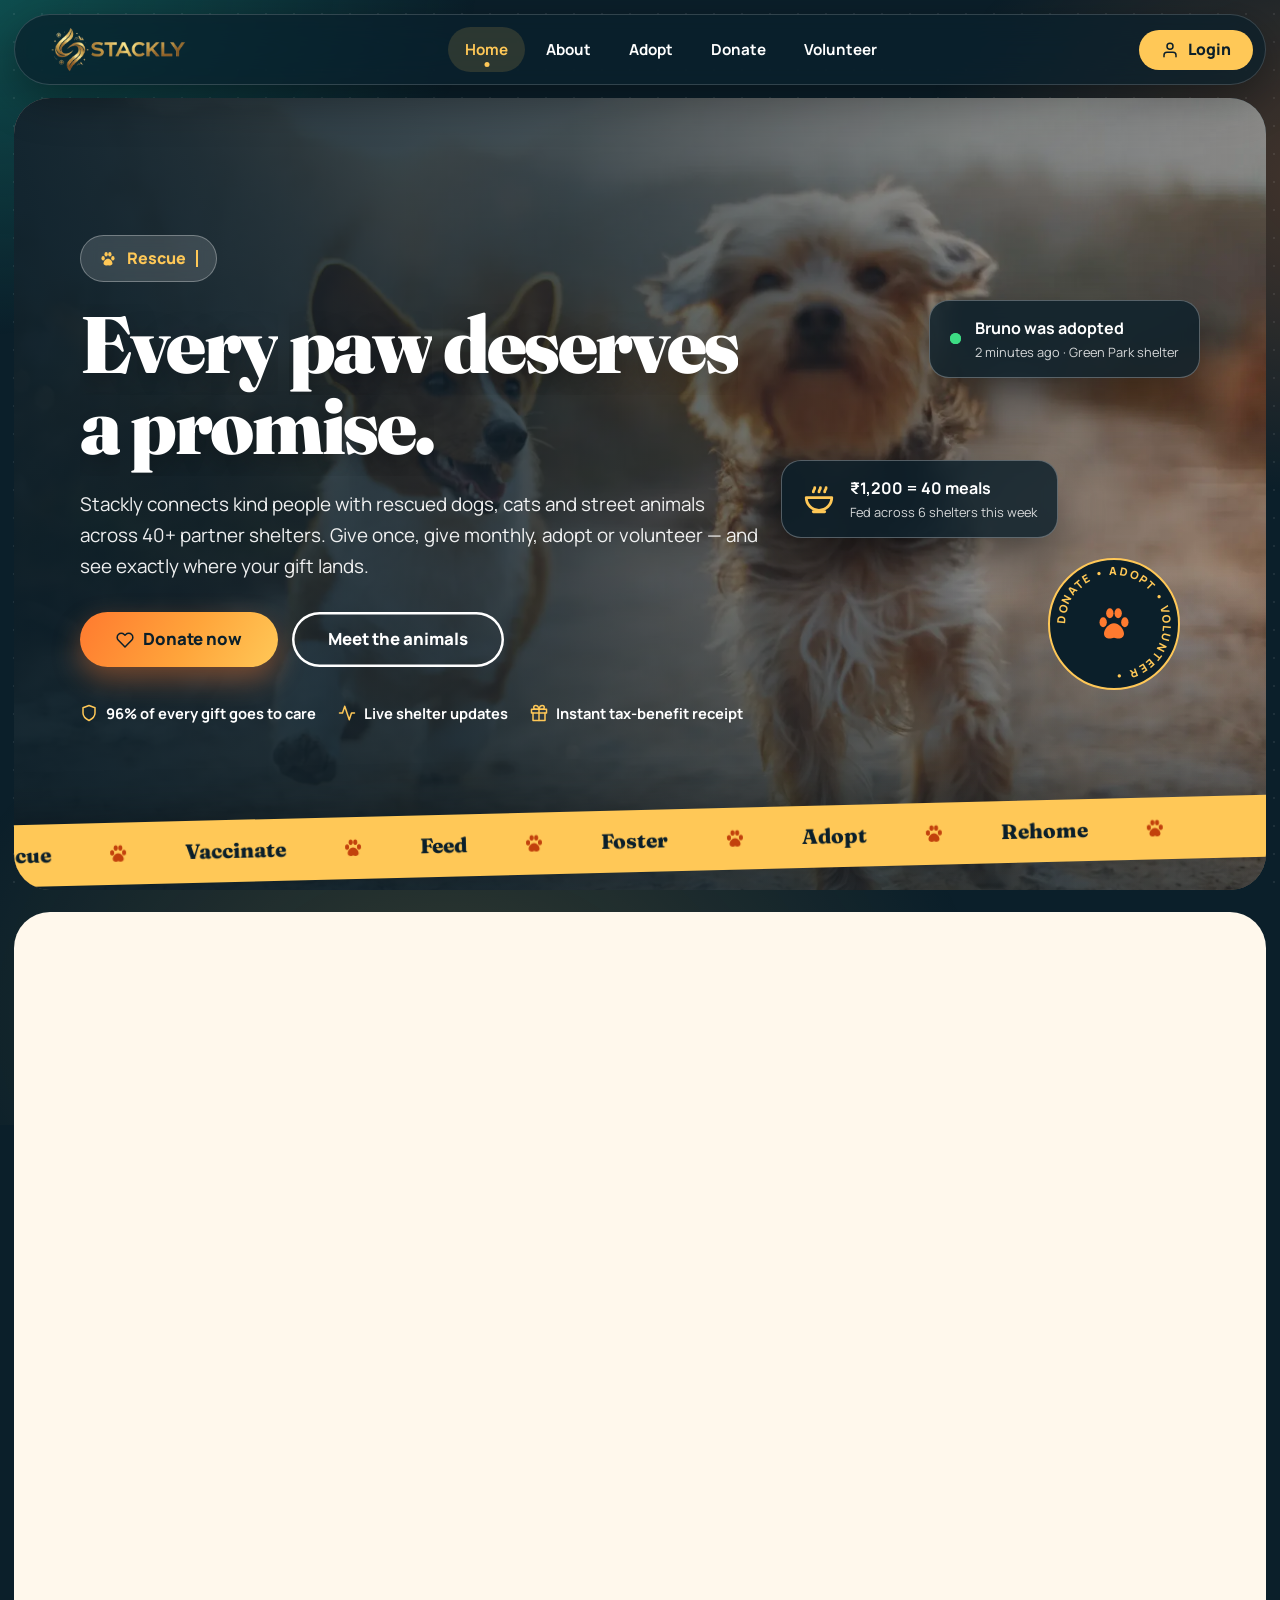
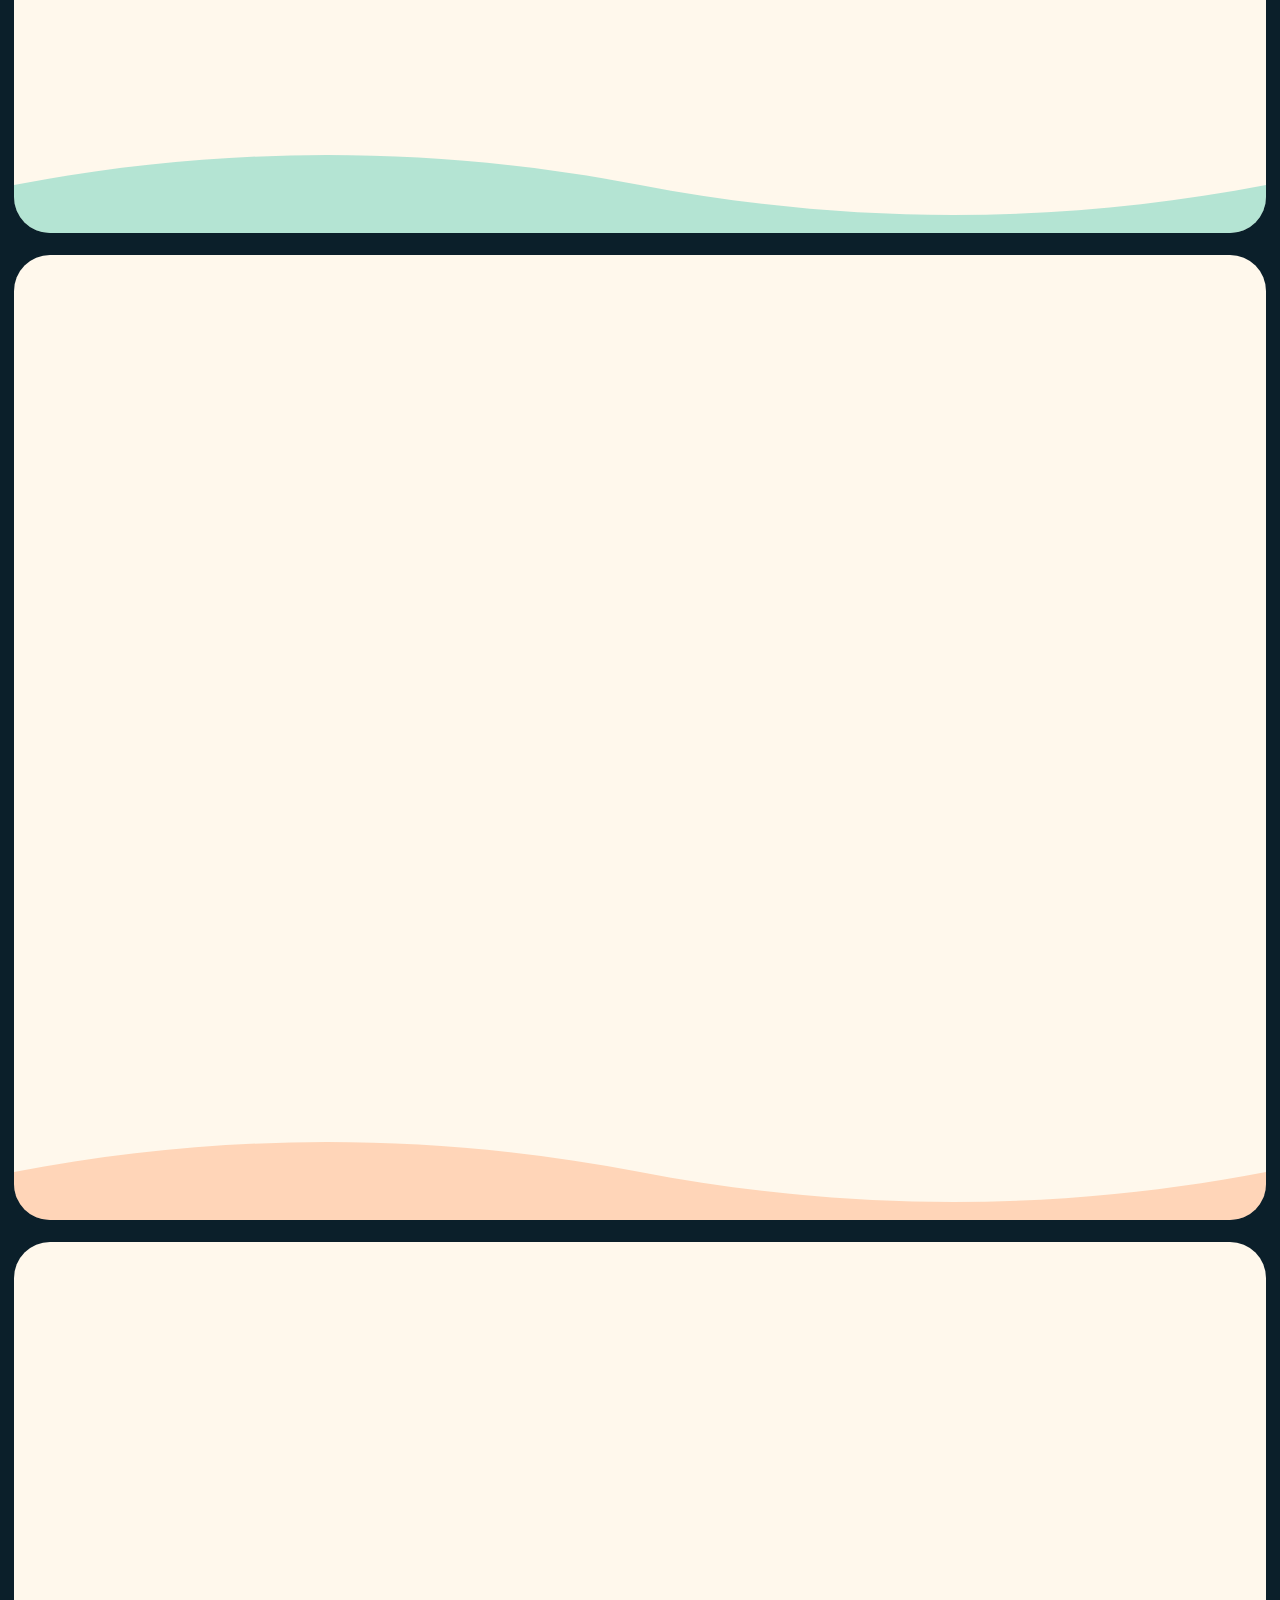
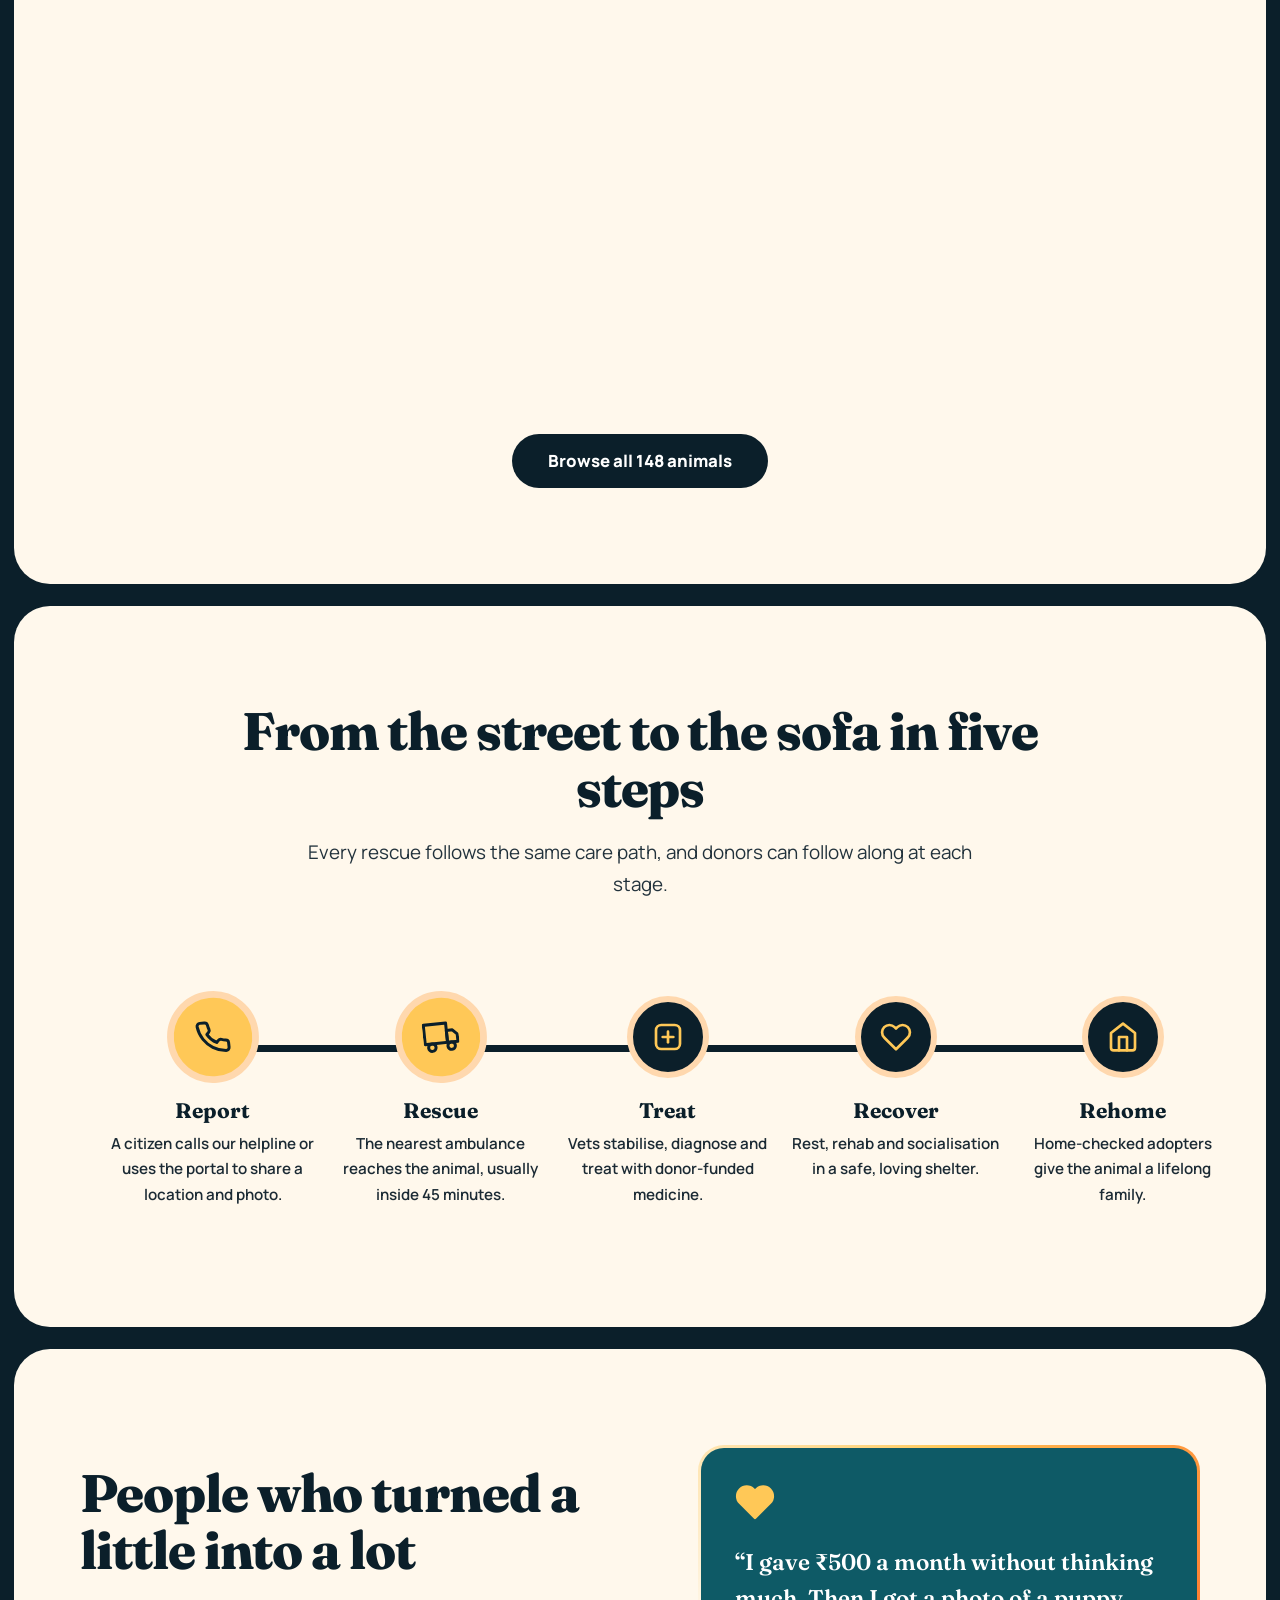
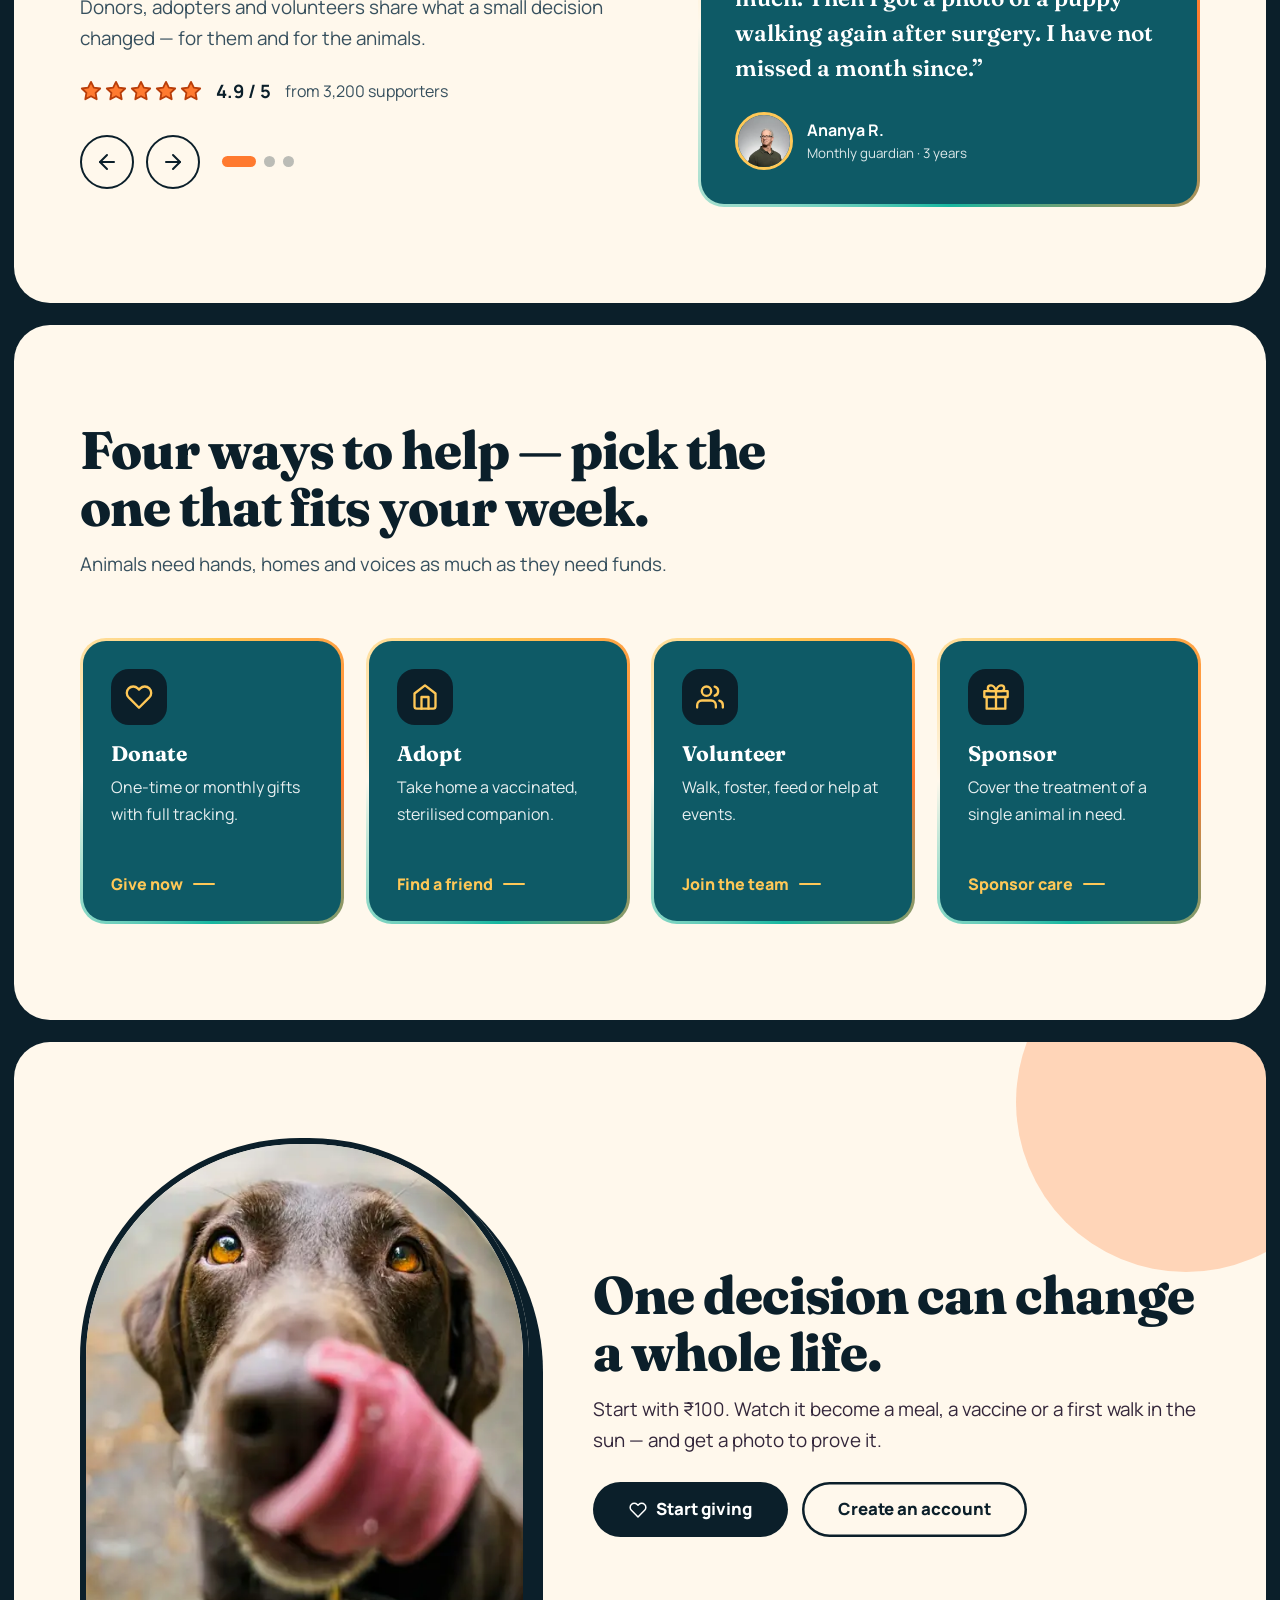
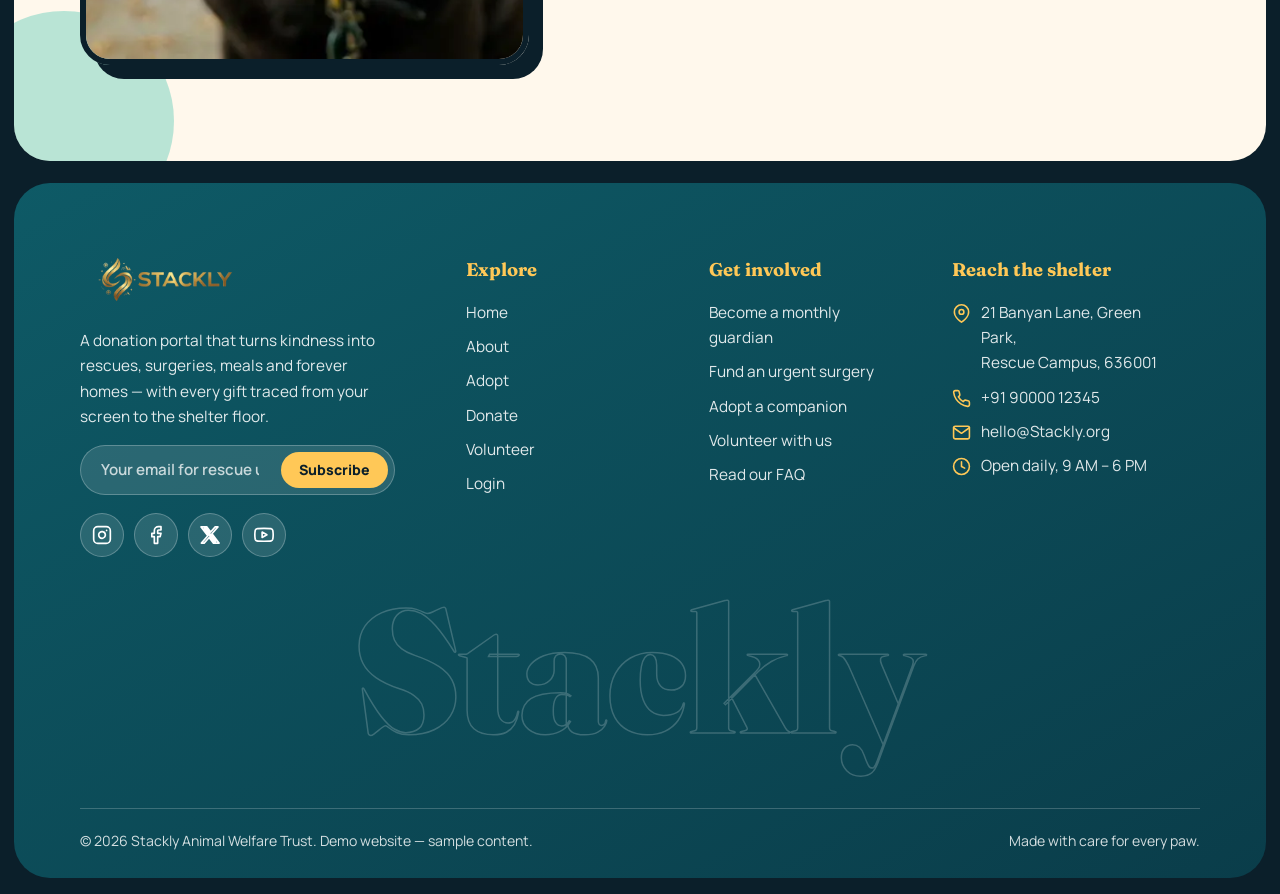
<file: index.html>
<!DOCTYPE html>
<html lang="en" class="no-js">
<head>
<meta charset="UTF-8">
<meta name="viewport" content="width=device-width, initial-scale=1">
<title>Stackly — Animal Welfare Donation Portal</title>
<meta name="description" content="Donate, adopt or volunteer. Stackly turns kindness into rescues, medical care, meals and forever homes for street and shelter animals.">
<link rel="preconnect" href="https://fonts.googleapis.com">
<link rel="preconnect" href="https://fonts.gstatic.com" crossorigin>
<link href="https://fonts.googleapis.com/css2?family=Fraunces:opsz,wght@9..144,600;9..144,800;9..144,900&family=Manrope:wght@500;600;700;800&display=swap" rel="stylesheet">
<link rel="stylesheet" href="css/base.css">
<link rel="stylesheet" href="css/home.css">
</head>
<body data-page="home">
<script>document.documentElement.classList.remove('no-js')</script>
<div id="site-header"></div>

<main>
  <!-- 1 · HERO -->
  <section class="sec hero" id="top" aria-label="Welcome to Stackly">
    <img class="hero-img" src="images/pet1.webp" alt="Two rescued dogs running happily along a beach" fetchpriority="high">
    <div class="hero-shade"></div>
    <div class="wrap hero-in">
      <div class="hero-copy">
        <p class="hero-pill"><i data-i="paw"></i><span id="typed">Rescue</span><span class="caret"></span></p>
        <h1 class="h1" data-split>Every paw deserves a promise.</h1>
        <p class="lead">Stackly connects kind people with rescued dogs, cats and street animals across 40+ partner shelters. Give once, give monthly, adopt or volunteer — and see exactly where your gift lands.</p>
        <div class="hero-cta">
          <a class="btn btn-primary btn-lg mag" href="error.html"><i data-i="heart"></i>Donate now</a>
          <a class="btn btn-ghost btn-lg" href="error.html">Meet the animals</a>
        </div>
        <ul class="hero-trust">
          <li><i data-i="shield"></i>96% of every gift goes to care</li>
          <li><i data-i="pulse"></i>Live shelter updates</li>
          <li><i data-i="gift"></i>Instant tax-benefit receipt</li>
        </ul>
      </div>
      <div class="hero-chips" aria-hidden="true">
        <div class="chip chip-a"><span class="pulse-dot"></span><div><b>Bruno was adopted</b><small>2 minutes ago · Green Park shelter</small></div></div>
        <div class="chip chip-b"><i data-i="bowl"></i><div><b>₹1,200 = 40 meals</b><small>Fed across 6 shelters this week</small></div></div>
        <div class="badge-spin">
          <svg class="ring" viewBox="0 0 120 120"><defs><path id="circ" d="M60,60 m-46,0 a46,46 0 1,1 92,0 a46,46 0 1,1 -92,0"/></defs><text><textPath href="#circ">DONATE • ADOPT • VOLUNTEER • </textPath></text></svg>
          <i data-i="paw"></i>
        </div>
      </div>
    </div>
    <div class="marq hero-marq" aria-hidden="true">
      <div class="marq-track">
        <span>Rescue</span><i data-i="paw"></i><span>Vaccinate</span><i data-i="paw"></i><span>Feed</span><i data-i="paw"></i><span>Foster</span><i data-i="paw"></i><span>Adopt</span><i data-i="paw"></i><span>Rehome</span><i data-i="paw"></i>
      </div>
    </div>
  </section>

  <!-- 2 · IMPACT -->
  <section class="sec bg-paper impact" id="impact">
    <div class="wrap">
      <div class="sec-head center rv">
        <h2 class="h2">Kindness, counted.</h2>
        <p class="lead muted">We publish our numbers every month, so supporters can watch their generosity turn into real animals, real treatment and real homes.</p>
      </div>
      <div class="bento">
        <article class="card h-card b-big rv-z">
          <div class="big-top"><span class="icon-badge"><i data-i="paw"></i></span><span class="live"><span class="pulse-dot"></span>Live count</span></div>
          <div class="num" data-count="12480">0</div>
          <h3 class="h3">Animals rescued since 2012</h3>
          <p>From highway puppies to cyclone-hit strays, every rescue is logged with a photo, a vet chart and an adoption outcome.</p>
          <svg class="beat" viewBox="0 0 400 60" preserveAspectRatio="none" aria-hidden="true"><polyline points="0,32 70,32 90,32 105,8 122,54 138,20 150,32 230,32 250,32 265,10 282,52 298,22 310,32 400,32"/></svg>
        </article>
        <article class="card h-card rv-z" style="--d:.1s"><div class="num" data-count="38900">0</div><h3 class="h3">Vaccinations given</h3><p>Rabies, distemper and parvo shots at free camps.</p></article>
        <article class="card h-card rv-z" style="--d:.2s"><div class="num" data-prefix="₹" data-count="4.2" data-dec="1" data-suffix=" Cr">0</div><h3 class="h3">Raised and traced</h3><p>Every rupee has a receipt and a shelter tag.</p></article>
        <article class="card h-card rv-z" style="--d:.3s"><div class="num" data-count="96" data-suffix="%">0</div><h3 class="h3">Reaches animal care</h3><p>Only 4% covers payment and audit costs.</p></article>
        <article class="card h-card rv-z" style="--d:.4s"><div class="num" data-count="1860">0</div><h3 class="h3">Forever homes in 2026</h3><p>Adopters are home-checked and followed up.</p></article>
      </div>
    </div>
    <svg class="waves" viewBox="0 0 2880 120" preserveAspectRatio="none" aria-hidden="true"><path d="M0 60 C240 10 480 10 720 60 S1200 110 1440 60 C1680 10 1920 10 2160 60 S2640 110 2880 60 V120 H0Z"/></svg>
  </section>

  <!-- 3 · HOW YOUR GIFT HELPS -->
  <section class="sec bg-paper help" id="help">
    <div class="wrap">
      <div class="split head-split">
        <div class="rv-l">
          <span class="tag"><i data-i="heart"></i>Your gift at work</span>
          <h2 class="h2">Four things your donation does before the week ends</h2>
        </div>
        <p class="lead muted rv-r">Choose an amount and we match it to the most urgent need in our network. Here is what typical gifts unlock right now.</p>
      </div>
      <div class="grid g4 help-grid">
        <article class="card h-card rv" style="--d:0s" data-tilt><span class="icon-badge"><i data-i="truck"></i></span><h3 class="h3">Emergency rescue</h3><p>Ambulance pickup and first-response care for an injured street animal, day or night.</p><span class="price">₹500</span></article>
        <article class="card h-card rv" style="--d:.1s" data-tilt><span class="icon-badge"><i data-i="med"></i></span><h3 class="h3">Medical care</h3><p>Vaccination, deworming, microchip and a full check-up so recovery starts right.</p><span class="price">₹1,500</span></article>
        <article class="card h-card rv" style="--d:.2s" data-tilt><span class="icon-badge"><i data-i="bowl"></i></span><h3 class="h3">Food and shelter</h3><p>Balanced meals, clean water and a warm kennel for one animal for ten days.</p><span class="price">₹300</span></article>
        <article class="card h-card rv" style="--d:.3s" data-tilt><span class="icon-badge"><i data-i="home"></i></span><h3 class="h3">Rehoming</h3><p>Training, sterilisation and careful adopter matching that lasts a lifetime.</p><span class="price">₹800</span></article>
      </div>
      <div class="center rv" style="margin-top:44px"><a class="btn btn-dark btn-lg" href="error.html">See what your amount can do</a></div>
    </div>
    <svg class="waves peachw" viewBox="0 0 2880 120" preserveAspectRatio="none" aria-hidden="true"><path d="M0 60 C240 10 480 10 720 60 S1200 110 1440 60 C1680 10 1920 10 2160 60 S2640 110 2880 60 V120 H0Z"/></svg>
  </section>

  <!-- 4 · FEATURED ANIMALS -->
  <section class="sec bg-paper featured" id="featured">
    <div class="wrap">
      <div class="sec-head center rv">
        <h2 class="h2">Meet the ones waiting for you</h2>
        <p class="lead muted">Vaccinated, sterilised and ready to cuddle. Sponsor their care today or take them home tomorrow.</p>
      </div>
      <div class="grid g4 pets">
        <article class="card h-card pet rv" style="--d:0s">
          <div class="pet-img"><img src="images/pet2.webp" alt="Bruno, a brown and white rescued dog looking up" loading="lazy"><span class="badge-u">Urgent</span><button class="fav" type="button" aria-label="Save Bruno"><i data-i="heart"></i></button></div>
          <h3 class="h3">Bruno</h3><p class="meta">Indie dog · 2 years · Male</p><p>Gentle, food-motivated and great with children.</p>
          <div class="row"><a class="btn btn-sun btn-sm" href="error.html">Adopt</a><a class="btn btn-ghost btn-sm" href="donate.html">Sponsor</a></div>
        </article>
        <article class="card h-card pet rv" style="--d:.1s">
          <div class="pet-img"><img src="images/pet3.webp" alt="Luna, a calm grey kitten" loading="lazy"><button class="fav" type="button" aria-label="Save Luna"><i data-i="heart"></i></button></div>
          <h3 class="h3">Luna</h3><p class="meta">Domestic cat · 1 year · Female</p><p>Shy at first, then endlessly affectionate on laps.</p>
          <div class="row"><a class="btn btn-sun btn-sm" href="error.html">Adopt</a><a class="btn btn-ghost btn-sm" href="donate.html">Sponsor</a></div>
        </article>
        <article class="card h-card pet rv" style="--d:.2s">
          <div class="pet-img"><img src="images/pet4.webp" alt="Milo, a happy dog with an open mouth" loading="lazy"><span class="badge-u">Recovering</span><button class="fav" type="button" aria-label="Save Milo"><i data-i="heart"></i></button></div>
          <h3 class="h3">Milo</h3><p class="meta">Beagle mix · 1 year · Male</p><p>Bounced back from a leg surgery and now wants to run.</p>
          <div class="row"><a class="btn btn-sun btn-sm" href="error.html">Adopt</a><a class="btn btn-ghost btn-sm" href="donate.html">Sponsor</a></div>
        </article>
        <article class="card h-card pet rv" style="--d:.3s">
          <div class="pet-img"><img src="images/pet5.webp" alt="Coco, a curious young cat" loading="lazy"><button class="fav" type="button" aria-label="Save Coco"><i data-i="heart"></i></button></div>
          <h3 class="h3">Coco</h3><p class="meta">Kitten · 5 months · Female</p><p>Playful explorer who loves feather toys and sunny windows.</p>
          <div class="row"><a class="btn btn-sun btn-sm" href="error.html">Adopt</a><a class="btn btn-ghost btn-sm" href="donate.html">Sponsor</a></div>
        </article>
      </div>
      <div class="center rv" style="margin-top:44px"><a class="btn btn-dark btn-lg" href="error.html">Browse all 148 animals</a></div>
    </div>
  </section>

  <!-- 5 · RESCUE JOURNEY -->
  <section class="sec bg-paper journey" id="journey">
    <div class="wrap">
      <div class="sec-head center rv">
        <h2 class="h2">From the street to the sofa in five steps</h2>
        <p class="lead" style="color:#22323C">Every rescue follows the same care path, and donors can follow along at each stage.</p>
      </div>
      <div class="path" id="path">
        <div class="path-line"><span id="pathFill"></span><i class="walker" id="walker"></i></div>
        <ol class="path-steps">
          <li class="rv" style="--d:.05s"><span class="node"><i data-i="phone"></i></span><h3 class="h3">Report</h3><p>A citizen calls our helpline or uses the portal to share a location and photo.</p></li>
          <li class="rv" style="--d:.18s"><span class="node"><i data-i="truck"></i></span><h3 class="h3">Rescue</h3><p>The nearest ambulance reaches the animal, usually inside 45 minutes.</p></li>
          <li class="rv" style="--d:.31s"><span class="node"><i data-i="med"></i></span><h3 class="h3">Treat</h3><p>Vets stabilise, diagnose and treat with donor-funded medicine.</p></li>
          <li class="rv" style="--d:.44s"><span class="node"><i data-i="heart"></i></span><h3 class="h3">Recover</h3><p>Rest, rehab and socialisation in a safe, loving shelter.</p></li>
          <li class="rv" style="--d:.57s"><span class="node"><i data-i="home"></i></span><h3 class="h3">Rehome</h3><p>Home-checked adopters give the animal a lifelong family.</p></li>
        </ol>
      </div>
    </div>
  </section>

  <!-- 6 · STORIES -->
  <section class="sec bg-paper stories" id="stories">
    <div class="wrap split">
      <div class="rv-l">
        <h2 class="h2">People who turned a little into a lot</h2>
        <p class="lead muted">Donors, adopters and volunteers share what a small decision changed — for them and for the animals.</p>
        <div class="rating"><div class="stars" aria-hidden="true"><i data-i="star"></i><i data-i="star"></i><i data-i="star"></i><i data-i="star"></i><i data-i="star"></i></div><b>4.9 / 5</b><span class="muted">from 3,200 supporters</span></div>
        <div class="slide-ctl"><button class="ctl" id="prev" type="button" aria-label="Previous story"><i data-i="arrow" class="flip"></i></button><button class="ctl" id="next" type="button" aria-label="Next story"><i data-i="arrow"></i></button><div class="dots" id="dots"></div></div>
      </div>
      <div class="slider rv-r" id="slider">
        <article class="card h-card slide active">
          <i data-i="heart" class="q-ic"></i>
          <p class="quote">“I gave ₹500 a month without thinking much. Then I got a photo of a puppy walking again after surgery. I have not missed a month since.”</p>
          <div class="who"><img src="images/person1.webp" alt="Portrait of Ananya, monthly donor" loading="lazy"><div><b>Ananya R.</b><small>Monthly guardian · 3 years</small></div></div>
        </article>
        <article class="card h-card slide">
          <i data-i="heart" class="q-ic"></i>
          <p class="quote">“The home check was thorough and kind. Six months later Tara sleeps on my bed and the shelter still messages to ask how she is.”</p>
          <div class="who"><img src="images/person2.webp" alt="Portrait of Karthik, adopter" loading="lazy"><div><b>Karthik M.</b><small>Adopter of Tara</small></div></div>
        </article>
        <article class="card h-card slide">
          <i data-i="heart" class="q-ic"></i>
          <p class="quote">“Saturday feeding shifts are the best part of my week. You leave tired, covered in fur and happier than any weekend plan.”</p>
          <div class="who"><img src="images/person3.webp" alt="Portrait of Meera, volunteer" loading="lazy"><div><b>Meera S.</b><small>Volunteer · Feeding team</small></div></div>
        </article>
      </div>
    </div>
  </section>

  <!-- 7 · WAYS TO HELP -->
  <section class="sec bg-paper ways" id="ways">
    <div class="wrap">
      <div class="sec-head">
        <h2 class="h2">Four ways to help — pick the one that fits your week.</h2>
        <p class="lead muted">Animals need hands, homes and voices as much as they need funds.</p>
      </div>
      <div class="grid g4">
        <a class="card h-card way rv" style="--d:0s" href="donate.html"><span class="icon-badge"><i data-i="heart"></i></span><h3 class="h3">Donate</h3><p>One-time or monthly gifts with full tracking.</p><span class="go">Give now</span></a>
        <a class="card h-card way rv" style="--d:.1s" href="animals.html"><span class="icon-badge"><i data-i="home"></i></span><h3 class="h3">Adopt</h3><p>Take home a vaccinated, sterilised companion.</p><span class="go">Find a friend</span></a>
        <a class="card h-card way rv" style="--d:.2s" href="volunteer.html"><span class="icon-badge"><i data-i="users"></i></span><h3 class="h3">Volunteer</h3><p>Walk, foster, feed or help at events.</p><span class="go">Join the team</span></a>
        <a class="card h-card way rv" style="--d:.3s" href="animals.html#urgent"><span class="icon-badge"><i data-i="gift"></i></span><h3 class="h3">Sponsor</h3><p>Cover the treatment of a single animal in need.</p><span class="go">Sponsor care</span></a>
      </div>
    </div>
  </section>

  <!-- 8 · CTA -->
  <section class="sec bg-paper join" id="join">
    <div class="wrap join-in">
      <div class="join-img rv-l"><img src="images/pet6.webp" alt="A golden dog resting its head, looking gently at the camera" loading="lazy"></div>
      <div class="rv-r">
        <h2 class="h2">One decision can change a whole life.</h2>
        <p class="lead" style="color:#33263A">Start with ₹100. Watch it become a meal, a vaccine or a first walk in the sun — and get a photo to prove it.</p>
        <div class="hero-cta"><a class="btn btn-dark btn-lg mag" href="error.html"><i data-i="heart"></i>Start giving</a><a class="btn btn-ghost btn-lg" href="error.html">Create an account</a></div>
      </div>
    </div>
  </section>
</main>

<div id="site-footer"></div>
<script src="js/common.js"></script>
<script src="js/home.js"></script>
</body>
</html>
</file>
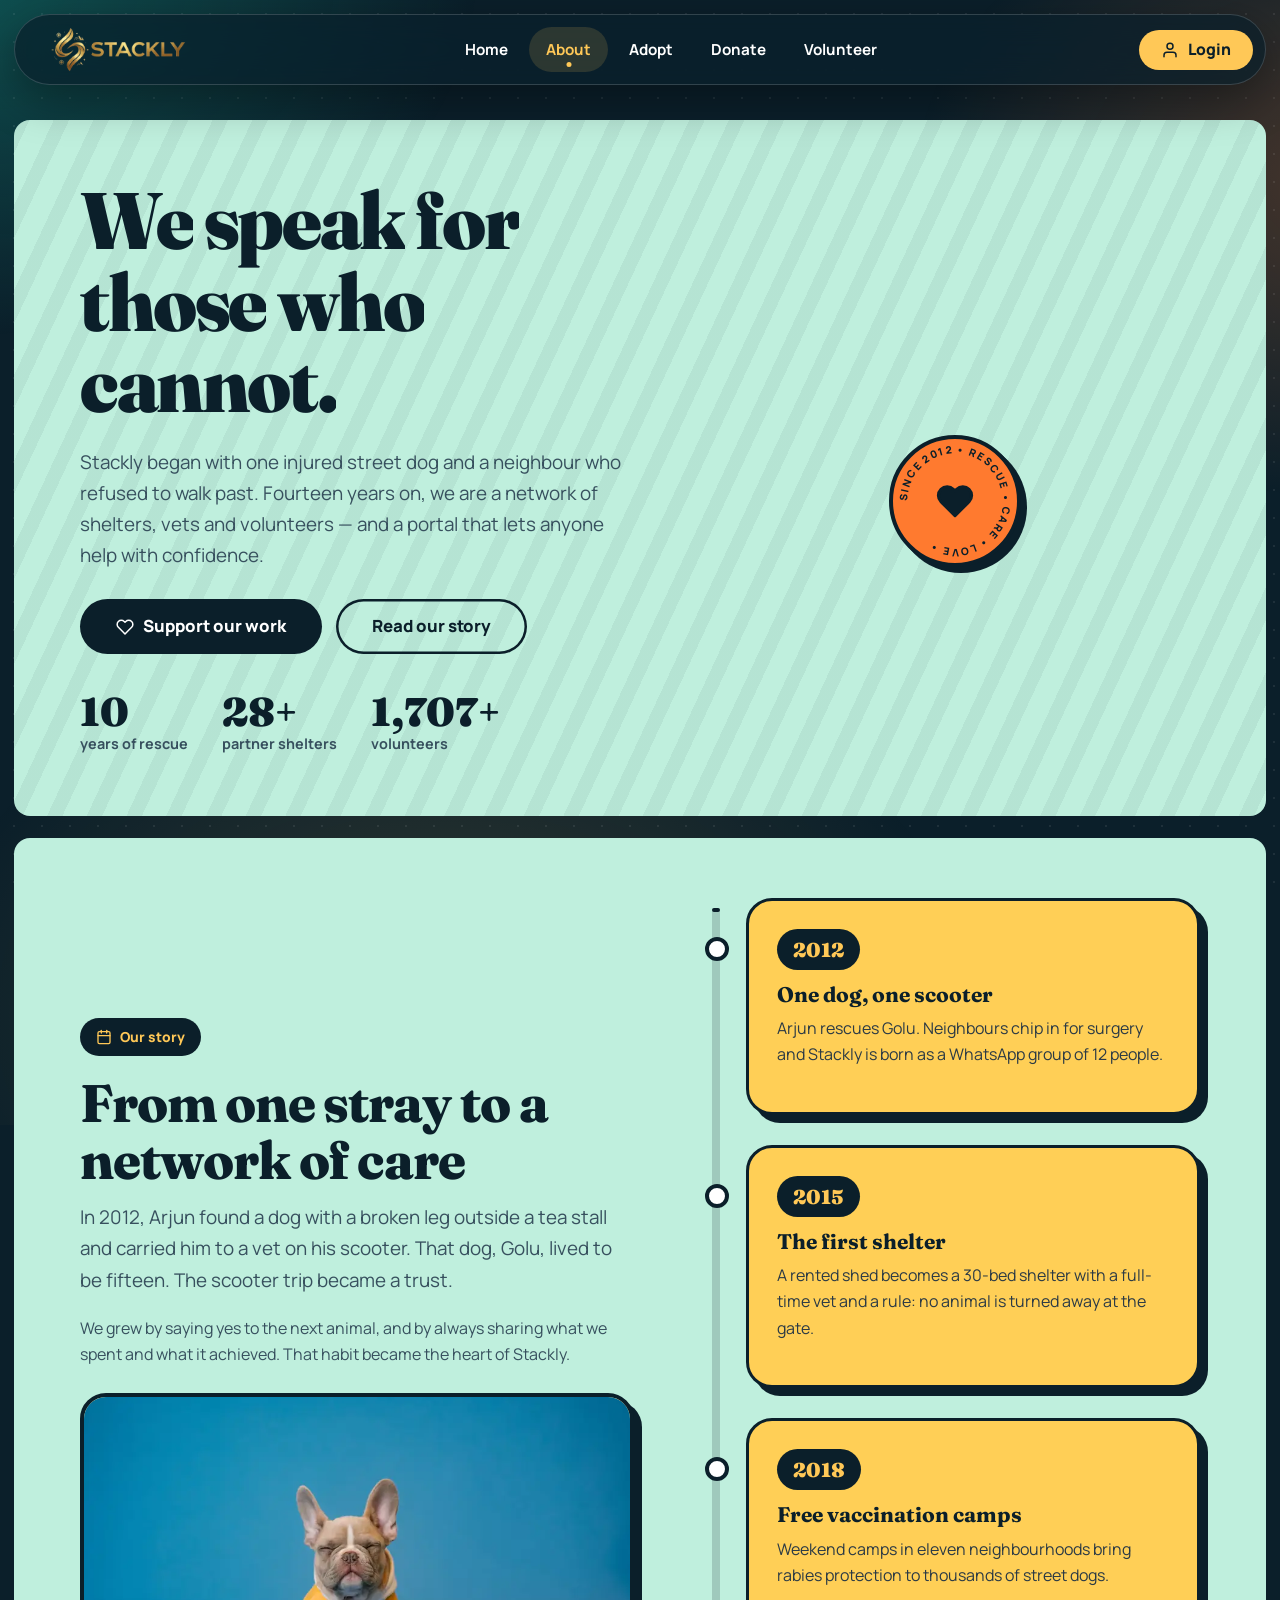
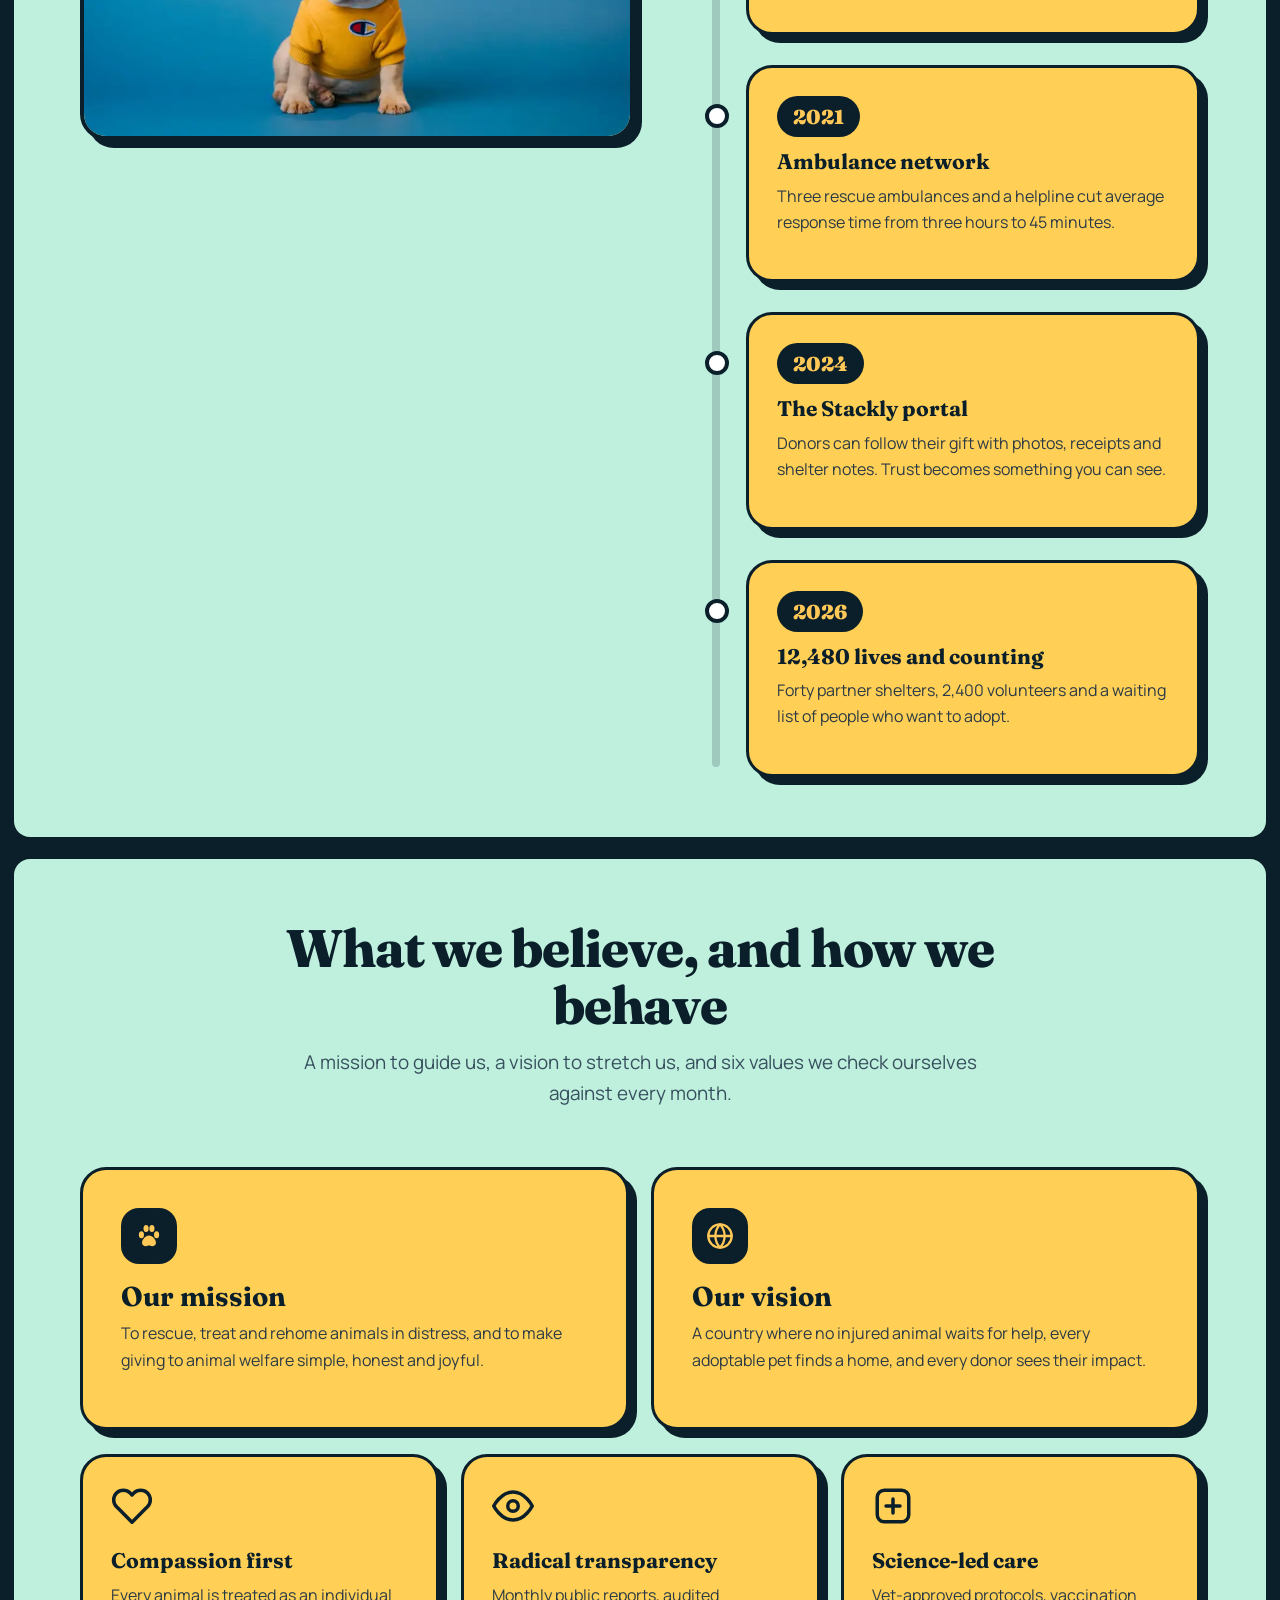
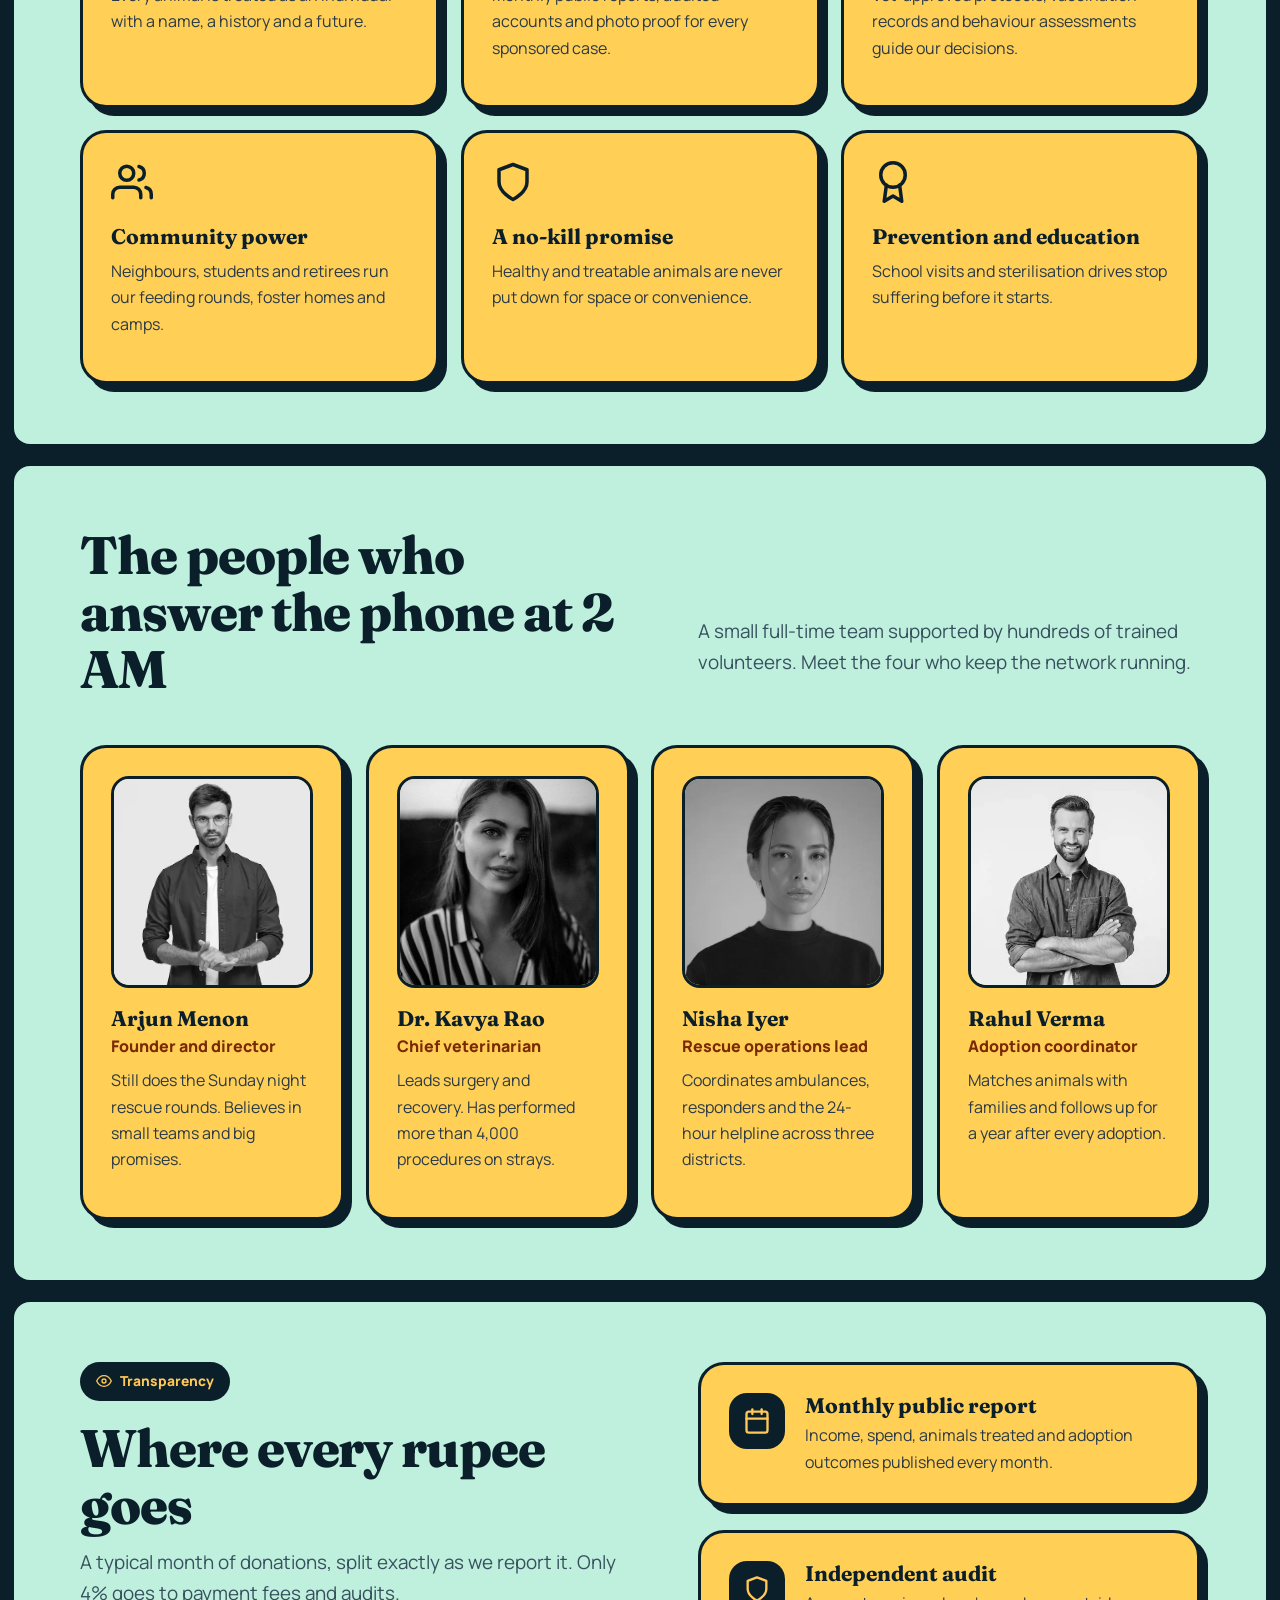
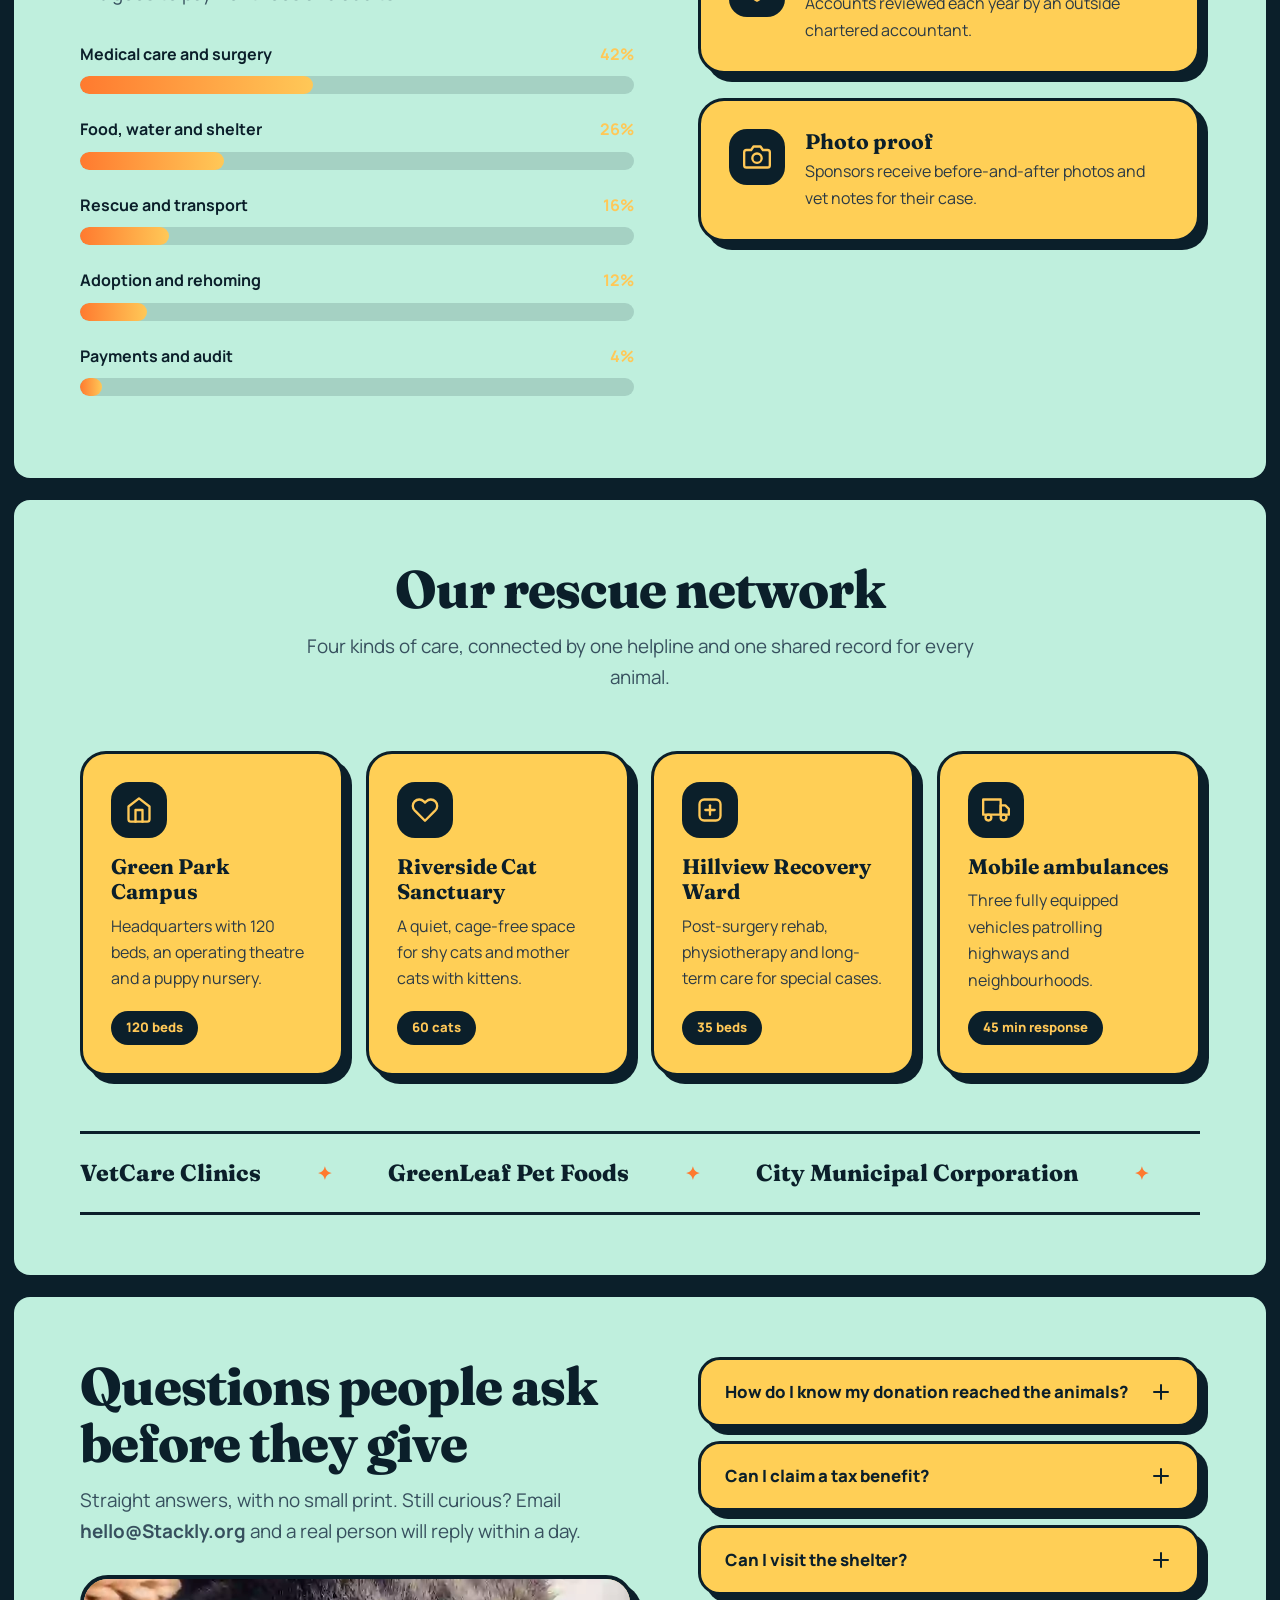
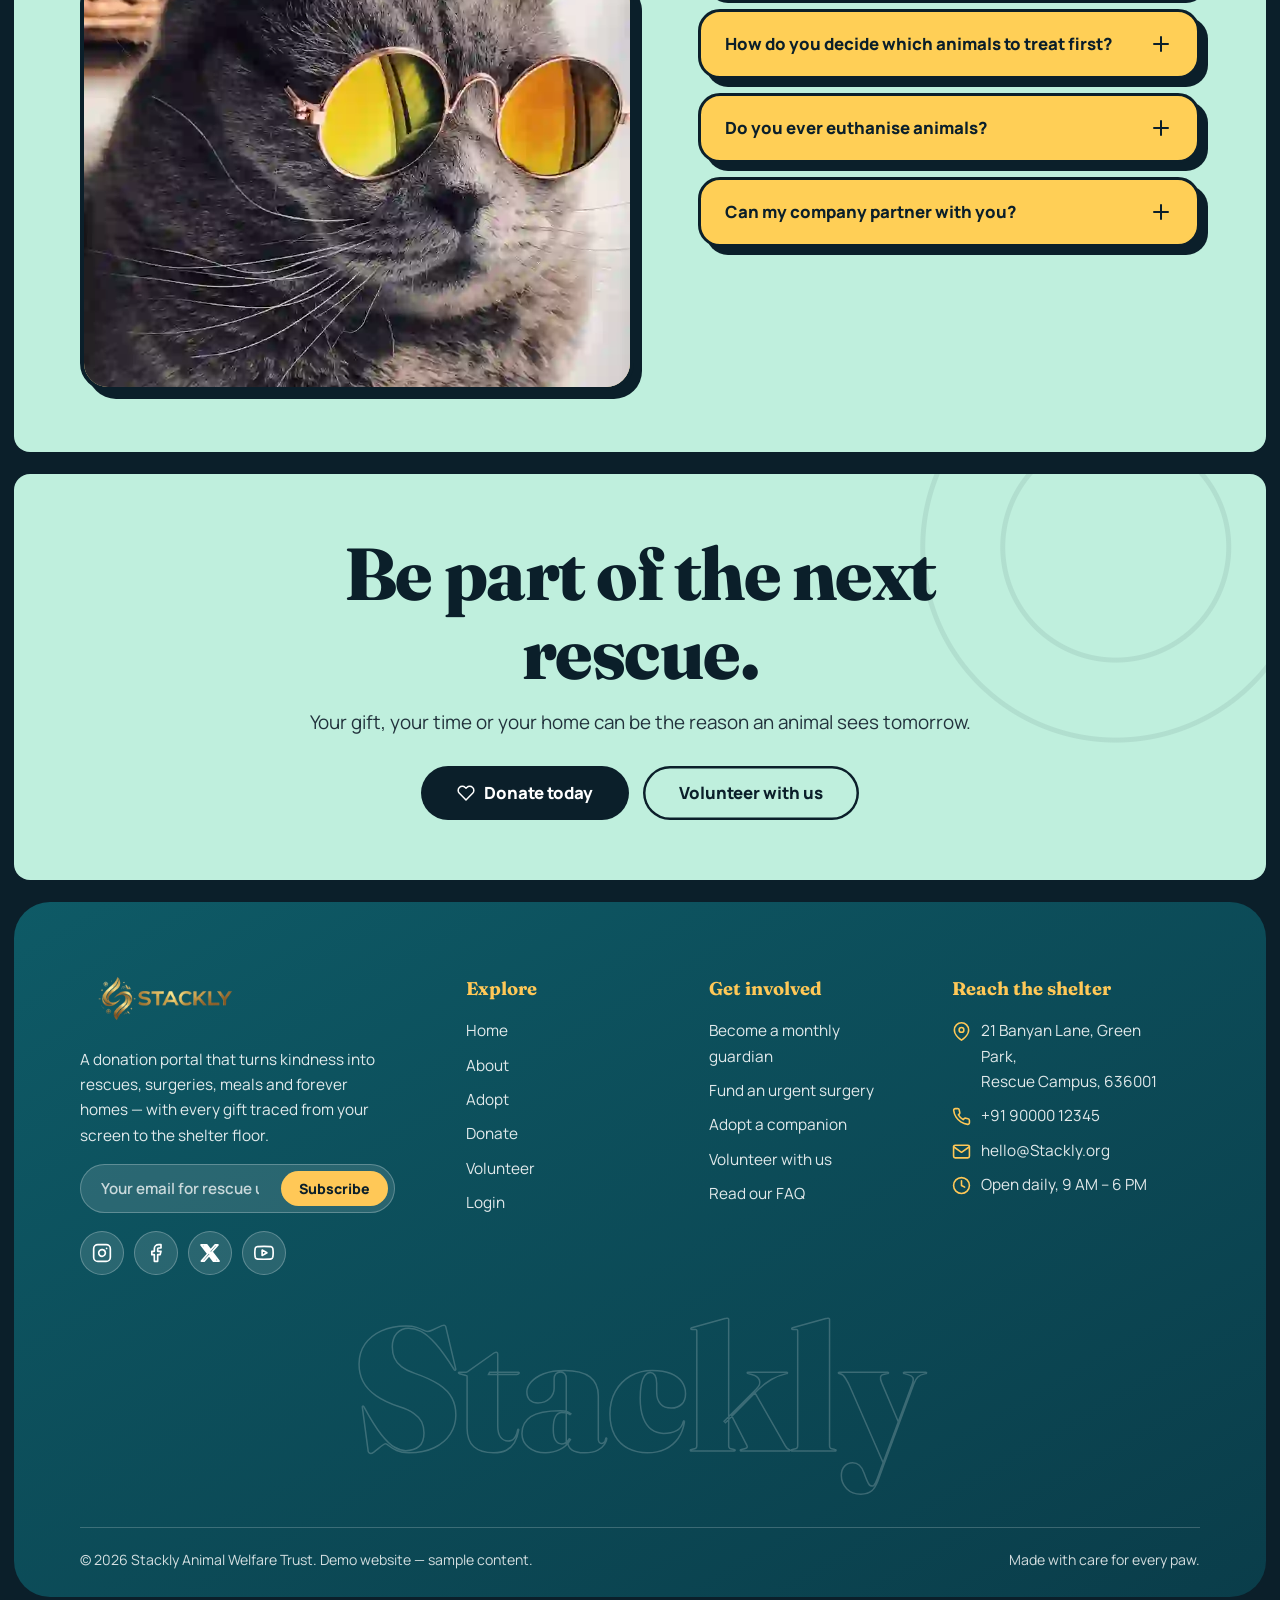
<file: about.html>
<!DOCTYPE html>
<html lang="en" class="no-js">
<head>
<meta charset="UTF-8">
<meta name="viewport" content="width=device-width, initial-scale=1">
<title>About Stackly — Our story, team and promise</title>
<meta name="description" content="Meet the people behind Stackly, learn how we spend every donation, and see how our rescue network cares for animals.">
<link rel="preconnect" href="https://fonts.googleapis.com">
<link rel="preconnect" href="https://fonts.gstatic.com" crossorigin>
<link href="https://fonts.googleapis.com/css2?family=Fraunces:opsz,wght@9..144,600;9..144,800;9..144,900&family=Manrope:wght@500;600;700;800&display=swap" rel="stylesheet">
<link rel="stylesheet" href="css/base.css">
<link rel="stylesheet" href="css/about.css">
</head>
<body data-page="about">
<script>document.documentElement.classList.remove('no-js')</script>
<div id="site-header"></div>

<main>
  <!-- 1 · HERO -->
  <section class="sec bg-mint diag a-hero" aria-label="About Stackly">
    <div class="stripes" aria-hidden="true"></div>
    <div class="wrap split">
      <div>
        <h1 class="h1" data-split>We speak for those who cannot.</h1>
        <p class="lead muted">Stackly began with one injured street dog and a neighbour who refused to walk past. Fourteen years on, we are a network of shelters, vets and volunteers — and a portal that lets anyone help with confidence.</p>
        <div class="row-btns">
          <a class="btn btn-dark btn-lg mag" href="error.html"><i data-i="heart"></i>Support our work</a>
          <a class="btn btn-ghost btn-lg" href="error.html">Read our story</a>
        </div>
        <ul class="mini-stats">
          <li><b data-count="14">0</b><span>years of rescue</span></li>
          <li><b data-count="40" data-suffix="+">0</b><span>partner shelters</span></li>
          <li><b data-count="2400" data-suffix="+">0</b><span>volunteers</span></li>
        </ul>
      </div>
      <div class="cluster" aria-hidden="false">
        <figure class="arch a1 wipe"><img src="images/pet7.webp" alt="A golden retriever smiling on the grass"></figure>
        <figure class="arch a2 wipe" style="--d:.25s"><img src="images/pet8.webp" alt="A close-up of a rescued cat with green eyes"></figure>
        <figure class="arch a3 wipe" style="--d:.5s"><img src="images/pet9.webp" alt="A pug looking up at the camera"></figure>
        <div class="seal"><svg class="ring" viewBox="0 0 120 120"><defs><path id="c2" d="M60,60 m-46,0 a46,46 0 1,1 92,0 a46,46 0 1,1 -92,0"/></defs><text><textPath href="#c2">SINCE 2012 • RESCUE • CARE • LOVE • </textPath></text></svg><i data-i="heart"></i></div>
      </div>
    </div>
  </section>

  <!-- 2 · STORY / TIMELINE -->
  <section class="sec bg-mint diag rev" id="story">
    <div class="wrap split tl-split">
      <div class="story-left rv-l">
        <span class="tag"><i data-i="calendar"></i>Our story</span>
        <h2 class="h2">From one stray to a network of care</h2>
        <p class="lead muted">In 2012, Arjun found a dog with a broken leg outside a tea stall and carried him to a vet on his scooter. That dog, Golu, lived to be fifteen. The scooter trip became a trust.</p>
        <p class="muted">We grew by saying yes to the next animal, and by always sharing what we spent and what it achieved. That habit became the heart of Stackly.</p>
        <div class="story-img"><img src="images/pet10.webp" alt="A friendly rescued dog sitting outdoors" loading="lazy"></div>
      </div>
      <div class="tl" id="tl">
        <div class="tl-line"><span id="tlFill"></span></div>
        <article class="card n-card tl-item rv-r"><span class="yr">2012</span><h3 class="h3">One dog, one scooter</h3><p>Arjun rescues Golu. Neighbours chip in for surgery and Stackly is born as a WhatsApp group of 12 people.</p></article>
        <article class="card n-card tl-item rv-r"><span class="yr">2015</span><h3 class="h3">The first shelter</h3><p>A rented shed becomes a 30-bed shelter with a full-time vet and a rule: no animal is turned away at the gate.</p></article>
        <article class="card n-card tl-item rv-r"><span class="yr">2018</span><h3 class="h3">Free vaccination camps</h3><p>Weekend camps in eleven neighbourhoods bring rabies protection to thousands of street dogs.</p></article>
        <article class="card n-card tl-item rv-r"><span class="yr">2021</span><h3 class="h3">Ambulance network</h3><p>Three rescue ambulances and a helpline cut average response time from three hours to 45 minutes.</p></article>
        <article class="card n-card tl-item rv-r"><span class="yr">2024</span><h3 class="h3">The Stackly portal</h3><p>Donors can follow their gift with photos, receipts and shelter notes. Trust becomes something you can see.</p></article>
        <article class="card n-card tl-item rv-r"><span class="yr">2026</span><h3 class="h3">12,480 lives and counting</h3><p>Forty partner shelters, 2,400 volunteers and a waiting list of people who want to adopt.</p></article>
      </div>
    </div>
  </section>

  <!-- 3 · MISSION + VALUES -->
  <section class="sec bg-mint diag" id="values">
    <div class="wrap">
      <div class="sec-head center rv">
        <h2 class="h2">What we believe, and how we behave</h2>
        <p class="lead muted">A mission to guide us, a vision to stretch us, and six values we check ourselves against every month.</p>
      </div>
      <div class="grid g2 mv">
        <article class="card n-card mv-card rv-l"><span class="icon-badge"><i data-i="paw"></i></span><h3 class="h3">Our mission</h3><p>To rescue, treat and rehome animals in distress, and to make giving to animal welfare simple, honest and joyful.</p></article>
        <article class="card n-card mv-card rv-r"><span class="icon-badge"><i data-i="globe"></i></span><h3 class="h3">Our vision</h3><p>A country where no injured animal waits for help, every adoptable pet finds a home, and every donor sees their impact.</p></article>
      </div>
      <div class="grid g3 values">
        <article class="card n-card val rv" style="--d:0s" data-tilt><i data-i="heart"></i><h3 class="h3">Compassion first</h3><p>Every animal is treated as an individual with a name, a history and a future.</p></article>
        <article class="card n-card val rv" style="--d:.08s" data-tilt><i data-i="eye"></i><h3 class="h3">Radical transparency</h3><p>Monthly public reports, audited accounts and photo proof for every sponsored case.</p></article>
        <article class="card n-card val rv" style="--d:.16s" data-tilt><i data-i="med"></i><h3 class="h3">Science-led care</h3><p>Vet-approved protocols, vaccination records and behaviour assessments guide our decisions.</p></article>
        <article class="card n-card val rv" style="--d:.24s" data-tilt><i data-i="users"></i><h3 class="h3">Community power</h3><p>Neighbours, students and retirees run our feeding rounds, foster homes and camps.</p></article>
        <article class="card n-card val rv" style="--d:.32s" data-tilt><i data-i="shield"></i><h3 class="h3">A no-kill promise</h3><p>Healthy and treatable animals are never put down for space or convenience.</p></article>
        <article class="card n-card val rv" style="--d:.4s" data-tilt><i data-i="award"></i><h3 class="h3">Prevention and education</h3><p>School visits and sterilisation drives stop suffering before it starts.</p></article>
      </div>
    </div>
  </section>

  <!-- 4 · TEAM -->
  <section class="sec bg-mint diag rev" id="team">
    <div class="wrap">
      <div class="split head-split">
        <div class="rv-l"><h2 class="h2">The people who answer the phone at 2 AM</h2></div>
        <p class="lead muted rv-r">A small full-time team supported by hundreds of trained volunteers. Meet the four who keep the network running.</p>
      </div>
      <div class="grid g4 team">
        <article class="card n-card mem rv" style="--d:0s"><div class="photo"><img src="images/team1.webp" alt="Portrait of Arjun Menon, founder" loading="lazy"></div><h3 class="h3">Arjun Menon</h3><p class="role">Founder and director</p><p>Still does the Sunday night rescue rounds. Believes in small teams and big promises.</p></article>
        <article class="card n-card mem rv" style="--d:.1s"><div class="photo"><img src="images/person2.webp" alt="Portrait of Dr. Kavya Rao, chief veterinarian" loading="lazy"></div><h3 class="h3">Dr. Kavya Rao</h3><p class="role">Chief veterinarian</p><p>Leads surgery and recovery. Has performed more than 4,000 procedures on strays.</p></article>
        <article class="card n-card mem rv" style="--d:.2s"><div class="photo"><img src="images/person3.webp" alt="Portrait of Nisha Iyer, rescue operations lead" loading="lazy"></div><h3 class="h3">Nisha Iyer</h3><p class="role">Rescue operations lead</p><p>Coordinates ambulances, responders and the 24-hour helpline across three districts.</p></article>
        <article class="card n-card mem rv" style="--d:.3s"><div class="photo"><img src="images/team3.webp" alt="Portrait of Rahul Verma, adoption coordinator" loading="lazy"></div><h3 class="h3">Rahul Verma</h3><p class="role">Adoption coordinator</p><p>Matches animals with families and follows up for a year after every adoption.</p></article>
      </div>
    </div>
  </section>

  <!-- 5 · TRANSPARENCY -->
  <section class="sec bg-mint diag" id="trust">
    <div class="wrap split trust-split">
      <div class="rv-l">
        <span class="tag"><i data-i="eye"></i>Transparency</span>
        <h2 class="h2">Where every rupee goes</h2>
        <p class="lead muted">A typical month of donations, split exactly as we report it. Only 4% goes to payment fees and audits.</p>
        <div class="bars" id="bars">
          <div class="bar" data-v="42"><div class="lab"><span>Medical care and surgery</span><b>42%</b></div><div class="track"><i></i></div></div>
          <div class="bar" data-v="26"><div class="lab"><span>Food, water and shelter</span><b>26%</b></div><div class="track"><i></i></div></div>
          <div class="bar" data-v="16"><div class="lab"><span>Rescue and transport</span><b>16%</b></div><div class="track"><i></i></div></div>
          <div class="bar" data-v="12"><div class="lab"><span>Adoption and rehoming</span><b>12%</b></div><div class="track"><i></i></div></div>
          <div class="bar" data-v="4"><div class="lab"><span>Payments and audit</span><b>4%</b></div><div class="track"><i></i></div></div>
        </div>
      </div>
      <div class="trust-cards">
        <article class="card n-card rv-r" style="--d:0s"><span class="icon-badge"><i data-i="calendar"></i></span><h3 class="h3">Monthly public report</h3><p>Income, spend, animals treated and adoption outcomes published every month.</p></article>
        <article class="card n-card rv-r" style="--d:.12s"><span class="icon-badge"><i data-i="shield"></i></span><h3 class="h3">Independent audit</h3><p>Accounts reviewed each year by an outside chartered accountant.</p></article>
        <article class="card n-card rv-r" style="--d:.24s"><span class="icon-badge"><i data-i="camera"></i></span><h3 class="h3">Photo proof</h3><p>Sponsors receive before-and-after photos and vet notes for their case.</p></article>
      </div>
    </div>
  </section>

  <!-- 6 · NETWORK -->
  <section class="sec bg-mint diag rev" id="network">
    <div class="wrap">
      <div class="sec-head center rv">
        <h2 class="h2">Our rescue network</h2>
        <p class="lead muted">Four kinds of care, connected by one helpline and one shared record for every animal.</p>
      </div>
      <div class="grid g4 net">
        <article class="card n-card rv" style="--d:0s" data-tilt><span class="icon-badge"><i data-i="home"></i></span><h3 class="h3">Green Park Campus</h3><p>Headquarters with 120 beds, an operating theatre and a puppy nursery.</p><span class="chip-s">120 beds</span></article>
        <article class="card n-card rv" style="--d:.1s" data-tilt><span class="icon-badge"><i data-i="heart"></i></span><h3 class="h3">Riverside Cat Sanctuary</h3><p>A quiet, cage-free space for shy cats and mother cats with kittens.</p><span class="chip-s">60 cats</span></article>
        <article class="card n-card rv" style="--d:.2s" data-tilt><span class="icon-badge"><i data-i="med"></i></span><h3 class="h3">Hillview Recovery Ward</h3><p>Post-surgery rehab, physiotherapy and long-term care for special cases.</p><span class="chip-s">35 beds</span></article>
        <article class="card n-card rv" style="--d:.3s" data-tilt><span class="icon-badge"><i data-i="truck"></i></span><h3 class="h3">Mobile ambulances</h3><p>Three fully equipped vehicles patrolling highways and neighbourhoods.</p><span class="chip-s">45 min response</span></article>
      </div>
      <div class="partners marq" aria-label="Our partners">
        <div class="marq-track">
          <span>VetCare Clinics</span><span>GreenLeaf Pet Foods</span><span>City Municipal Corporation</span><span>SafeTail Logistics</span><span>Paws &amp; Co. Boutique</span><span>Sunrise Public School</span>
        </div>
      </div>
    </div>
  </section>

  <!-- 7 · FAQ -->
  <section class="sec bg-mint diag" id="faq">
    <div class="wrap split faq-split">
      <div class="rv-l">
        <h2 class="h2">Questions people ask before they give</h2>
        <p class="lead muted">Straight answers, with no small print. Still curious? Email <b>hello@Stackly.org</b> and a real person will reply within a day.</p>
        <div class="faq-img"><img src="images/pet11.webp" alt="A relaxed cat wearing sunglasses" loading="lazy"></div>
      </div>
      <div class="acc rv-r">
        <div class="acc-item card n-card"><button class="acc-q" aria-expanded="true">How do I know my donation reached the animals?<i data-i="plus"></i></button><div class="acc-a"><div><p>Every gift is tagged to a shelter and a purpose. You receive an instant receipt and, for sponsored cases, photo updates from the shelter team.</p></div></div></div>
        <div class="acc-item card n-card"><button class="acc-q" aria-expanded="false">Can I claim a tax benefit?<i data-i="plus"></i></button><div class="acc-a"><div><p>Each donation generates a receipt with our registration details. Whether you can claim a deduction depends on local law, so please check with your tax advisor.</p></div></div></div>
        <div class="acc-item card n-card"><button class="acc-q" aria-expanded="false">Can I visit the shelter?<i data-i="plus"></i></button><div class="acc-a"><div><p>Yes. Visiting hours are 9 AM to 6 PM every day. Book a slot through the volunteer page so we can plan the tour around feeding and surgery times.</p></div></div></div>
        <div class="acc-item card n-card"><button class="acc-q" aria-expanded="false">How do you decide which animals to treat first?<i data-i="plus"></i></button><div class="acc-a"><div><p>Our vets triage by urgency: life-threatening injuries first, then treatable illness, then routine care. Donations tagged to a case go to that case.</p></div></div></div>
        <div class="acc-item card n-card"><button class="acc-q" aria-expanded="false">Do you ever euthanise animals?<i data-i="plus"></i></button><div class="acc-a"><div><p>We follow a no-kill policy for healthy and treatable animals. Humane euthanasia is considered only when a senior vet certifies suffering that cannot be treated.</p></div></div></div>
        <div class="acc-item card n-card"><button class="acc-q" aria-expanded="false">Can my company partner with you?<i data-i="plus"></i></button><div class="acc-a"><div><p>Yes. We run CSR partnerships for vaccination camps, feeding drives and shelter upgrades, with impact reports your team can share.</p></div></div></div>
      </div>
    </div>
  </section>

  <!-- 8 · CTA -->
  <section class="sec bg-mint diag rev a-cta" id="join">
    <div class="wrap center">
      <h2 class="h2 rv">Be part of the next rescue.</h2>
      <p class="lead rv" style="margin-inline:auto;color:#22323C">Your gift, your time or your home can be the reason an animal sees tomorrow.</p>
      <div class="row-btns center-btns rv">
        <a class="btn btn-dark btn-lg mag" href="error.html"><i data-i="heart"></i>Donate today</a>
        <a class="btn btn-ghost btn-lg" href="error.html">Volunteer with us</a>
      </div>
    </div>
  </section>
</main>

<div id="site-footer"></div>
<script src="js/common.js"></script>
<script src="js/about.js"></script>
</body>
</html>
</file>
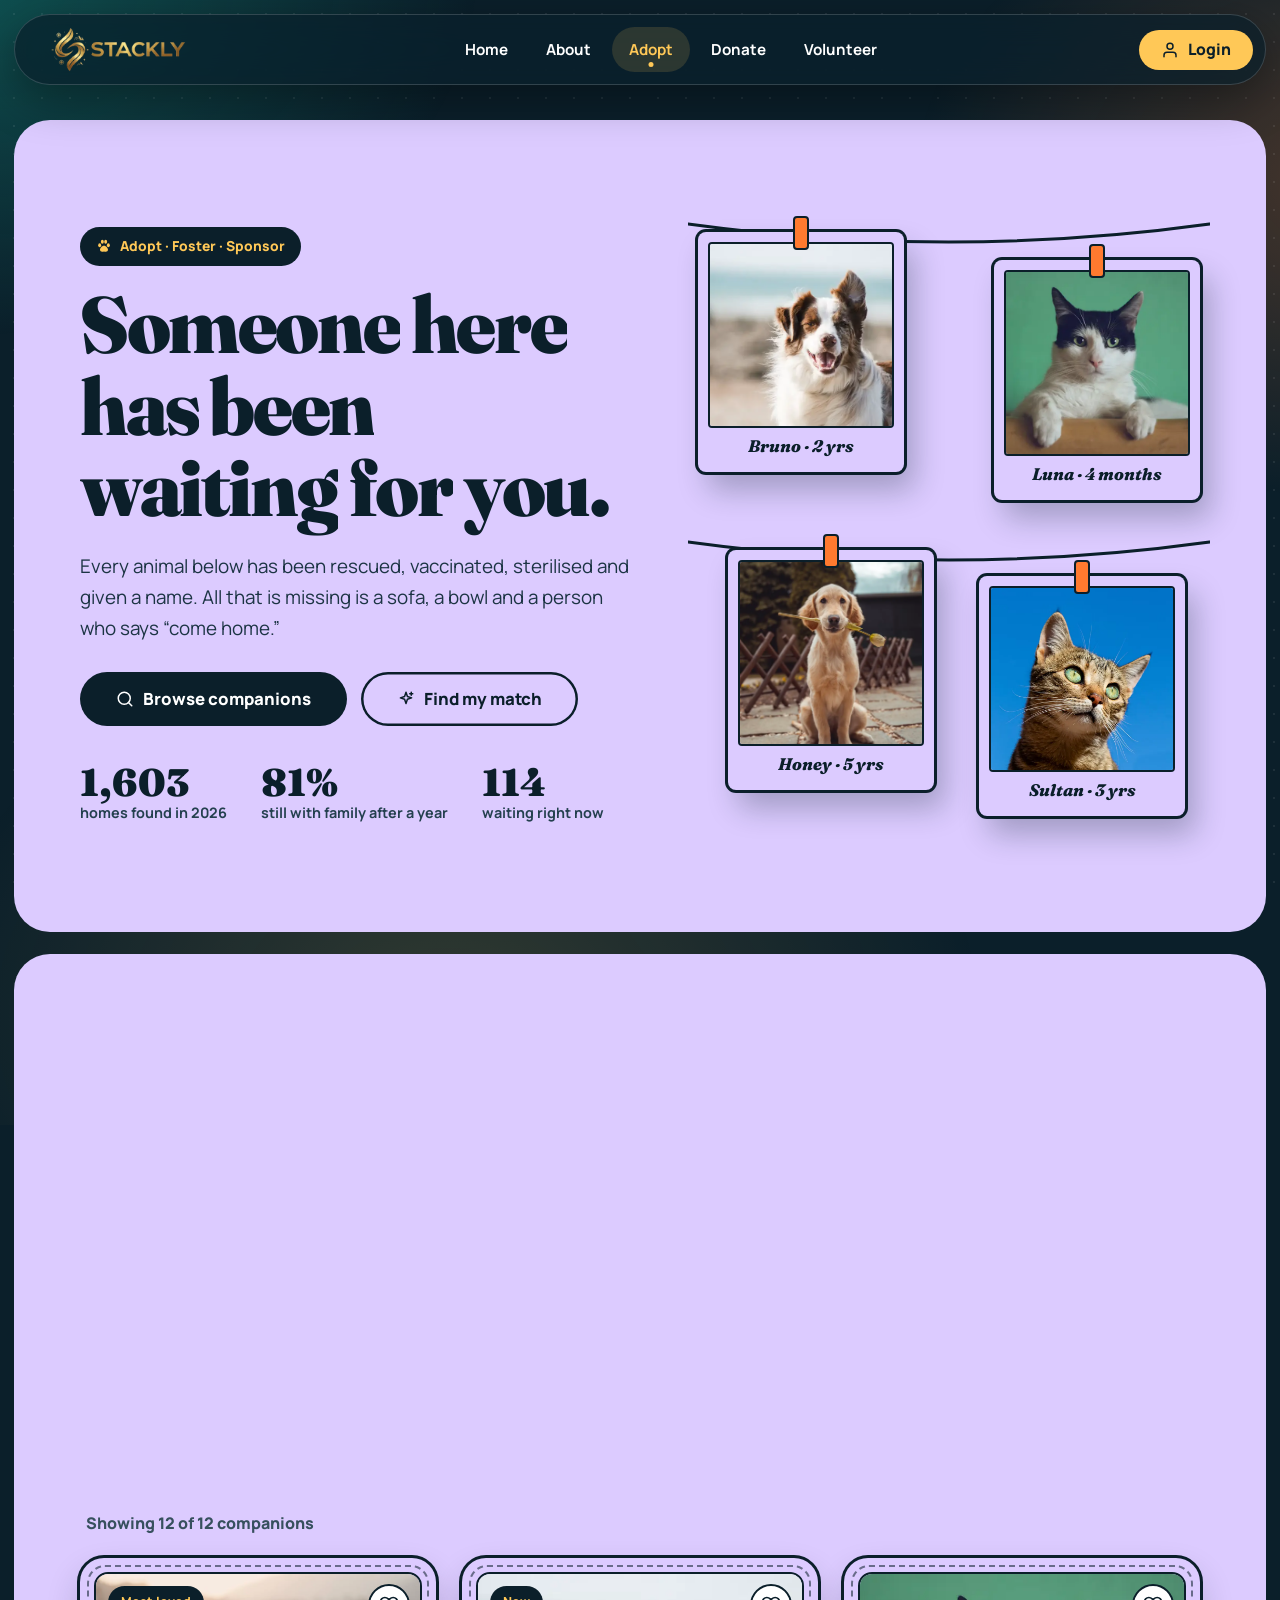
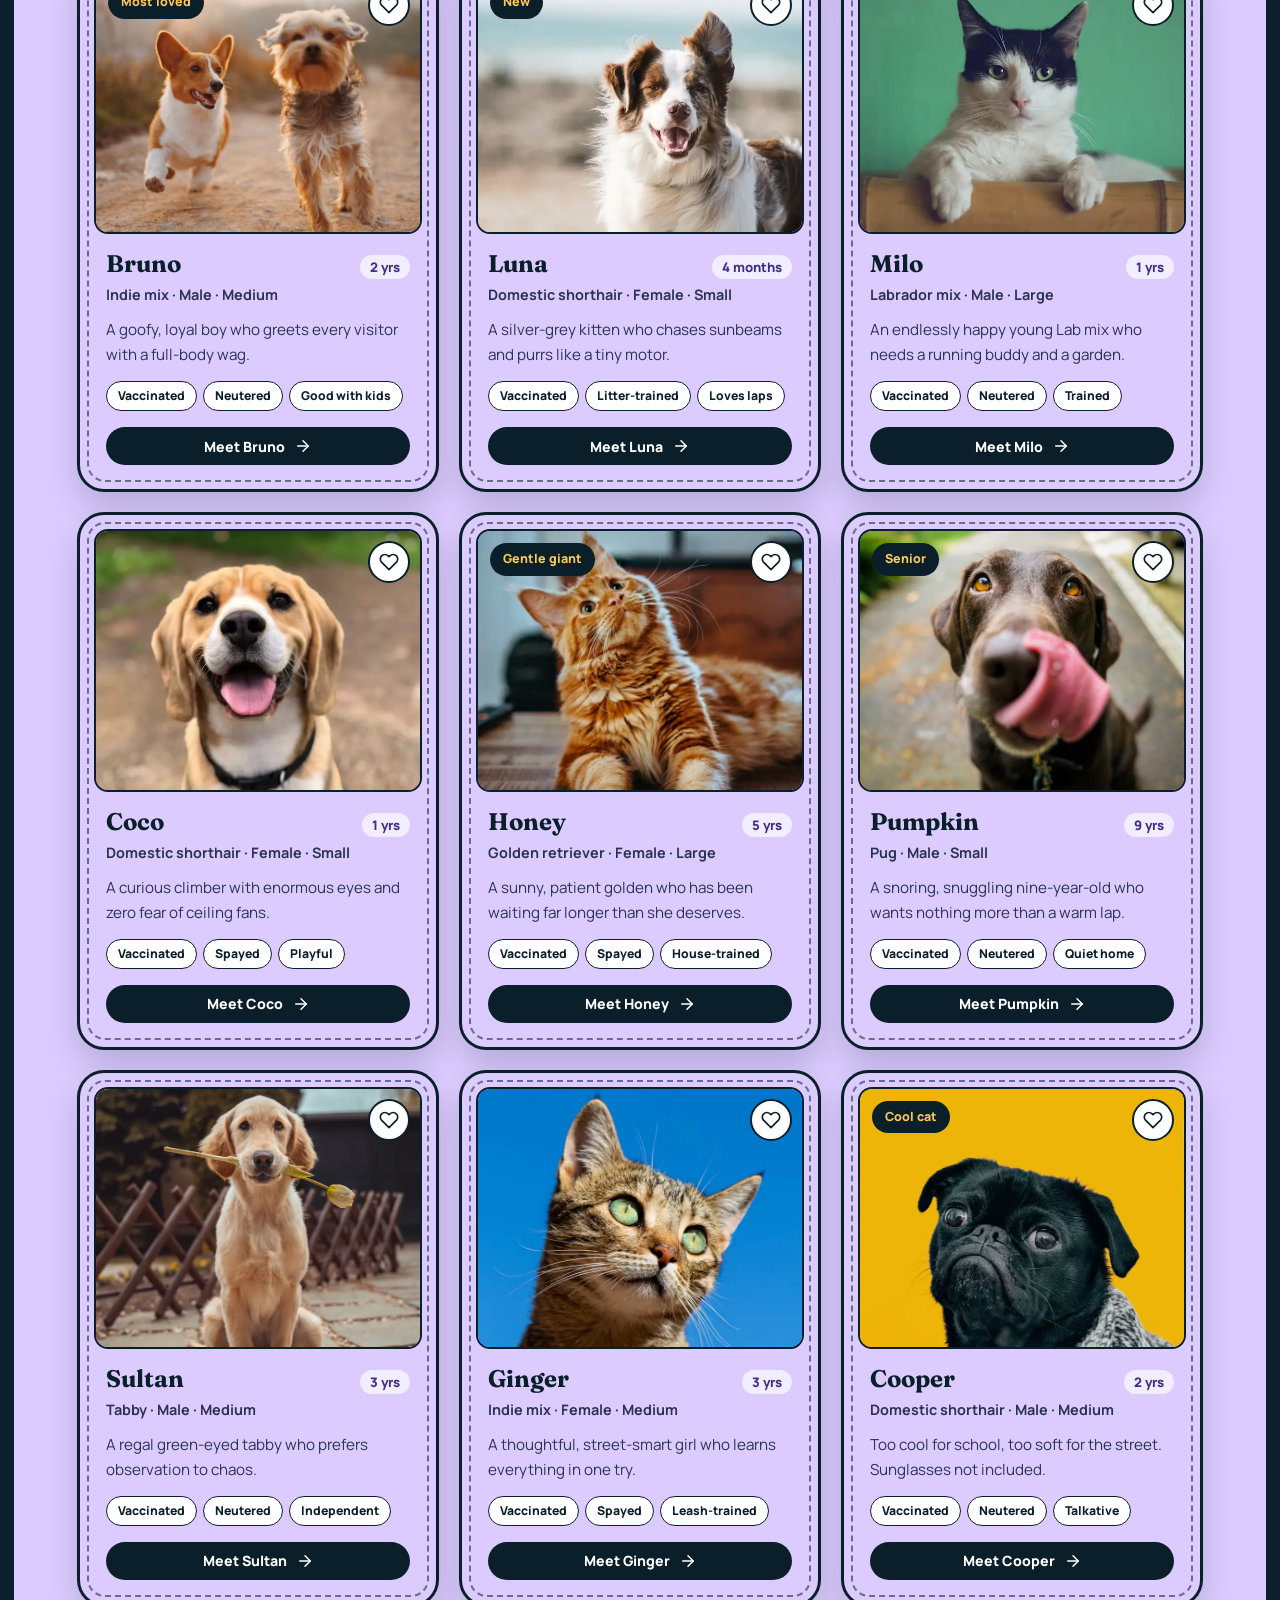
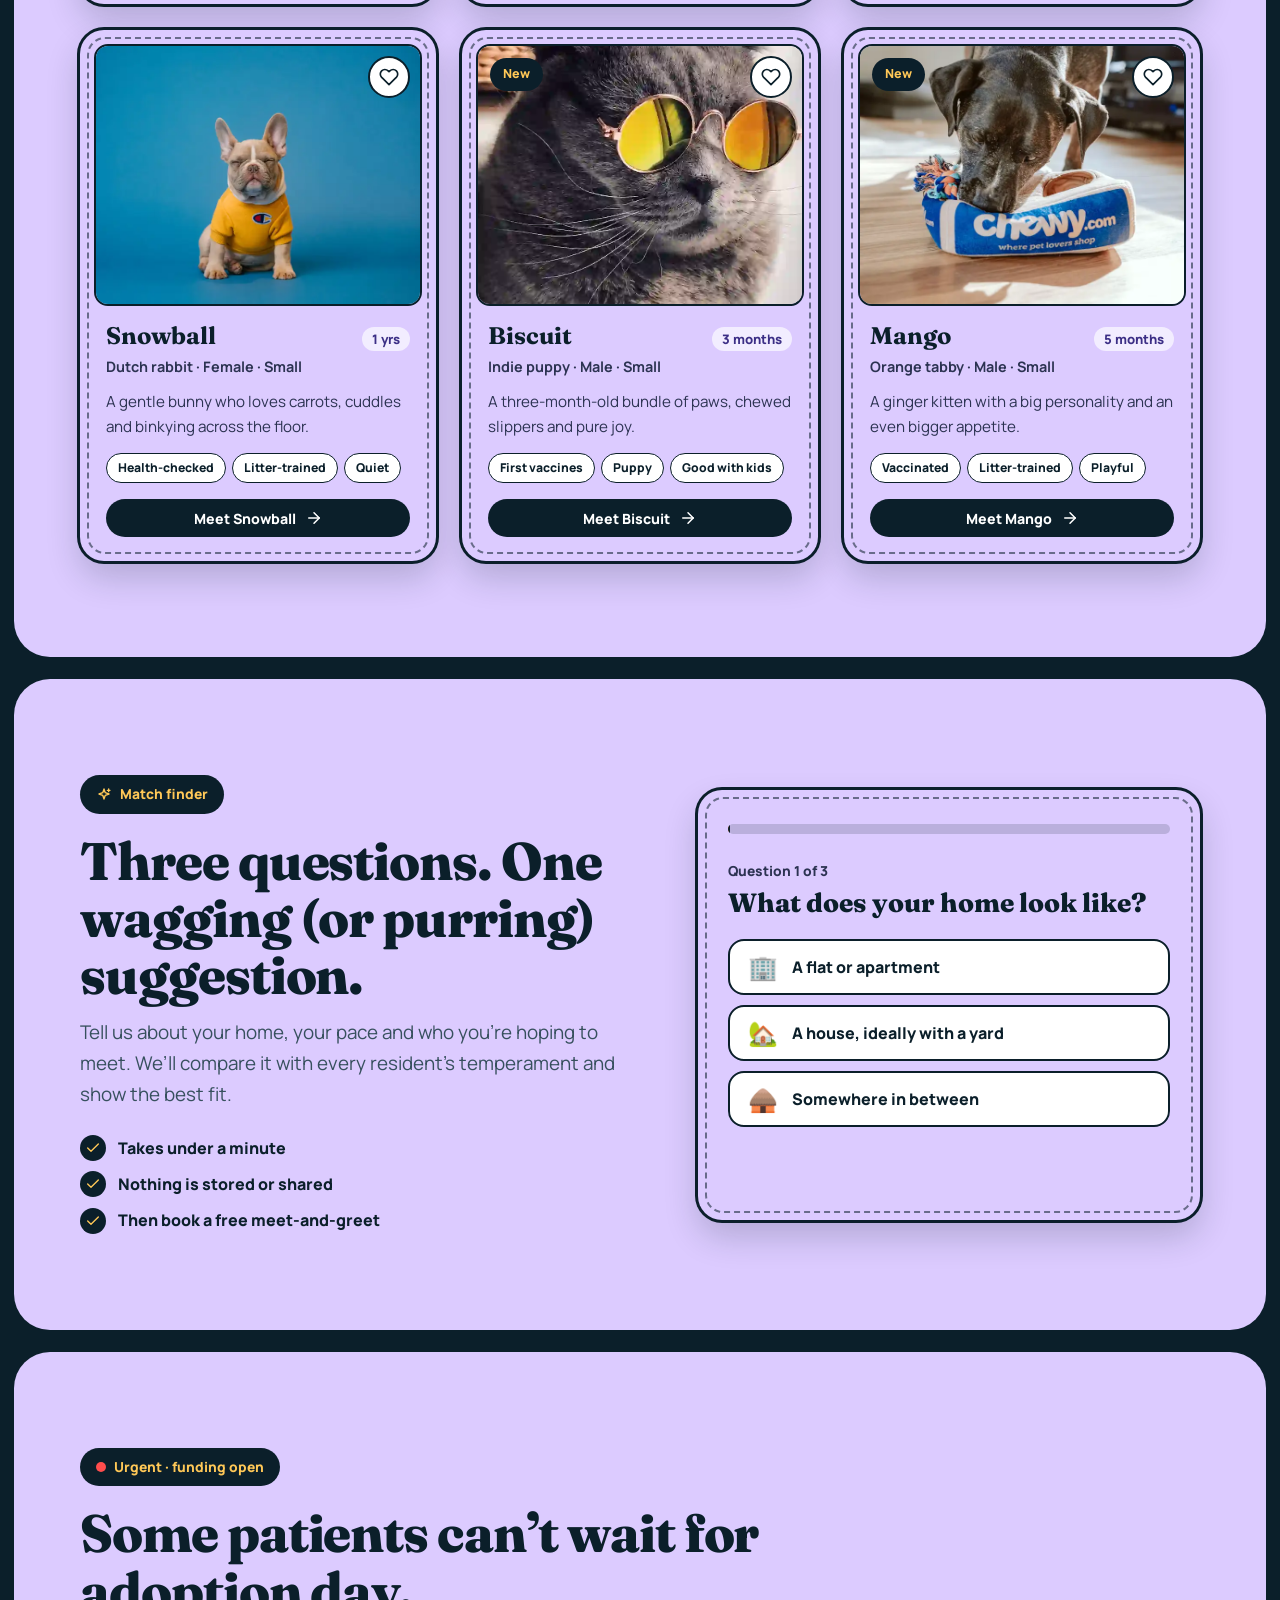
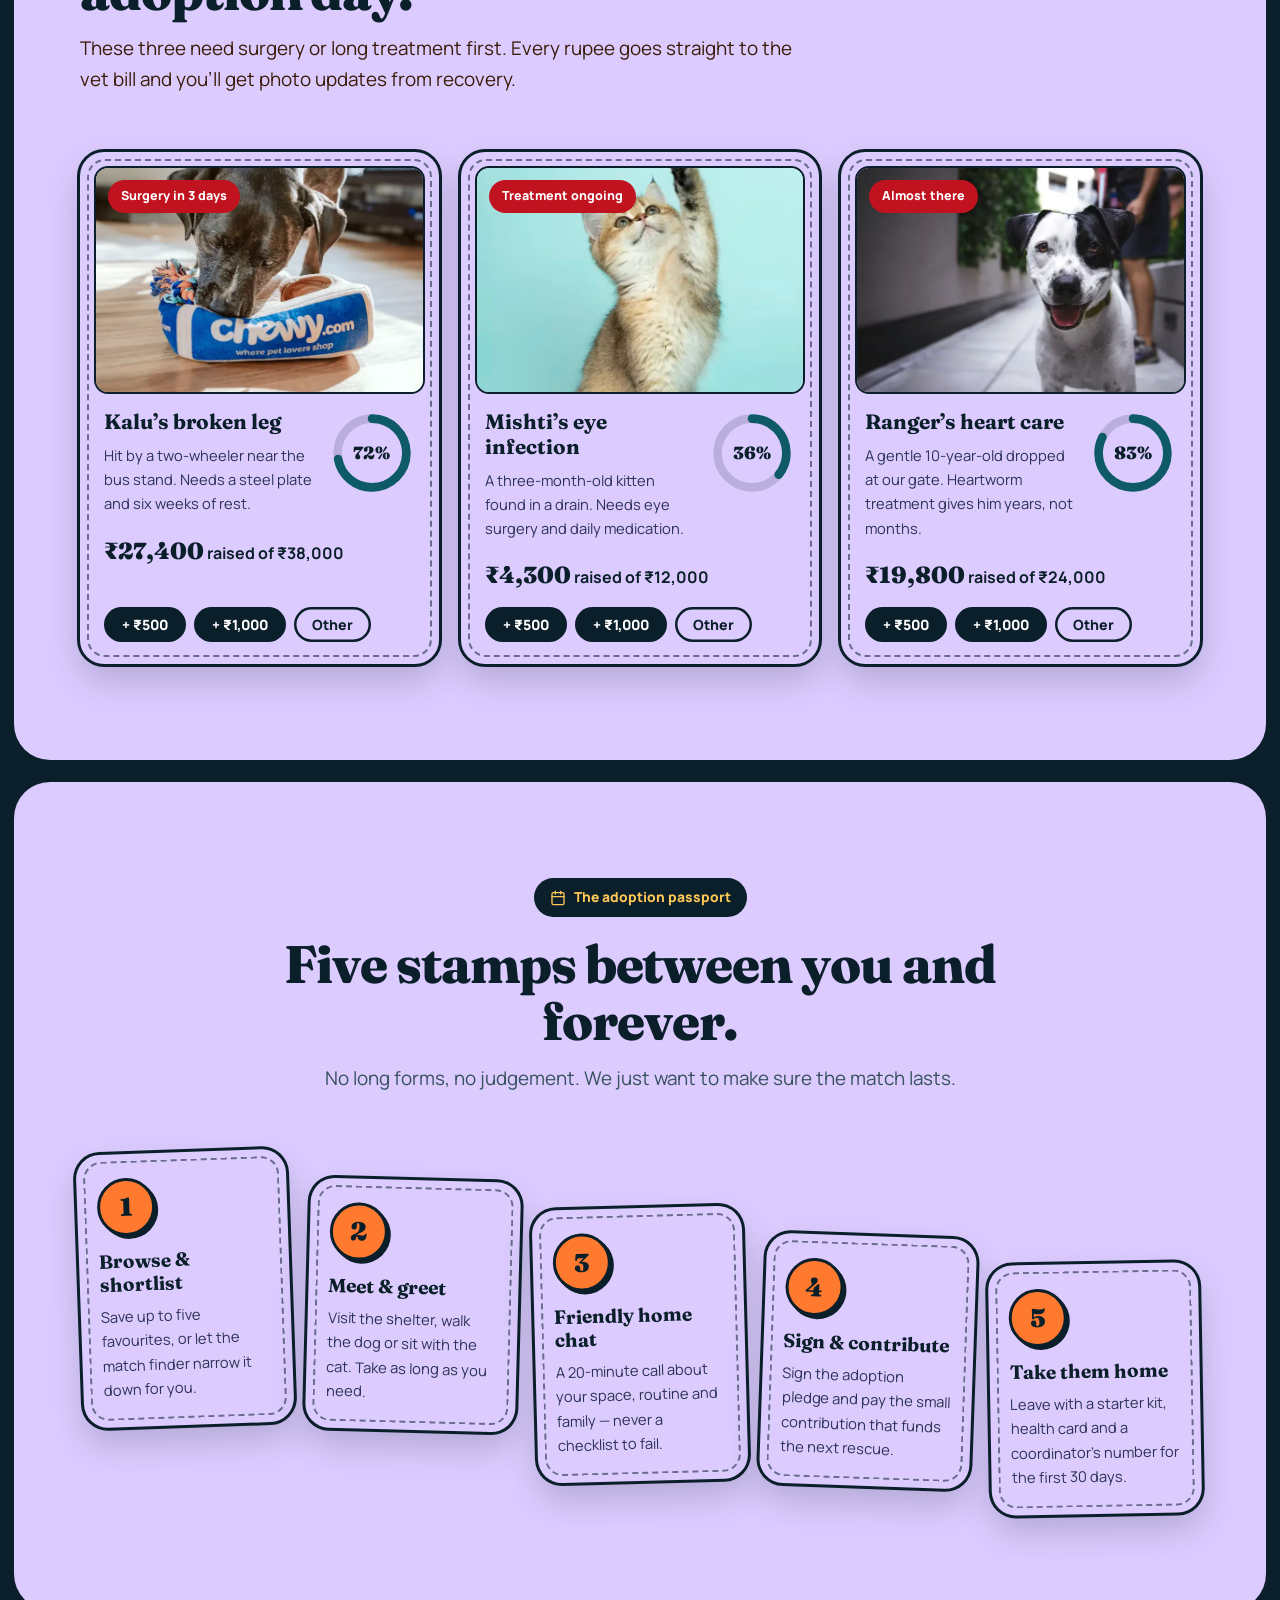
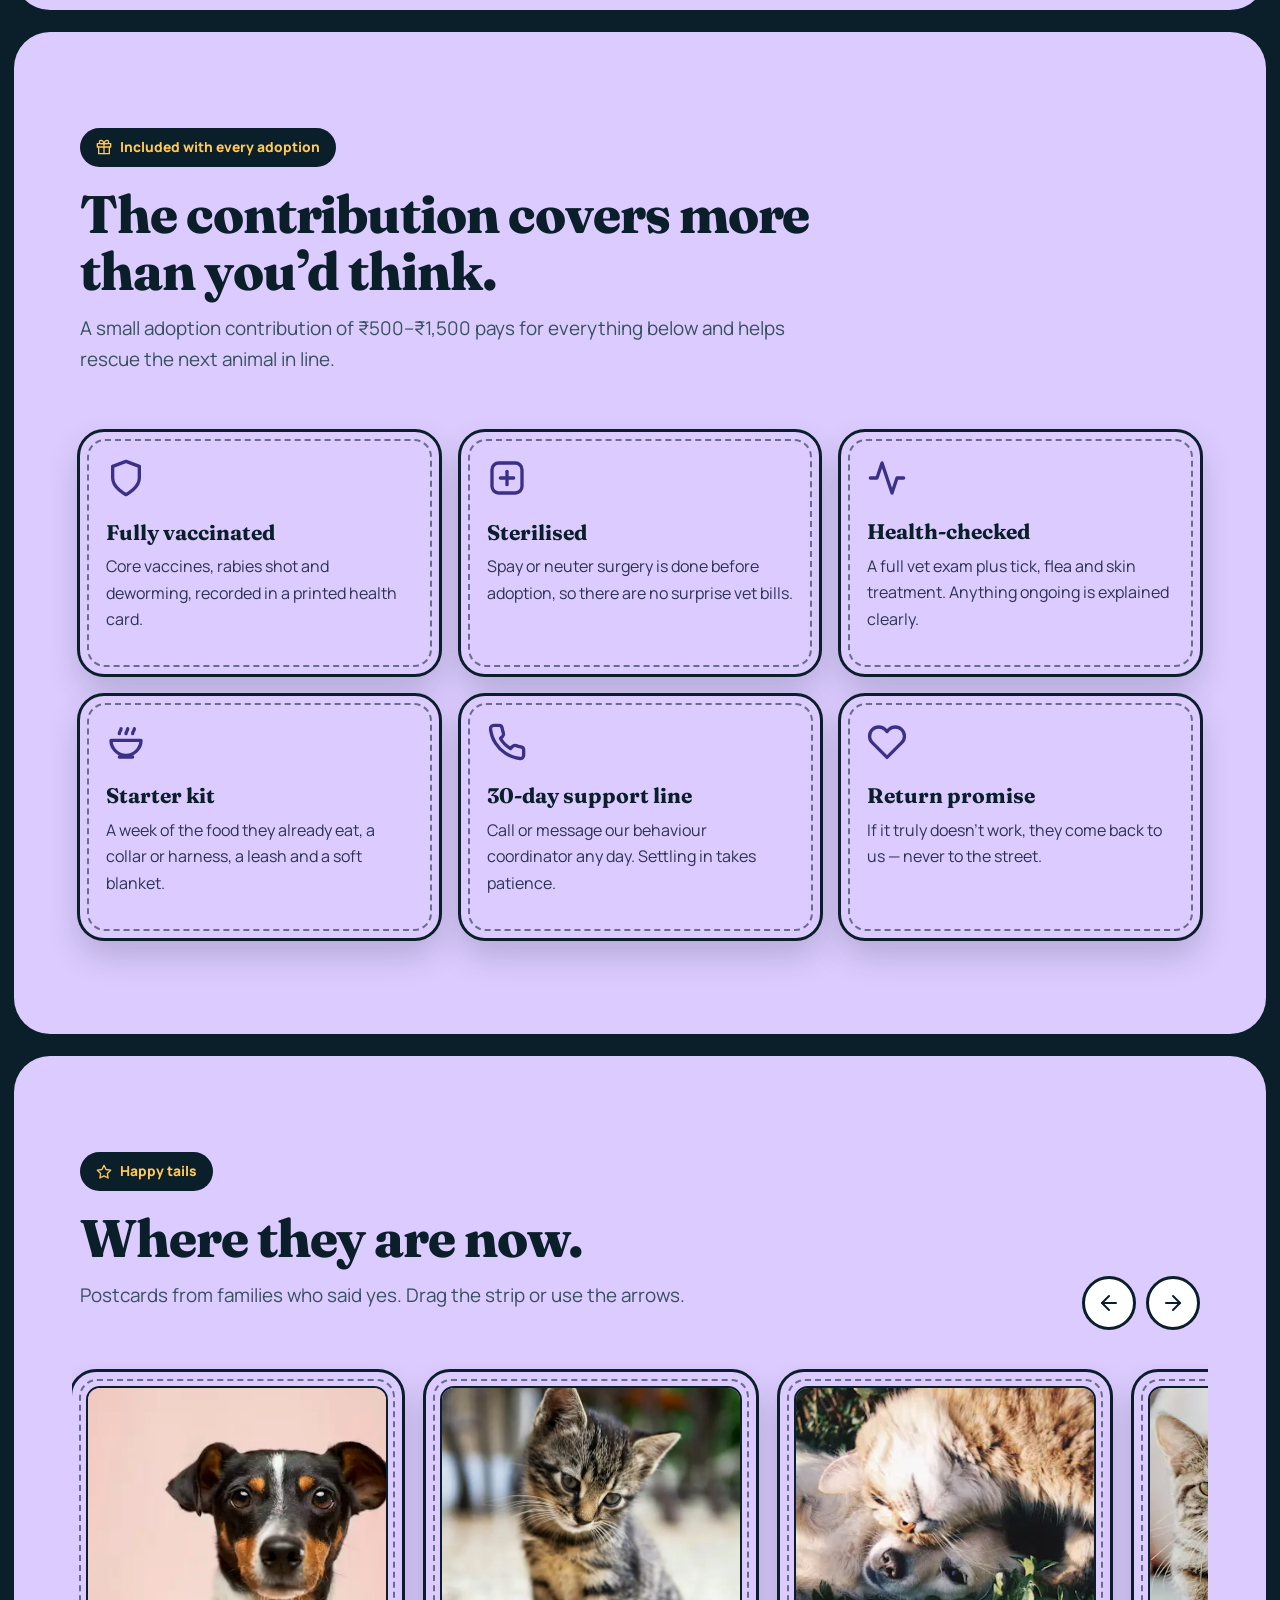
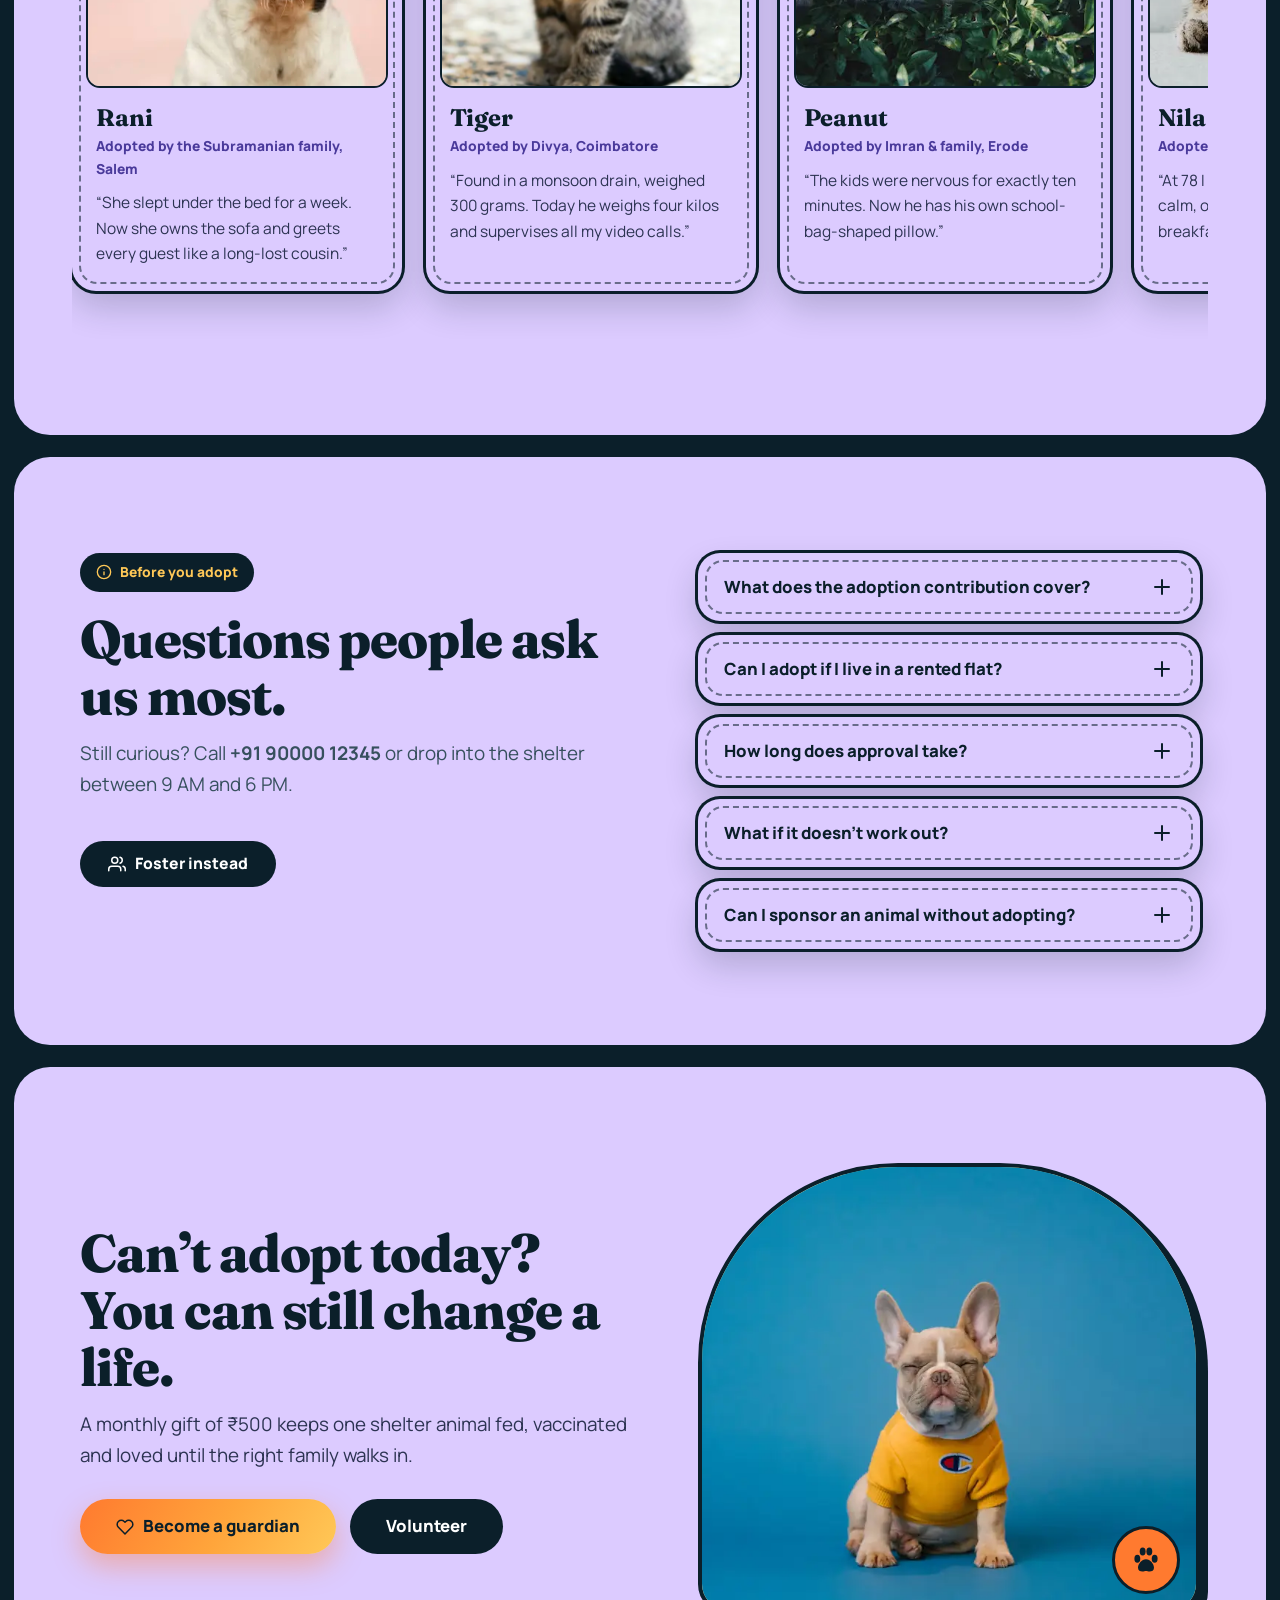
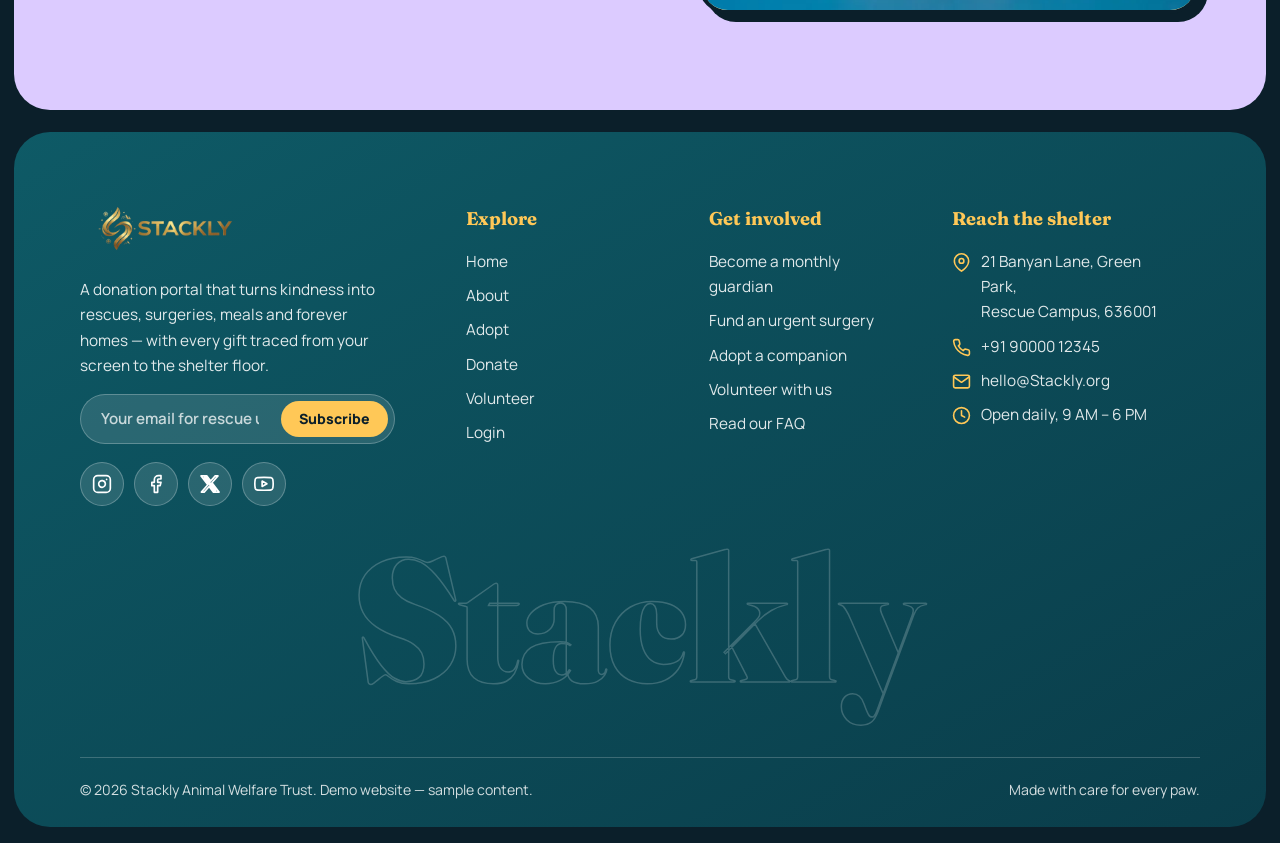
<file: animals.html>
<!DOCTYPE html>
<html lang="en" class="no-js">
<head>
<meta charset="UTF-8">
<meta name="viewport" content="width=device-width, initial-scale=1">
<title>Adopt a Companion — Stackly</title>
<meta name="description" content="Browse rescued dogs, cats and rabbits waiting for a home. Find your match, fund an urgent surgery, or start the adoption journey with Stackly.">
<link rel="preconnect" href="https://fonts.googleapis.com">
<link rel="preconnect" href="https://fonts.gstatic.com" crossorigin>
<link href="https://fonts.googleapis.com/css2?family=Fraunces:opsz,wght@9..144,600;9..144,800;9..144,900&family=Manrope:wght@500;600;700;800&display=swap" rel="stylesheet">
<link rel="stylesheet" href="css/base.css">
<link rel="stylesheet" href="css/animals.css">
</head>
<body data-page="animals">
<script>document.documentElement.classList.remove('no-js')</script>
<div id="site-header"></div>

<main>
  <!-- 1 · HERO : clothesline of swaying polaroids -->
  <section class="sec bg-lilac a-hero" aria-label="Adopt a companion">
    <div class="wrap split">
      <div>
        <p class="tag rv"><i data-i="paw"></i>Adopt · Foster · Sponsor</p>
        <h1 class="h1" data-split>Someone here has been waiting for you.</h1>
        <p class="lead rv" style="--d:.15s">Every animal below has been rescued, vaccinated, sterilised and given a name. All that is missing is a sofa, a bowl and a person who says “come home.”</p>
        <div class="row-btns rv" style="--d:.25s">
          <a class="btn btn-dark btn-lg" href="error.html"><i data-i="search"></i>Browse companions</a>
          <a class="btn btn-ghost btn-lg" href="error.html"><i data-i="sparkle"></i>Find my match</a>
        </div>
        <ul class="mini-stats rv" style="--d:.35s">
          <li><b data-count="1860">0</b><span>homes found in 2026</span></li>
          <li><b data-count="94" data-suffix="%">0</b><span>still with family after a year</span></li>
          <li><b data-count="132">0</b><span>waiting right now</span></li>
        </ul>
      </div>

      <div class="line" aria-hidden="true">
        <svg class="rope r1" viewBox="0 0 400 40" preserveAspectRatio="none"><path d="M0 8 Q200 44 400 8" fill="none" stroke="#0B1F2A" stroke-width="3" stroke-linecap="round"/></svg>
        <svg class="rope r2" viewBox="0 0 400 40" preserveAspectRatio="none"><path d="M0 8 Q200 44 400 8" fill="none" stroke="#0B1F2A" stroke-width="3" stroke-linecap="round"/></svg>
        <figure class="pol p1" style="--r:-4deg;--dl:0s"><i class="peg"></i><div class="pol-img"><img src="images/pet2.webp" alt="Bruno, a rescued dog"></div><figcaption>Bruno · 2 yrs</figcaption></figure>
        <figure class="pol p2" style="--r:3deg;--dl:-1.4s"><i class="peg"></i><div class="pol-img"><img src="images/pet3.webp" alt="Luna, a grey kitten"></div><figcaption>Luna · 4 months</figcaption></figure>
        <figure class="pol p3" style="--r:2deg;--dl:-2.6s"><i class="peg"></i><div class="pol-img"><img src="images/pet7.webp" alt="Honey, a golden retriever"></div><figcaption>Honey · 5 yrs</figcaption></figure>
        <figure class="pol p4" style="--r:-3deg;--dl:-.8s"><i class="peg"></i><div class="pol-img"><img src="images/pet8.webp" alt="Sultan, a green-eyed cat"></div><figcaption>Sultan · 3 yrs</figcaption></figure>
      </div>
    </div>
  </section>

  <!-- 2 · BROWSE -->
  <section class="sec bg-lilac" id="browse">
    <div class="wrap">
      <div class="sec-head rv">
        <p class="tag"><i data-i="heart"></i>Meet the residents</p>
        <h2 class="h2">Find a friend who fits your life.</h2>
        <p class="lead muted">Filter by species, age or name. Tap the heart to save a favourite, or open a profile to request a visit.</p>
      </div>

      <div class="fbar rv" role="search">
        <div class="fchips" id="fSpecies" role="group" aria-label="Species">
          <button type="button" class="fc on" data-v="all">All</button>
          <button type="button" class="fc" data-v="dog">Dogs</button>
          <button type="button" class="fc" data-v="cat">Cats</button>
          <button type="button" class="fc" data-v="rabbit">Rabbits</button>
          <button type="button" class="fc fc-save" id="fSaved" aria-pressed="false"><i data-i="heart"></i>Saved <b id="savedN">0</b></button>
        </div>
        <div class="fctl">
          <label class="sr" for="fSearch">Search animals</label>
          <input class="input" id="fSearch" type="search" placeholder="Search name, breed, shelter…" autocomplete="off">
          <label class="sr" for="fAge">Age</label>
          <select class="input" id="fAge">
            <option value="all">Any age</option>
            <option value="baby">Baby (under 6 months)</option>
            <option value="young">Young (6 months – 2 yrs)</option>
            <option value="adult">Adult (2 – 7 yrs)</option>
            <option value="senior">Senior (7+ yrs)</option>
          </select>
          <label class="sr" for="fSort">Sort</label>
          <select class="input" id="fSort">
            <option value="featured">Sort: Featured</option>
            <option value="young">Youngest first</option>
            <option value="old">Oldest first</option>
            <option value="name">Name A–Z</option>
          </select>
        </div>
      </div>
      <p class="count" id="count" aria-live="polite"></p>
      <div class="pets" id="pets"></div>
      <div class="empty a-card" id="empty" hidden>
        <i data-i="search"></i>
        <h3 class="h3">No friends match that search — yet.</h3>
        <p>Try a different age or species, or clear the filters to see everyone.</p>
        <button class="btn btn-dark btn-sm" type="button" id="fReset">Clear filters</button>
      </div>
    </div>
  </section>

  <!-- 3 · MATCH QUIZ -->
  <section class="sec bg-lilac match" id="match">
    <div class="wrap split">
      <div class="rv-l">
        <p class="tag"><i data-i="sparkle"></i>Match finder</p>
        <h2 class="h2">Three questions. One wagging (or purring) suggestion.</h2>
        <p class="lead muted">Tell us about your home, your pace and who you’re hoping to meet. We’ll compare it with every resident’s temperament and show the best fit.</p>
        <ul class="tick">
          <li><i data-i="check"></i>Takes under a minute</li>
          <li><i data-i="check"></i>Nothing is stored or shared</li>
          <li><i data-i="check"></i>Then book a free meet-and-greet</li>
        </ul>
      </div>
      <div class="a-card quiz rv-r" aria-live="polite">
        <div class="q-prog" aria-hidden="true"><span id="qbar"></span></div>
        <div id="qbody"></div>
      </div>
    </div>
  </section>

  <!-- 4 · URGENT -->
  <section class="sec bg-lilac urgent" id="urgent">
    <div class="wrap">
      <div class="sec-head rv">
        <p class="tag"><span class="live"></span>Urgent · funding open</p>
        <h2 class="h2">Some patients can’t wait for adoption day.</h2>
        <p class="lead">These three need surgery or long treatment first. Every rupee goes straight to the vet bill and you’ll get photo updates from recovery.</p>
      </div>
      <div class="grid g3 cases">
        <article class="a-card lift case rv" style="--d:0s" data-goal="38000" data-raised="27400">
          <div class="case-ph"><img src="images/pet12.webp" alt="Kalu, an injured street dog resting"><span class="pet-badge hot">Surgery in 3 days</span></div>
          <div class="case-top">
            <div><h3 class="h3">Kalu’s broken leg</h3><p>Hit by a two-wheeler near the bus stand. Needs a steel plate and six weeks of rest.</p></div>
            <div class="ring" role="img" aria-label="Funding progress"><svg viewBox="0 0 100 100"><circle class="trk" cx="50" cy="50" r="40"/><circle class="bar" cx="50" cy="50" r="40"/></svg><b class="pct">0%</b></div>
          </div>
          <p class="raised"><b class="r-now">₹27,400</b> raised of ₹38,000</p>
          <div class="quick" role="group" aria-label="Sponsor Kalu">
            <button type="button" class="btn btn-dark btn-sm" data-add="500">+ ₹500</button>
            <button type="button" class="btn btn-dark btn-sm" data-add="1000">+ ₹1,000</button>
            <a class="btn btn-ghost btn-sm" href="error.html">Other</a>
          </div>
        </article>
        <article class="a-card lift case rv" style="--d:.12s" data-goal="12000" data-raised="4300">
          <div class="case-ph"><img src="images/pet13.webp" alt="Mishti, a kitten with a bandaged eye"><span class="pet-badge hot">Treatment ongoing</span></div>
          <div class="case-top">
            <div><h3 class="h3">Mishti’s eye infection</h3><p>A three-month-old kitten found in a drain. Needs eye surgery and daily medication.</p></div>
            <div class="ring" role="img" aria-label="Funding progress"><svg viewBox="0 0 100 100"><circle class="trk" cx="50" cy="50" r="40"/><circle class="bar" cx="50" cy="50" r="40"/></svg><b class="pct">0%</b></div>
          </div>
          <p class="raised"><b class="r-now">₹4,300</b> raised of ₹12,000</p>
          <div class="quick" role="group" aria-label="Sponsor Mishti">
            <button type="button" class="btn btn-dark btn-sm" data-add="500">+ ₹500</button>
            <button type="button" class="btn btn-dark btn-sm" data-add="1000">+ ₹1,000</button>
            <a class="btn btn-ghost btn-sm" href="error.html">Other</a>
          </div>
        </article>
        <article class="a-card lift case rv" style="--d:.24s" data-goal="24000" data-raised="19800">
          <div class="case-ph"><img src="images/pet14.webp" alt="Ranger, a senior dog with grey muzzle"><span class="pet-badge hot">Almost there</span></div>
          <div class="case-top">
            <div><h3 class="h3">Ranger’s heart care</h3><p>A gentle 10-year-old dropped at our gate. Heartworm treatment gives him years, not months.</p></div>
            <div class="ring" role="img" aria-label="Funding progress"><svg viewBox="0 0 100 100"><circle class="trk" cx="50" cy="50" r="40"/><circle class="bar" cx="50" cy="50" r="40"/></svg><b class="pct">0%</b></div>
          </div>
          <p class="raised"><b class="r-now">₹19,800</b> raised of ₹24,000</p>
          <div class="quick" role="group" aria-label="Sponsor Ranger">
            <button type="button" class="btn btn-dark btn-sm" data-add="500">+ ₹500</button>
            <button type="button" class="btn btn-dark btn-sm" data-add="1000">+ ₹1,000</button>
            <a class="btn btn-ghost btn-sm" href="error.html">Other</a>
          </div>
        </article>
      </div>
    </div>
  </section>

  <!-- 5 · JOURNEY : staircase of stamps -->
  <section class="sec bg-lilac journey" id="journey">
    <div class="wrap">
      <div class="sec-head center rv">
        <p class="tag"><i data-i="calendar"></i>The adoption passport</p>
        <h2 class="h2">Five stamps between you and forever.</h2>
        <p class="lead muted">No long forms, no judgement. We just want to make sure the match lasts.</p>
      </div>
      <ol class="steps">
        <li class="a-card lift st" style="--k:0;--tilt:-2deg"><span class="stamp">1</span><h3 class="h3">Browse &amp; shortlist</h3><p>Save up to five favourites, or let the match finder narrow it down for you.</p></li>
        <li class="a-card lift st" style="--k:1;--tilt:1.5deg;--sd:.12s"><span class="stamp">2</span><h3 class="h3">Meet &amp; greet</h3><p>Visit the shelter, walk the dog or sit with the cat. Take as long as you need.</p></li>
        <li class="a-card lift st" style="--k:2;--tilt:-1.5deg;--sd:.24s"><span class="stamp">3</span><h3 class="h3">Friendly home chat</h3><p>A 20-minute call about your space, routine and family — never a checklist to fail.</p></li>
        <li class="a-card lift st" style="--k:3;--tilt:2deg;--sd:.36s"><span class="stamp">4</span><h3 class="h3">Sign &amp; contribute</h3><p>Sign the adoption pledge and pay the small contribution that funds the next rescue.</p></li>
        <li class="a-card lift st" style="--k:4;--tilt:-1deg;--sd:.48s"><span class="stamp">5</span><h3 class="h3">Take them home</h3><p>Leave with a starter kit, health card and a coordinator’s number for the first 30 days.</p></li>
      </ol>
    </div>
  </section>

  <!-- 6 · KIT -->
  <section class="sec bg-lilac" id="kit">
    <div class="wrap">
      <div class="sec-head rv">
        <p class="tag"><i data-i="gift"></i>Included with every adoption</p>
        <h2 class="h2">The contribution covers more than you’d think.</h2>
        <p class="lead muted">A small adoption contribution of ₹500–₹1,500 pays for everything below and helps rescue the next animal in line.</p>
      </div>
      <div class="grid g3">
        <div class="a-card lift kit rv"><i data-i="shield"></i><h3 class="h3">Fully vaccinated</h3><p>Core vaccines, rabies shot and deworming, recorded in a printed health card.</p></div>
        <div class="a-card lift kit rv" style="--d:.08s"><i data-i="med"></i><h3 class="h3">Sterilised</h3><p>Spay or neuter surgery is done before adoption, so there are no surprise vet bills.</p></div>
        <div class="a-card lift kit rv" style="--d:.16s"><i data-i="pulse"></i><h3 class="h3">Health-checked</h3><p>A full vet exam plus tick, flea and skin treatment. Anything ongoing is explained clearly.</p></div>
        <div class="a-card lift kit rv" style="--d:.24s"><i data-i="bowl"></i><h3 class="h3">Starter kit</h3><p>A week of the food they already eat, a collar or harness, a leash and a soft blanket.</p></div>
        <div class="a-card lift kit rv" style="--d:.32s"><i data-i="phone"></i><h3 class="h3">30-day support line</h3><p>Call or message our behaviour coordinator any day. Settling in takes patience.</p></div>
        <div class="a-card lift kit rv" style="--d:.4s"><i data-i="heart"></i><h3 class="h3">Return promise</h3><p>If it truly doesn’t work, they come back to us — never to the street.</p></div>
      </div>
    </div>
  </section>

  <!-- 7 · HAPPY TAILS -->
  <section class="sec bg-lilac tails" id="tails">
    <div class="wrap">
      <div class="head-row rv">
        <div class="sec-head" style="margin-bottom:0">
          <p class="tag"><i data-i="star"></i>Happy tails</p>
          <h2 class="h2">Where they are now.</h2>
          <p class="lead muted">Postcards from families who said yes. Drag the strip or use the arrows.</p>
        </div>
        <div class="arrows">
          <button type="button" class="arr" id="tPrev" aria-label="Previous stories"><i data-i="arrow" class="flip"></i></button>
          <button type="button" class="arr" id="tNext" aria-label="Next stories"><i data-i="arrow"></i></button>
        </div>
      </div>
      <div class="strip" id="strip" tabindex="0" aria-label="Adoption stories">
        <article class="a-card tail"><div class="tail-ph"><img src="images/pet15.webp" alt="Rani the dog on a sofa"></div><h3 class="h3">Rani</h3><p class="who">Adopted by the Subramanian family, Salem</p><p>“She slept under the bed for a week. Now she owns the sofa and greets every guest like a long-lost cousin.”</p></article>
        <article class="a-card tail"><div class="tail-ph"><img src="images/pet16.webp" alt="Tiger the kitten in a sunny window"></div><h3 class="h3">Tiger</h3><p class="who">Adopted by Divya, Coimbatore</p><p>“Found in a monsoon drain, weighed 300 grams. Today he weighs four kilos and supervises all my video calls.”</p></article>
        <article class="a-card tail"><div class="tail-ph"><img src="images/pet17.webp" alt="Peanut the puppy in a garden"></div><h3 class="h3">Peanut</h3><p class="who">Adopted by Imran &amp; family, Erode</p><p>“The kids were nervous for exactly ten minutes. Now he has his own school-bag-shaped pillow.”</p></article>
        <article class="a-card tail"><div class="tail-ph"><img src="images/pet18.webp" alt="Nila the cat looking out"></div><h3 class="h3">Nila</h3><p class="who">Adopted by Mr. Raghavan, Chennai</p><p>“At 78 I wanted quiet company. Nila is calm, opinionated and never late for breakfast.”</p></article>
        <article class="a-card tail"><div class="tail-ph"><img src="images/pet19.webp" alt="Chotu the rabbit eating greens"></div><h3 class="h3">Chotu</h3><p class="who">Adopted by Sneha, Bengaluru</p><p>“I didn’t know rabbits binky. Now I know, and my flat has never been happier.”</p></article>
      </div>
    </div>
  </section>

  <!-- 8 · FAQ -->
  <section class="sec bg-lilac" id="faq">
    <div class="wrap split faq-split">
      <div class="rv-l">
        <p class="tag"><i data-i="info"></i>Before you adopt</p>
        <h2 class="h2">Questions people ask us most.</h2>
        <p class="lead muted">Still curious? Call <b>+91 90000 12345</b> or drop into the shelter between 9 AM and 6 PM.</p>
        <a class="btn btn-dark" href="error.html"><i data-i="users"></i>Foster instead</a>
      </div>
      <div class="acc rv-r">
        <div class="acc-item a-card"><button class="acc-q" type="button" aria-expanded="true">What does the adoption contribution cover?<i data-i="plus"></i></button><div class="acc-a"><div><p>Vaccines, sterilisation, microchip, health card and a starter kit. Contributions range from ₹500 to ₹1,500 depending on the animal’s medical history.</p></div></div></div>
        <div class="acc-item a-card"><button class="acc-q" type="button" aria-expanded="false">Can I adopt if I live in a rented flat?<i data-i="plus"></i></button><div class="acc-a"><div><p>Yes. We’ll ask for your landlord’s consent and match you with pets who suit smaller spaces — many of our calm adults and cats thrive in apartments.</p></div></div></div>
        <div class="acc-item a-card"><button class="acc-q" type="button" aria-expanded="false">How long does approval take?<i data-i="plus"></i></button><div class="acc-a"><div><p>Most families go from first visit to home-coming in three to five days. Puppies and kittens may need an extra vet check before they can leave.</p></div></div></div>
        <div class="acc-item a-card"><button class="acc-q" type="button" aria-expanded="false">What if it doesn’t work out?<i data-i="plus"></i></button><div class="acc-a"><div><p>Call us within the 30-day support window and we’ll troubleshoot with you. If it still isn’t right, the animal returns to Stackly and we find another home.</p></div></div></div>
        <div class="acc-item a-card"><button class="acc-q" type="button" aria-expanded="false">Can I sponsor an animal without adopting?<i data-i="plus"></i></button><div class="acc-a"><div><p>Absolutely. Sponsors cover food and care for a named animal and receive monthly photo updates. You can start from the urgent cases above or on the donate page.</p></div></div></div>
      </div>
    </div>
  </section>

  <!-- 9 · CTA -->
  <section class="sec bg-lilac a-cta">
    <div class="wrap split">
      <div class="rv-l">
        <h2 class="h2">Can’t adopt today? You can still change a life.</h2>
        <p class="lead">A monthly gift of ₹500 keeps one shelter animal fed, vaccinated and loved until the right family walks in.</p>
        <div class="row-btns">
          <a class="btn btn-primary btn-lg" href="error.html"><i data-i="heart"></i>Become a guardian</a>
          <a class="btn btn-dark btn-lg" href="error.html">Volunteer</a>
        </div>
      </div>
      <figure class="cta-ph rv-r"><img src="images/pet10.webp" alt="A friendly rescued dog sitting outdoors"><span class="cta-seal"><i data-i="paw"></i></span></figure>
    </div>
  </section>
</main>

<!-- pet profile modal -->
<div class="modal" id="petModal" role="dialog" aria-modal="true" aria-labelledby="mName" aria-hidden="true">
  <div class="modal-box a-card">
    <button class="x-btn" type="button" id="mClose" aria-label="Close profile"><i data-i="x"></i></button>
    <div id="mBody"></div>
  </div>
</div>

<div id="site-footer"></div>
<script src="js/common.js"></script>
<script src="js/animals.js"></script>
</body>
</html>
</file>
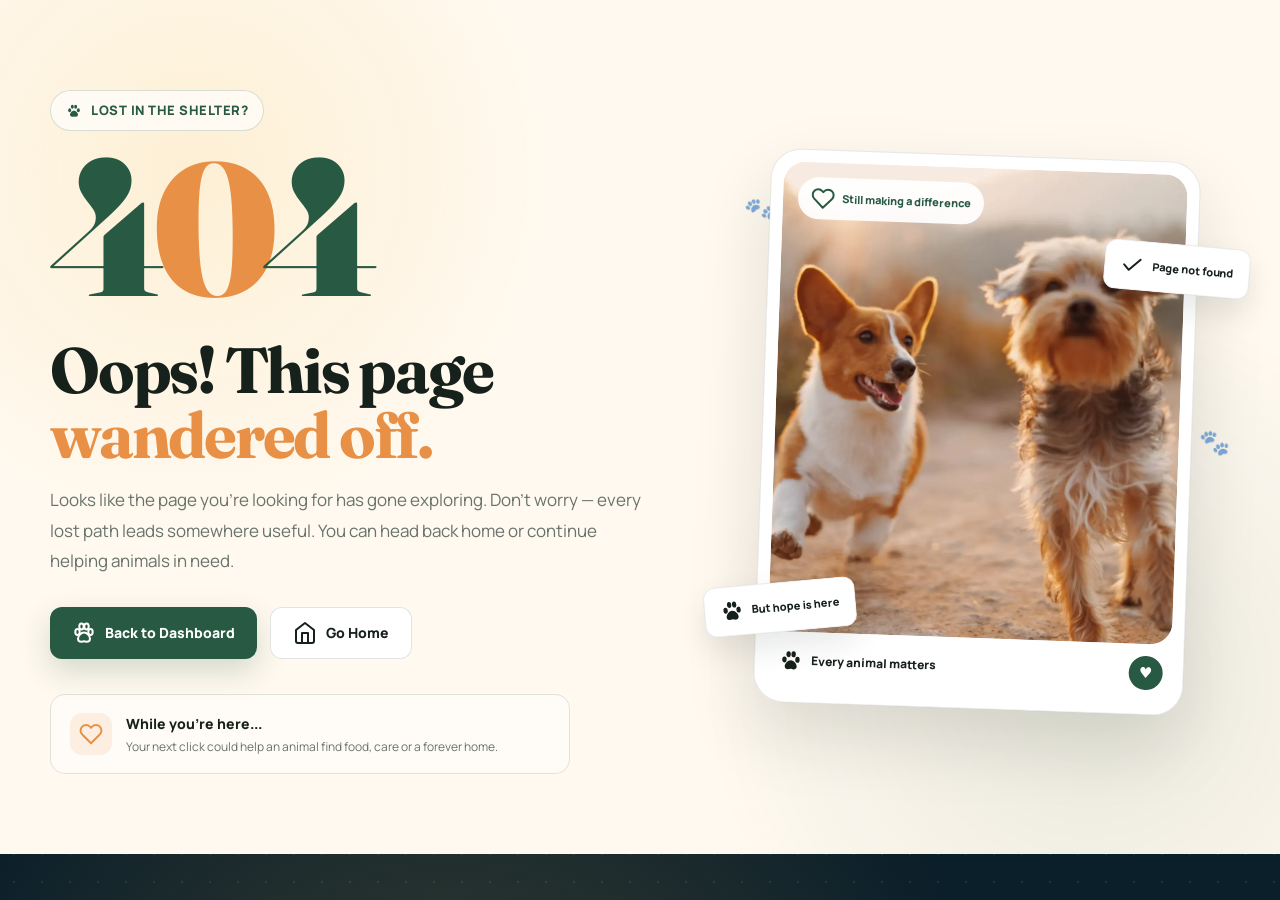
<file: dashboardError.html>
<!DOCTYPE html>
<html lang="en">
<head>
  <meta charset="UTF-8">
  <meta name="viewport" content="width=device-width, initial-scale=1.0">

  <title>Oops! | Stackly Animal Welfare</title>

  <meta
    name="description"
    content="The page you're looking for has wandered off. Return to Stackly and continue helping animals."
  >

  <link rel="preconnect" href="https://fonts.googleapis.com">
  <link rel="preconnect" href="https://fonts.gstatic.com" crossorigin>

  <link
    href="https://fonts.googleapis.com/css2?family=Fraunces:opsz,wght@9..144,600;9..144,800;9..144,900&family=Manrope:wght@500;600;700;800&display=swap"
    rel="stylesheet"
  >

  <link rel="stylesheet" href="css/base.css">
  <link rel="stylesheet" href="css/error.css">
</head>

<body class="error-page">

  <main class="error-main">

    <section class="error-hero">

      <div class="error-wrap">

        <!-- LEFT CONTENT -->
        <div class="error-content">

          <div class="error-tag">
            <i data-i="paw"></i>
            Lost in the shelter?
          </div>

          <div class="error-number">
            4<span>0</span>4
          </div>

          <h1>
            Oops! This page
            <em>wandered off.</em>
          </h1>

          <p class="error-text">
            Looks like the page you're looking for has gone exploring.
            Don't worry — every lost path leads somewhere useful.
            You can head back home or continue helping animals in need.
          </p>

          <div class="error-actions">

            <a href="index.html" class="error-btn primary" onclick="history.back()">
              <i data-i="arrow-left"></i>
              Back to Dashboard
            </a>

            <button
              type="button"
              class="error-btn secondary"
              onclick="location.href='index.html'"
            >
              <i data-i="home"></i>
              Go Home
            </button>

          </div>

          <div class="error-help">

            <span class="help-icon">
              <i data-i="heart"></i>
            </span>

            <div>
              <strong>While you're here...</strong>
              <p>
                Your next click could help an animal find food,
                care or a forever home.
              </p>
            </div>

          </div>

        </div>


        <!-- RIGHT VISUAL -->
        <div class="error-visual">

          <span class="paw paw-1">🐾</span>
          <span class="paw paw-2">🐾</span>
          <span class="paw paw-3">🐾</span>

          <div class="error-image-card">

            <div class="image-label">
              <i data-i="heart"></i>
              Still making a difference
            </div>

            <img
              src="images/pet1.webp"
              alt="Animal waiting for care"
            >

            <div class="image-caption">
              <span>
                <i data-i="paw"></i>
                Every animal matters
              </span>

              <b>♥</b>
            </div>

          </div>

          <div class="floating-note note-one">
            <i data-i="check"></i>
            Page not found
          </div>

          <div class="floating-note note-two">
            <i data-i="paw"></i>
            But hope is here
          </div>

        </div>

      </div>

    </section>

  </main>


  <script src="js/common.js"></script>
  <script src="js/error.js"></script>

</body>
</html>
</file>
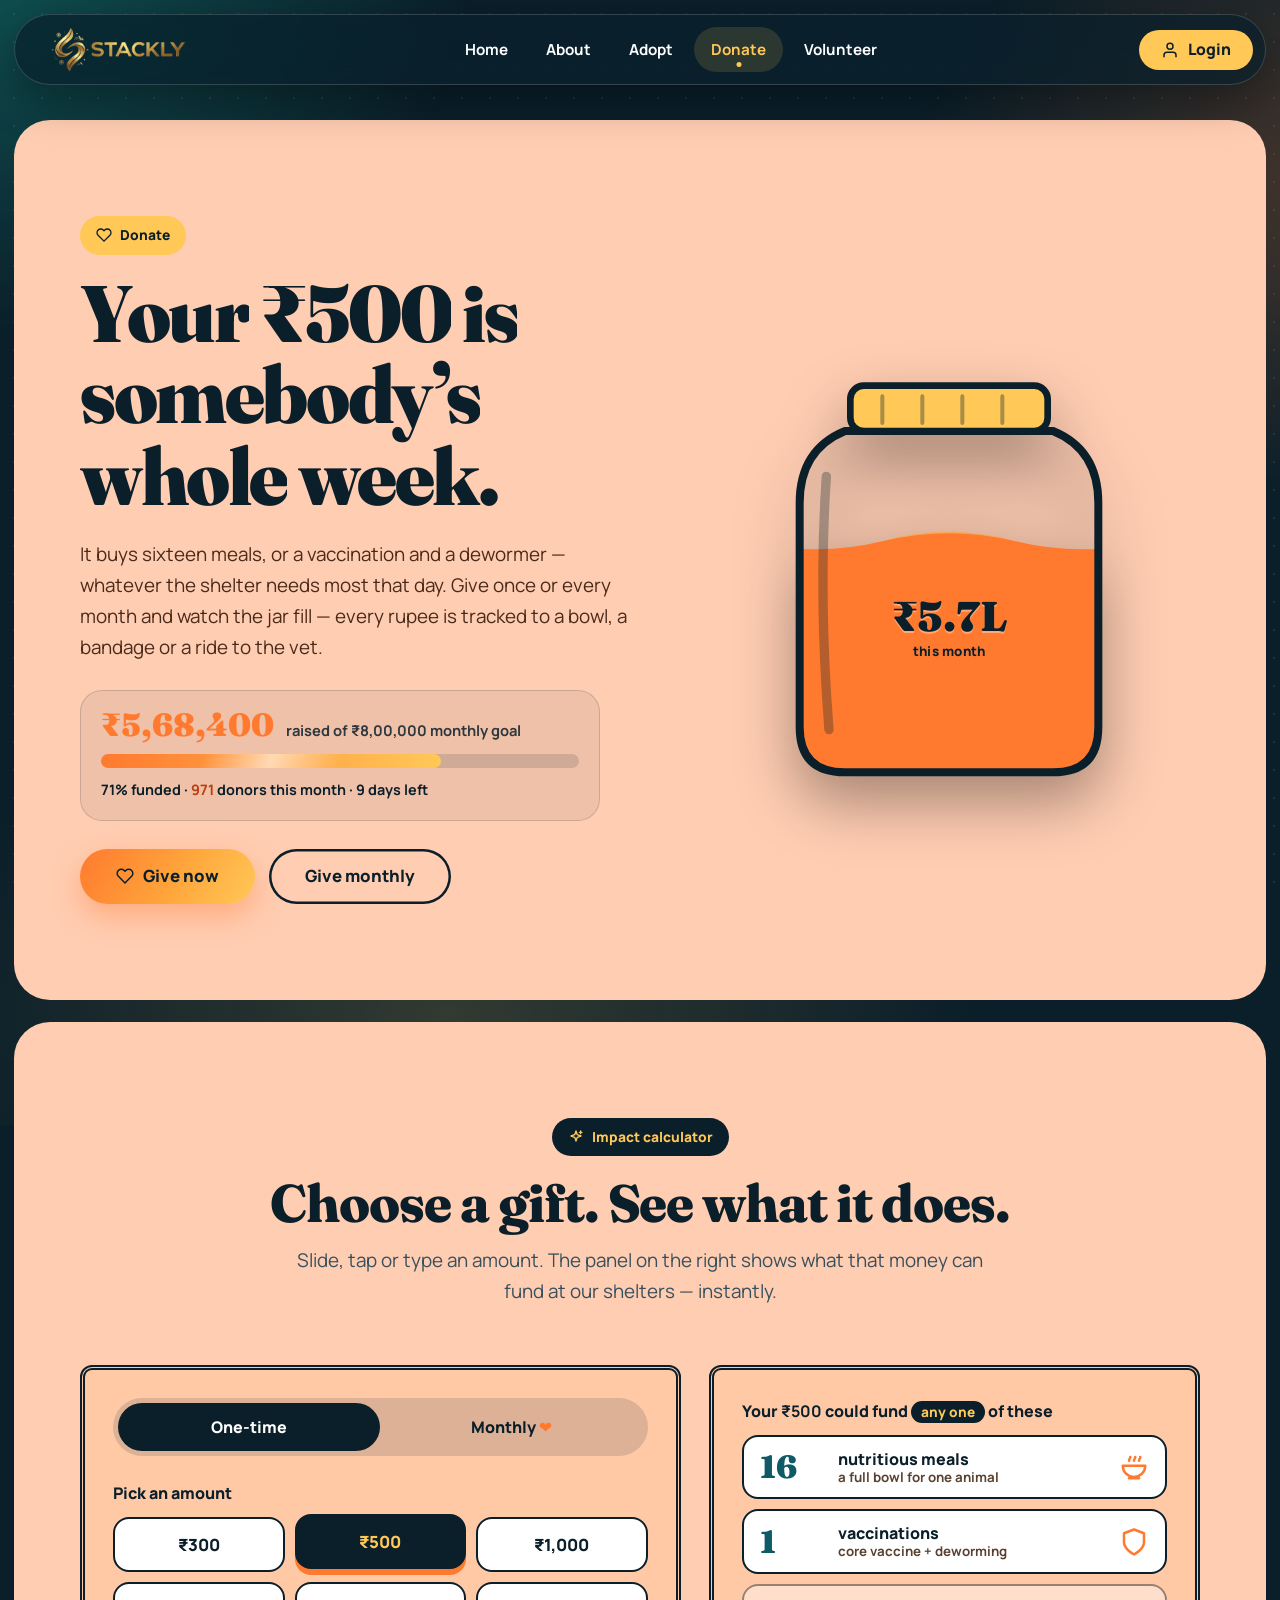
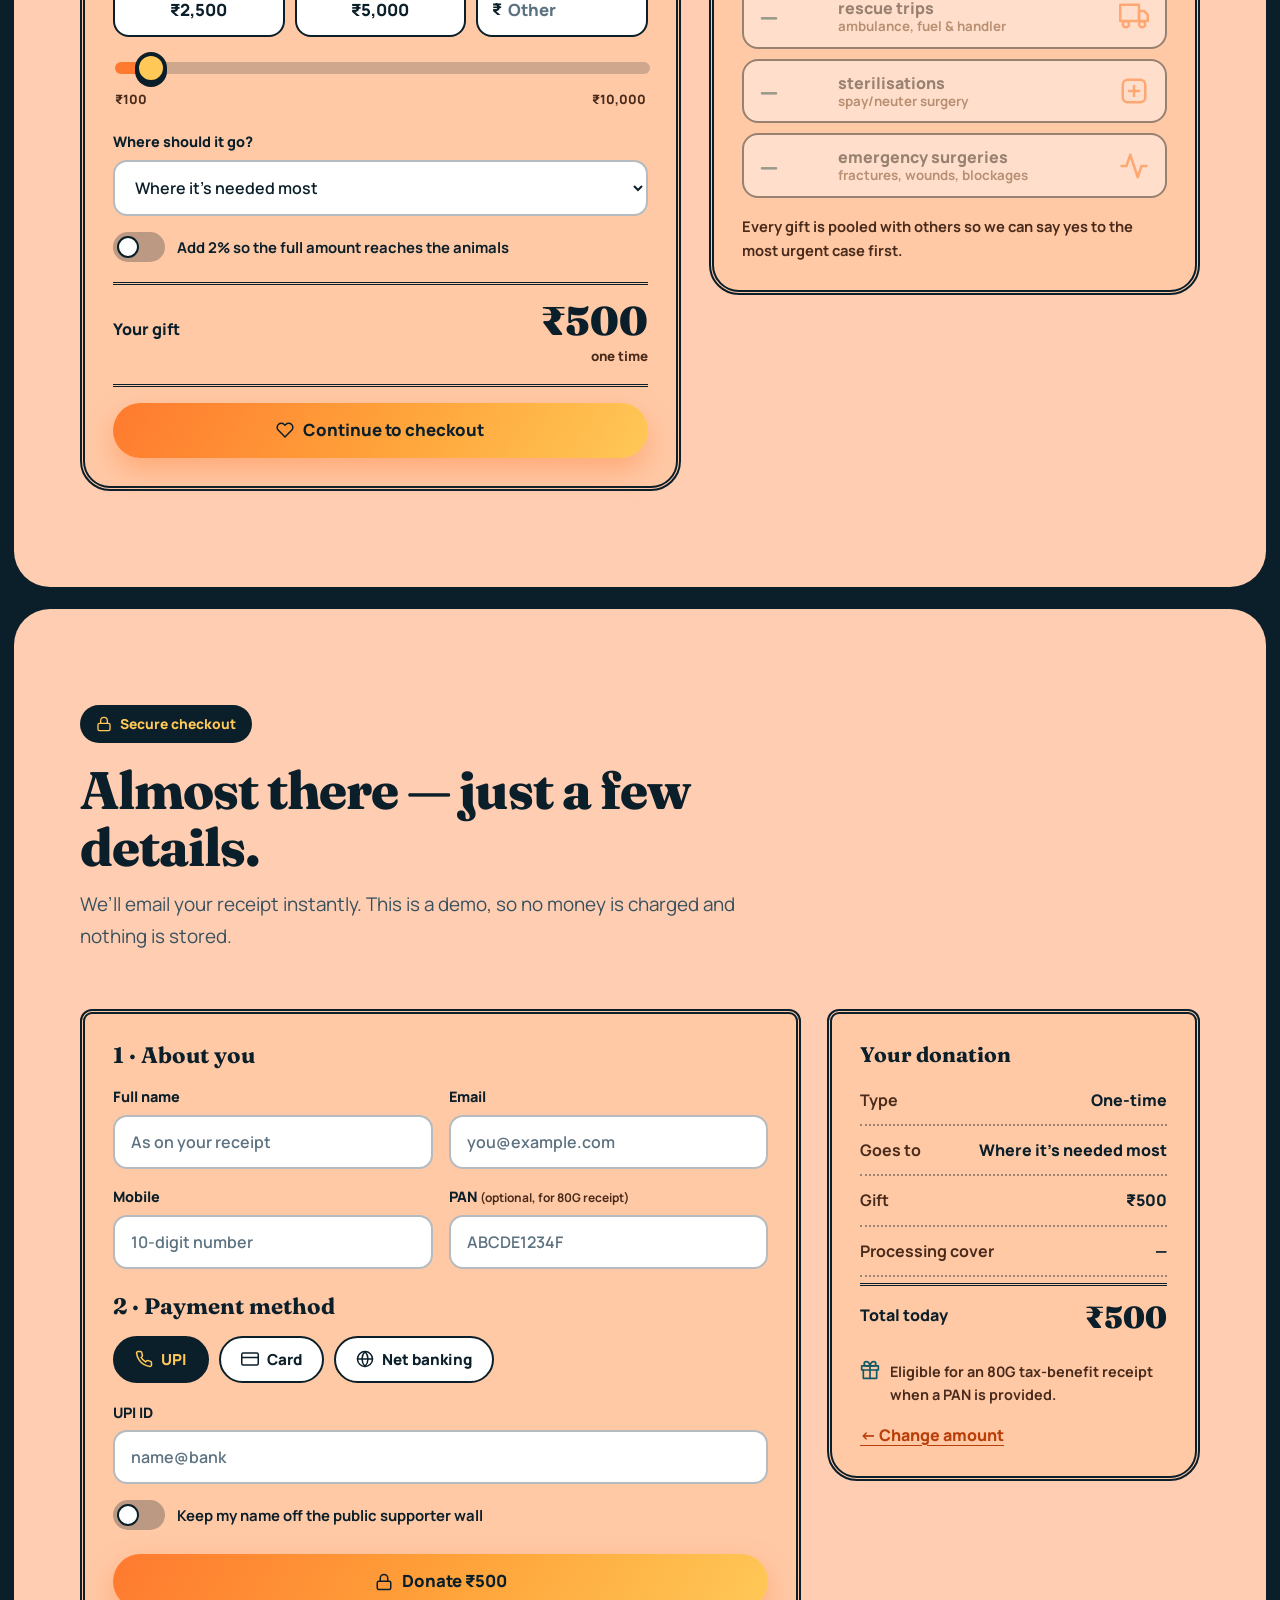
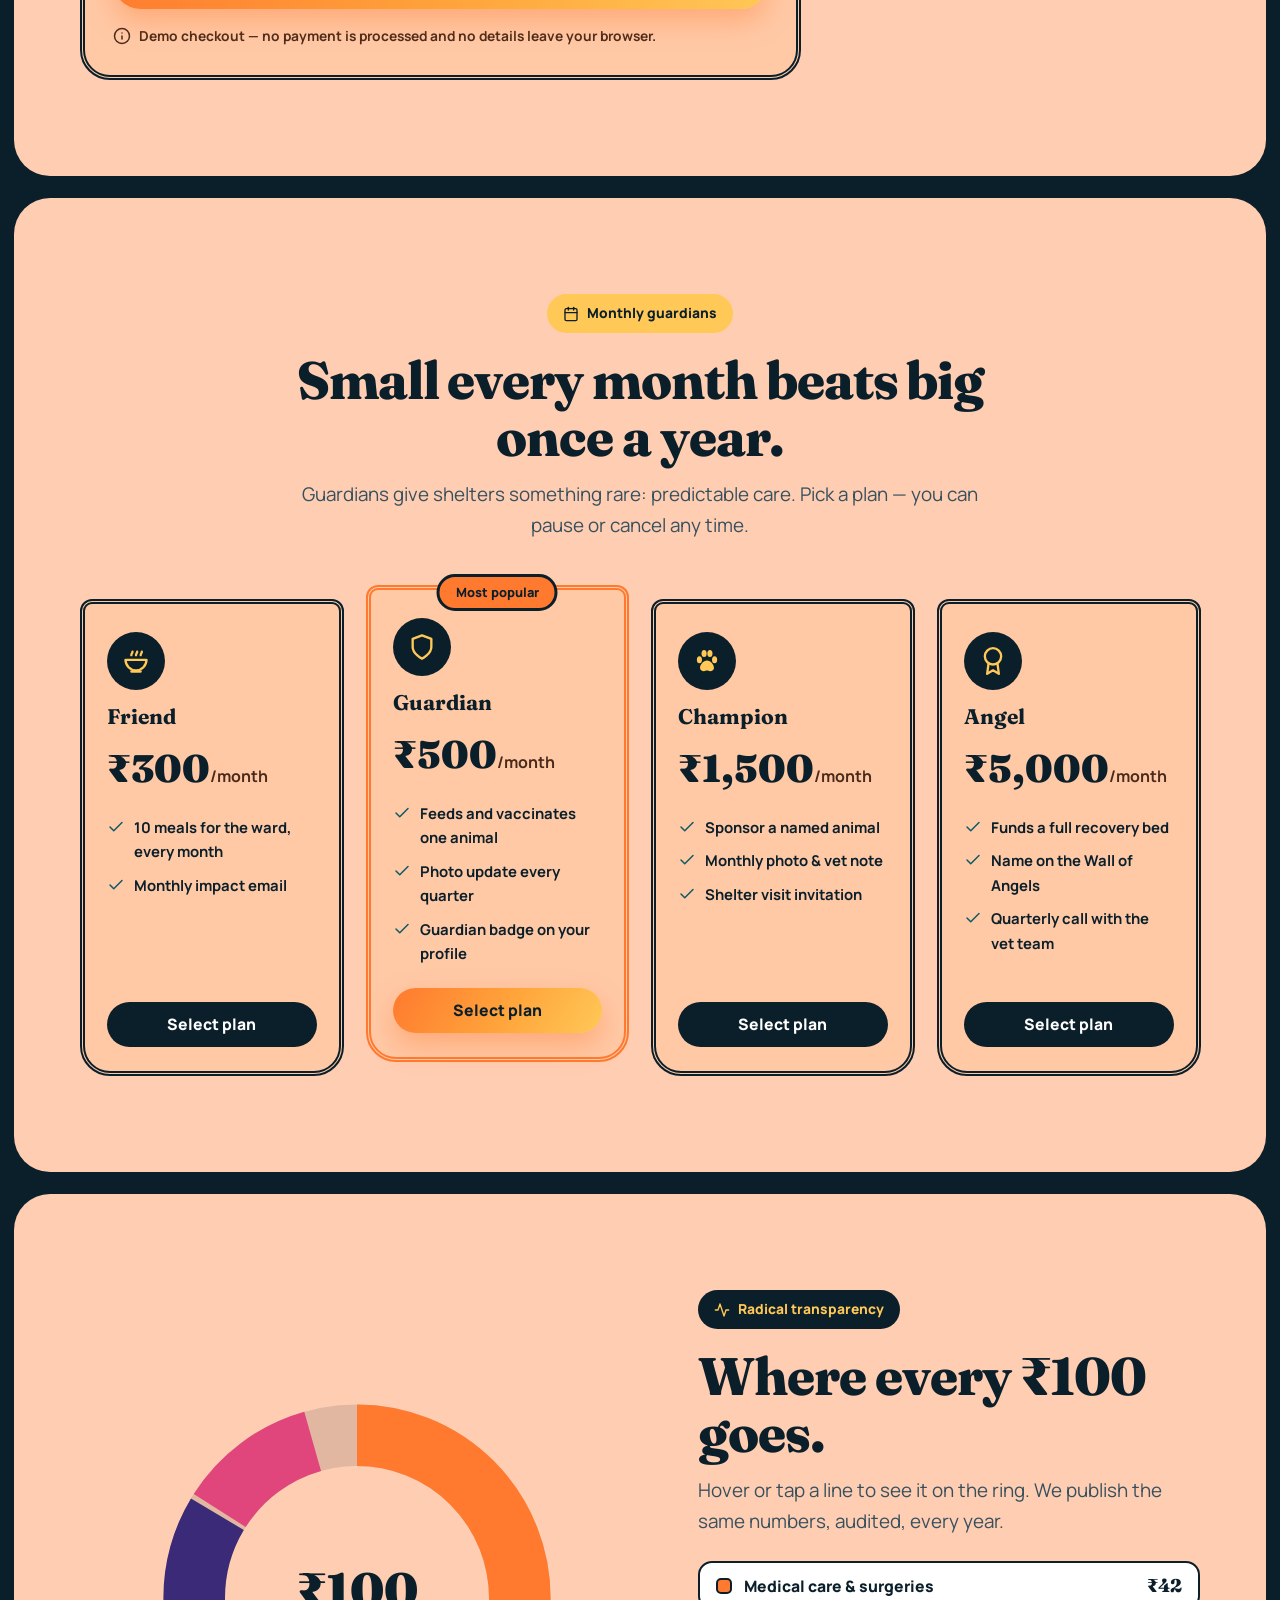
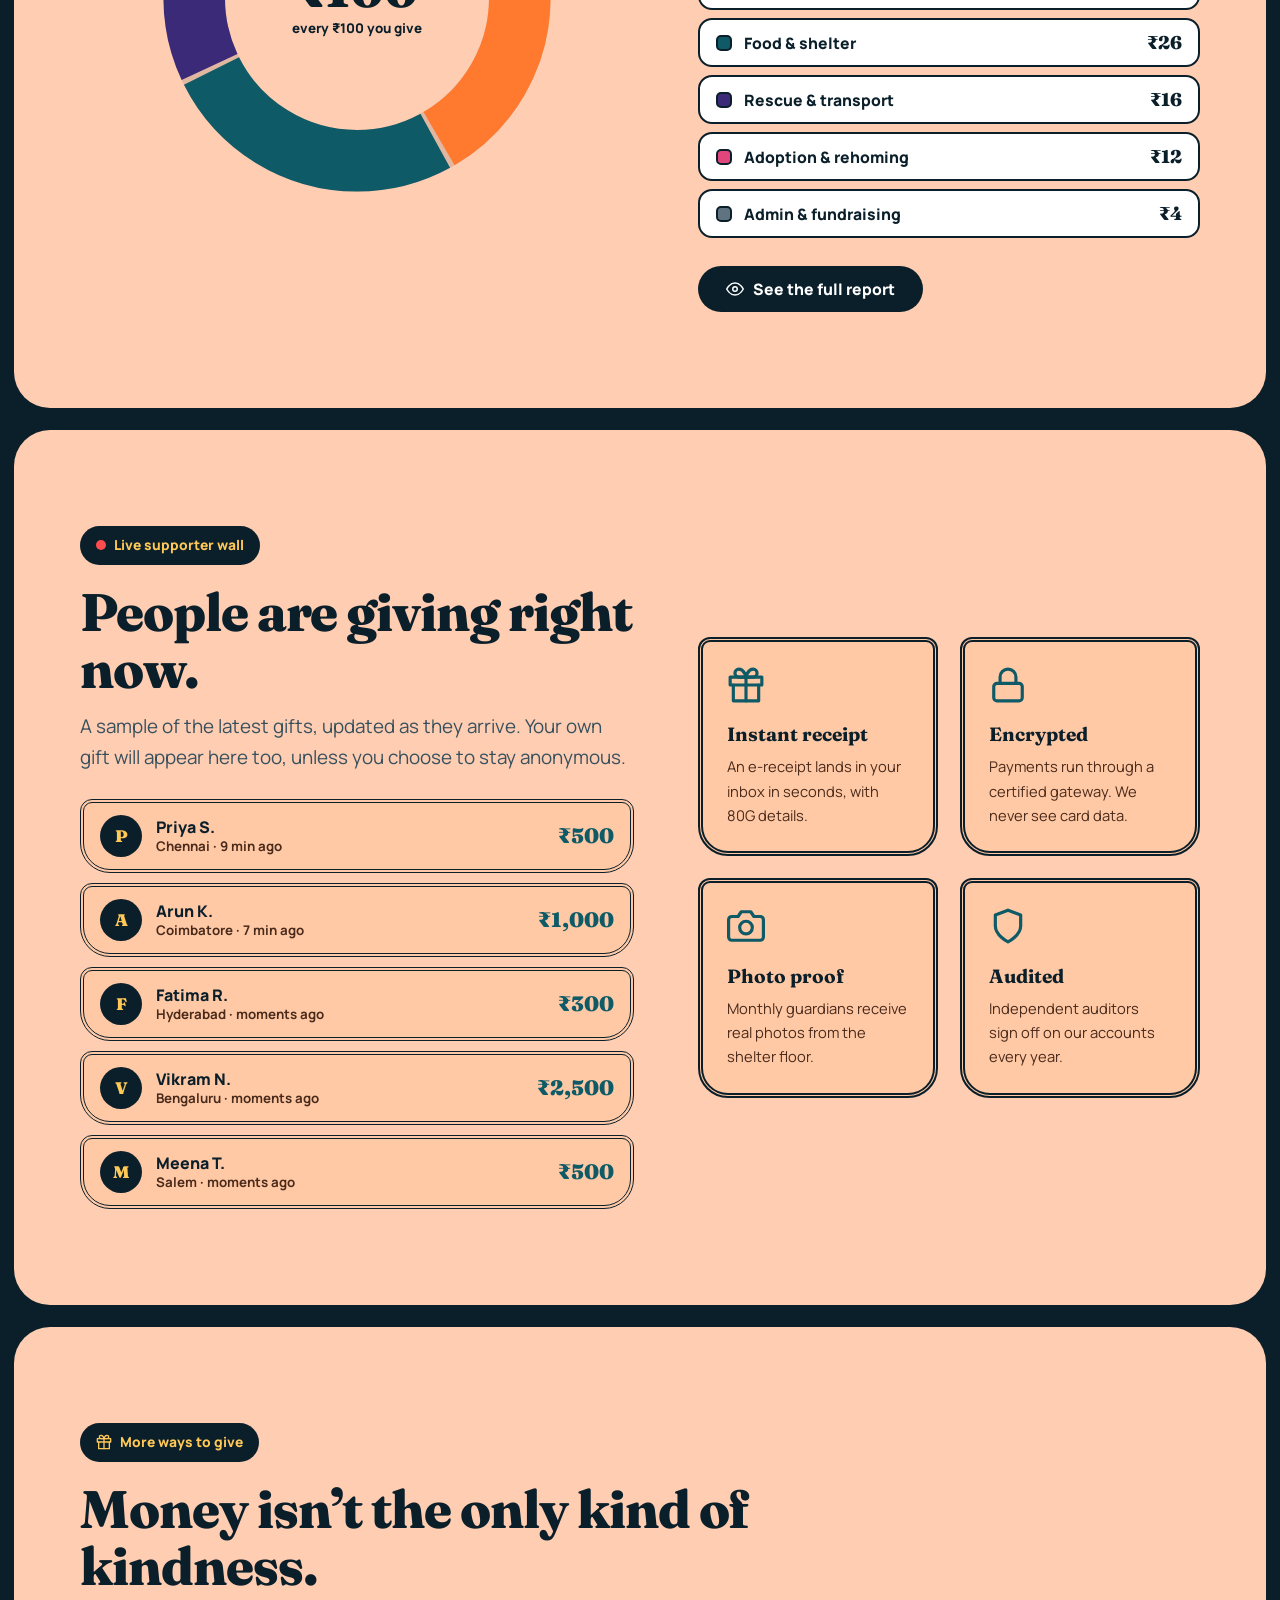
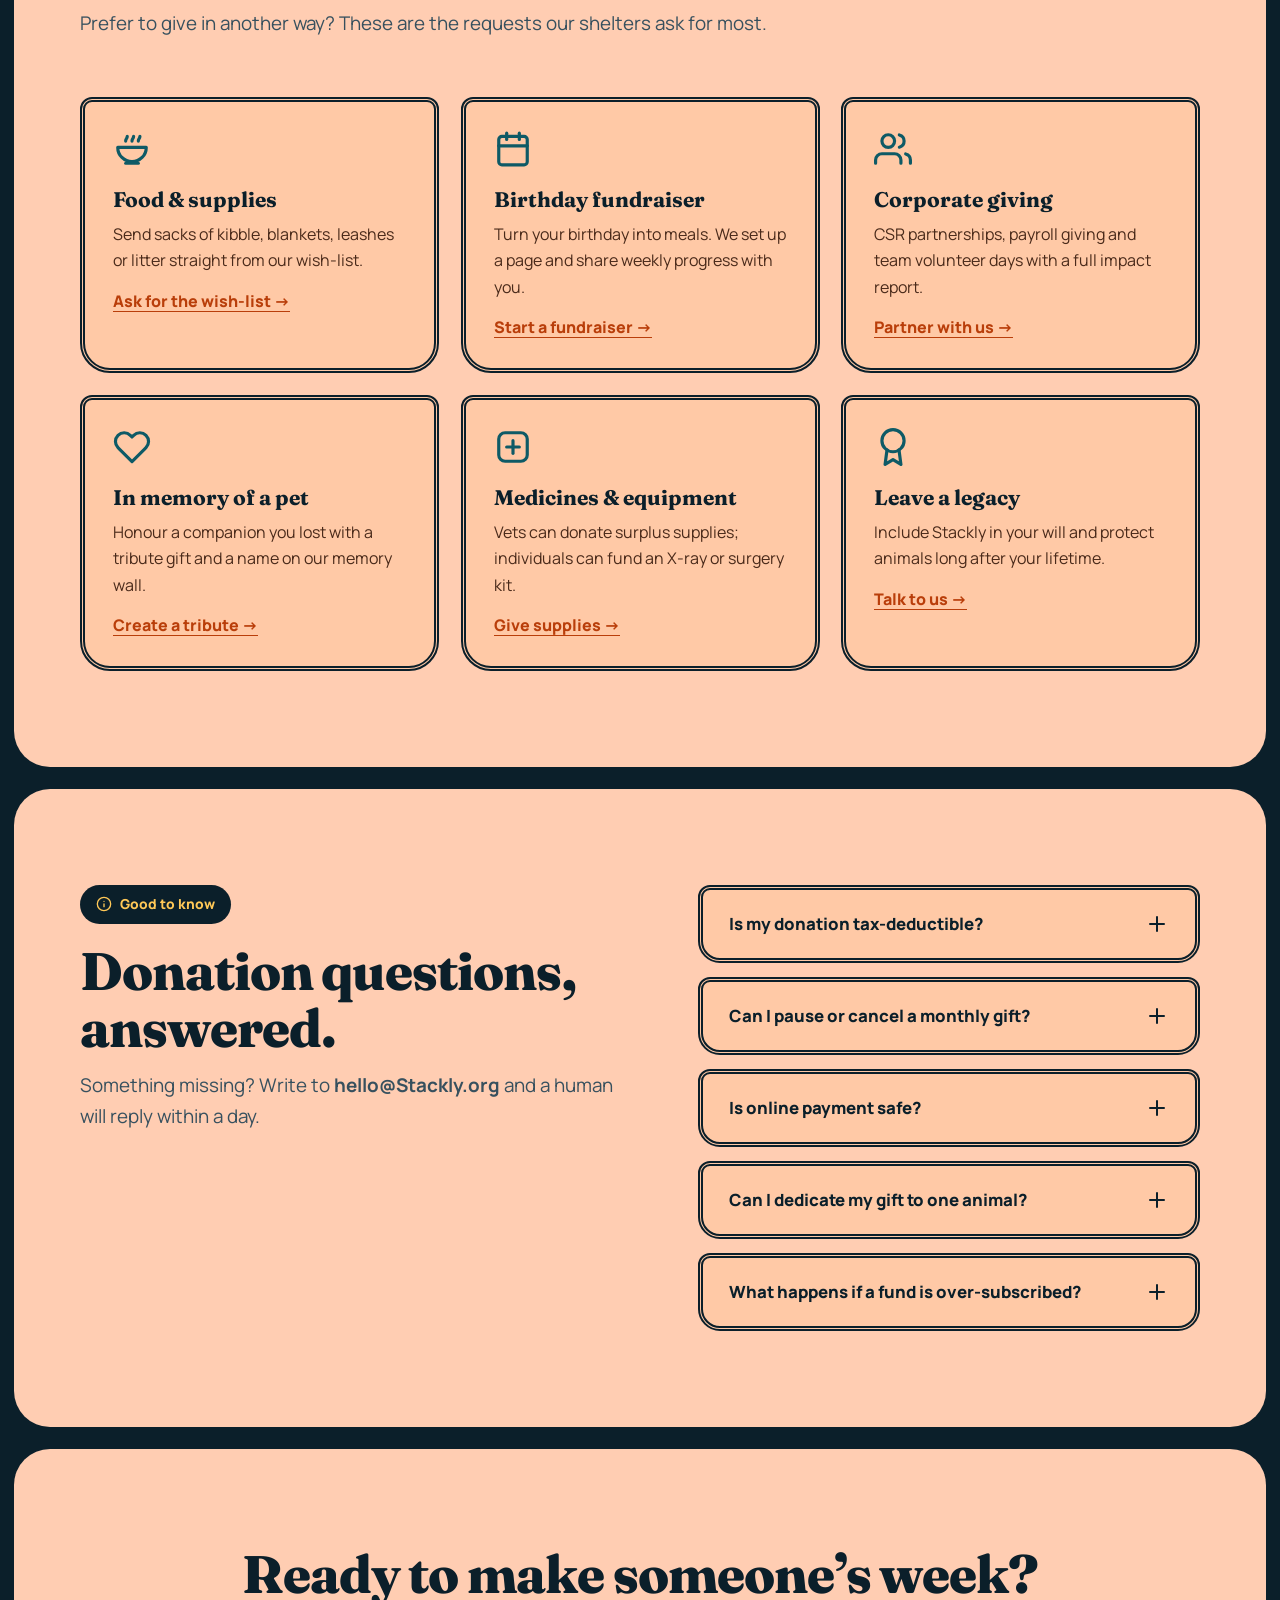
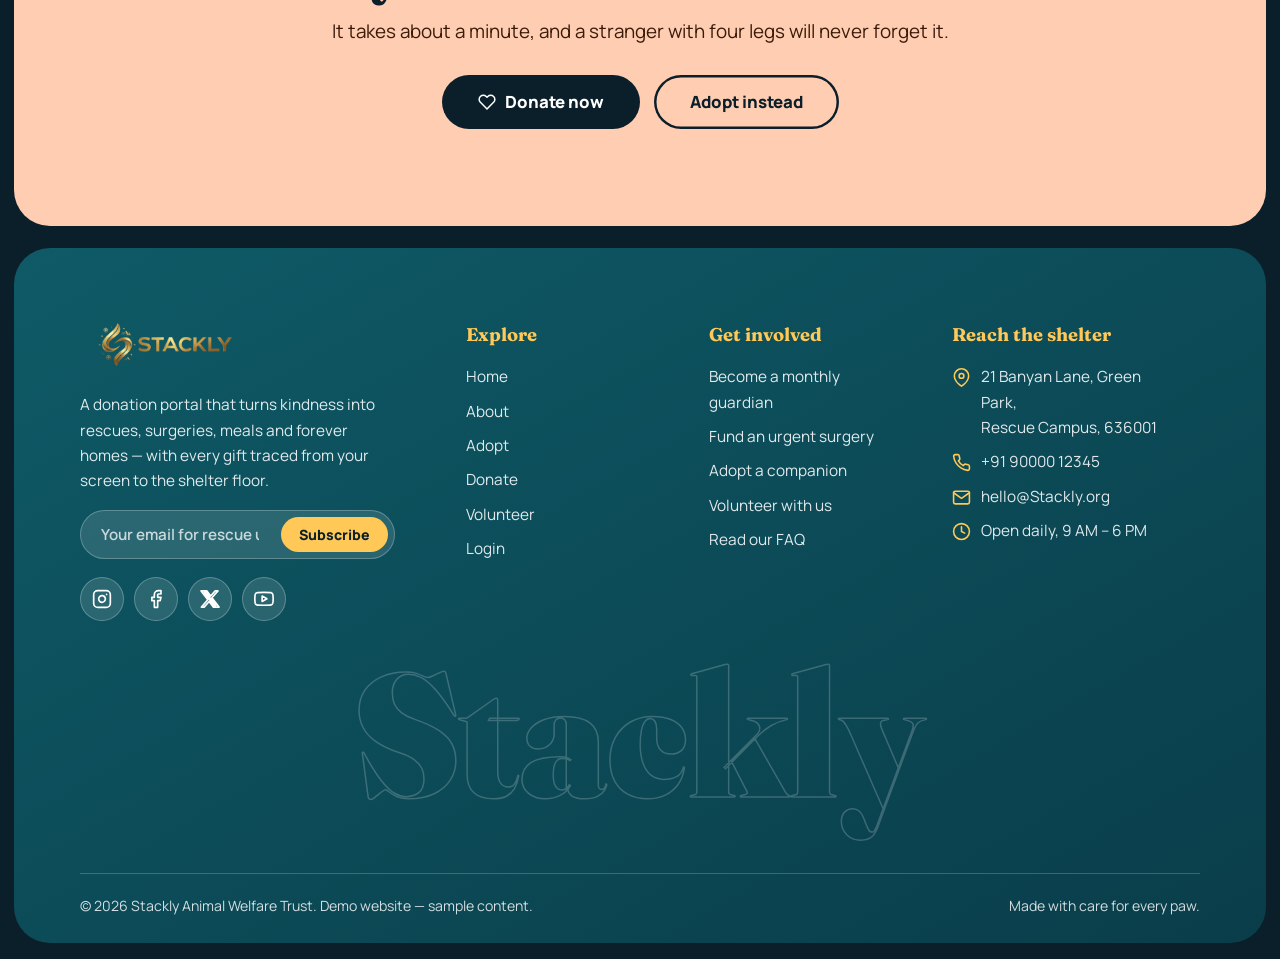
<file: donate.html>
<!DOCTYPE html>
<html lang="en" class="no-js">
<head>
<meta charset="UTF-8">
<meta name="viewport" content="width=device-width, initial-scale=1">
<title>Donate — Stackly</title>
<meta name="description" content="Give once or monthly. See exactly what your donation can fund — meals, vaccines, surgeries and rescues — and watch it reach the shelter.">
<link rel="preconnect" href="https://fonts.googleapis.com">
<link rel="preconnect" href="https://fonts.gstatic.com" crossorigin>
<link href="https://fonts.googleapis.com/css2?family=Fraunces:opsz,wght@9..144,600;9..144,800;9..144,900&family=Manrope:wght@500;600;700;800&display=swap" rel="stylesheet">
<link rel="stylesheet" href="css/base.css">
<link rel="stylesheet" href="css/donate.css">
</head>
<body data-page="donate">
<script>document.documentElement.classList.remove('no-js')</script>
<div id="site-header"></div>

<main>
  <!-- 1 · HERO : the filling donation jar -->
  <section class="sec bg-peach d-hero" aria-label="Donate to Stackly">
    <div class="wrap split">
      <div>
        <p class="tag tag-sun rv"><i data-i="heart"></i>Donate</p>
        <h1 class="h1" data-split>Your ₹500 is somebody’s whole week.</h1>
        <p class="lead rv" style="--d:.15s">It buys sixteen meals, or a vaccination and a dewormer — whatever the shelter needs most that day. Give once or every month and watch the jar fill — every rupee is tracked to a bowl, a bandage or a ride to the vet.</p>
        <div class="goal rv" style="--d:.25s">
          <div class="goal-top"><b id="goalRaised">₹5,68,400</b><span>raised of ₹8,00,000 monthly goal</span></div>
          <div class="goal-bar" role="progressbar" aria-valuemin="0" aria-valuemax="100" aria-valuenow="71" aria-label="Monthly goal progress"><i id="goalFill"></i></div>
          <p class="goal-foot"><span id="goalPct">71%</span> funded · <b data-count="1204">0</b> donors this month · 9 days left</p>
        </div>
        <div class="row-btns rv" style="--d:.35s">
          <a class="btn btn-primary btn-lg" href="error.html"><i data-i="heart"></i>Give now</a>
          <a class="btn btn-ghost btn-lg" href="error.html">Give monthly</a>
        </div>
      </div>

      <div class="jar-wrap" aria-hidden="true">
        <div class="coins"><span class="coin" style="--x:-46px;--dl:0s">₹</span><span class="coin" style="--x:16px;--dl:.9s">₹</span><span class="coin" style="--x:-14px;--dl:1.7s">🐾</span><span class="coin" style="--x:48px;--dl:2.4s">₹</span><span class="coin" style="--x:-30px;--dl:3.1s">₹</span></div>
        <svg class="jar" viewBox="0 0 300 380">
          <defs><clipPath id="jarClip"><path d="M72 96H228Q262 110 262 150V318Q262 352 228 352H72Q38 352 38 318V150Q38 110 72 96Z"/></clipPath></defs>
          <path d="M72 96H228Q262 110 262 150V318Q262 352 228 352H72Q38 352 38 318V150Q38 110 72 96Z" fill="rgba(11,31,42,.05)"/>
          <g clip-path="url(#jarClip)">
            <g class="liquid" id="liquid" style="--ty:352px"><path class="wave w2" d="M-300 0Q-250 -14 -200 0T-100 0T0 0T100 0T200 0T300 0T400 0T500 0V300H-300Z"/><path class="wave w1" d="M-300 0Q-250 -12 -200 0T-100 0T0 0T100 0T200 0T300 0T400 0T500 0V300H-300Z"/></g>
            <path d="M58 130Q52 220 60 320" stroke="rgba(11,31,42,.3)" stroke-width="7" stroke-linecap="round" fill="none"/>
          </g>
          <path d="M72 96H228Q262 110 262 150V318Q262 352 228 352H72Q38 352 38 318V150Q38 110 72 96Z" fill="none" stroke="#0B1F2A" stroke-width="6" stroke-linejoin="round"/>
          <rect x="76" y="62" width="148" height="34" rx="10" fill="#FFC857" stroke="#0B1F2A" stroke-width="5"/>
          <path d="M100 70V90M130 70V90M160 70V90M190 70V90" stroke="#0B1F2A" stroke-width="3" stroke-linecap="round" opacity=".35"/>
        </svg>
        <div class="jar-label"><b id="jarTxt">₹5.7L</b><small>this month</small></div>
      </div>
    </div>
  </section>

  <!-- 2 · CALCULATOR -->
  <section class="sec bg-peach" id="calculator">
    <div class="wrap">
      <div class="sec-head center rv">
        <p class="tag"><i data-i="sparkle"></i>Impact calculator</p>
        <h2 class="h2">Choose a gift. See what it does.</h2>
        <p class="lead muted">Slide, tap or type an amount. The panel on the right shows what that money can fund at our shelters — instantly.</p>
      </div>

      <div class="calc">
        <div class="d-card calc-l rv-l">
          <div class="seg" role="tablist" aria-label="Donation frequency">
            <i class="seg-thumb"></i>
            <button type="button" role="tab" class="on" data-f="once" aria-selected="true">One-time</button>
            <button type="button" role="tab" data-f="month" aria-selected="false">Monthly <em>❤</em></button>
          </div>

          <p class="lab">Pick an amount</p>
          <div class="amts" id="amts">
            <button type="button" data-a="300">₹300</button>
            <button type="button" data-a="500" class="on">₹500</button>
            <button type="button" data-a="1000">₹1,000</button>
            <button type="button" data-a="2500">₹2,500</button>
            <button type="button" data-a="5000">₹5,000</button>
            <div class="cust"><span>₹</span><input id="dCustom" type="number" inputmode="numeric" min="100" max="500000" placeholder="Other" aria-label="Custom amount in rupees"></div>
          </div>
          <input class="range" id="dRange" type="range" min="100" max="10000" step="100" value="500" aria-label="Adjust amount">
          <div class="range-lab"><span>₹100</span><span>₹10,000</span></div>

          <div class="field">
            <label for="dFocus">Where should it go?</label>
            <select class="input" id="dFocus">
              <option>Where it’s needed most</option>
              <option>Medical care &amp; surgeries</option>
              <option>Food &amp; shelter</option>
              <option>Rescue &amp; ambulance</option>
              <option>Adoption &amp; rehoming</option>
            </select>
          </div>
          <label class="switch"><input type="checkbox" id="dFee"><span class="sw"></span><span>Add 2% so the full amount reaches the animals</span></label>

          <div class="total-row"><span>Your gift</span><b id="dTotal">₹500</b><small id="dFreq">one time</small></div>
          <button class="btn btn-primary btn-lg" type="button" id="dGo"><i data-i="heart"></i>Continue to checkout</button>
        </div>

        <div class="d-card calc-r rv-r" aria-live="polite">
          <p class="lab">Your <b id="impAmt">₹500</b> could fund <em>any one</em> of these</p>
          <ul class="imp" id="imp"></ul>
          <p class="imp-note" id="impNote"></p>
        </div>
      </div>
    </div>
  </section>

  <!-- 3 · CHECKOUT -->
  <section class="sec bg-peach" id="checkout">
    <div class="wrap">
      <div class="sec-head rv">
        <p class="tag"><i data-i="lock"></i>Secure checkout</p>
        <h2 class="h2">Almost there — just a few details.</h2>
        <p class="lead muted">We’ll email your receipt instantly. This is a demo, so no money is charged and nothing is stored.</p>
      </div>
      <div class="co">
        <form class="d-card co-form rv-l" id="coForm" novalidate>
          <h3 class="h3">1 · About you</h3>
          <div class="row2">
            <div class="field"><label for="cName">Full name</label><input class="input" id="cName" autocomplete="name" placeholder="As on your receipt" oninput="this.value=this.value.replace(/[^a-zA-Z\s]/g,'')"><span class="err-msg">Please enter your full name.</span></div>
            <div class="field"><label for="cMail">Email</label><input class="input" id="cMail" type="email" autocomplete="email" placeholder="you@example.com"><span class="err-msg">Enter a valid email address.</span></div>
          </div>
          <div class="row2">
            <div class="field"><label for="cPhone">Mobile</label><input class="input" id="cPhone" inputmode="tel" autocomplete="tel" placeholder="10-digit number" oninput="this.value=this.value.replace(/[^0-9]/g,'')"><span class="err-msg">Enter a valid 10-digit mobile number.</span></div>
            <div class="field"><label for="cPan">PAN <small>(optional, for 80G receipt)</small></label><input class="input" id="cPan" maxlength="10" placeholder="ABCDE1234F" style="text-transform:uppercase"><span class="err-msg">PAN looks incorrect (format ABCDE1234F).</span></div>
          </div>

          <h3 class="h3" style="margin-top:8px">2 · Payment method</h3>
          <div class="pay-tabs" role="tablist" aria-label="Payment method">
            <button type="button" role="tab" class="on" data-p="upi"><i data-i="phone"></i>UPI</button>
            <button type="button" role="tab" data-p="card"><i data-i="card"></i>Card</button>
            <button type="button" role="tab" data-p="net"><i data-i="globe"></i>Net banking</button>
          </div>
          <div class="pay-pane on" data-pane="upi">
            <div class="field"><label for="uId">UPI ID</label><input class="input" id="uId" placeholder="name@bank" autocomplete="off"><span class="err-msg">Enter a valid UPI ID like name@okbank.</span></div>
          </div>
          <div class="pay-pane" data-pane="card">
            <div class="field"><label for="kNum">Card number</label><input class="input" id="kNum" inputmode="numeric" autocomplete="cc-number" placeholder="1234 5678 9012 3456" maxlength="19"><span class="err-msg">Enter a 16-digit card number.</span></div>
            <div class="row3">
              <div class="field"><label for="kName">Name on card</label><input class="input" id="kName" autocomplete="cc-name" placeholder="Full name"><span class="err-msg">Enter the name on the card.</span></div>
              <div class="field"><label for="kExp">Expiry</label><input class="input" id="kExp" inputmode="numeric" autocomplete="cc-exp" placeholder="MM/YY" maxlength="5"><span class="err-msg">Use a future date, MM/YY.</span></div>
              <div class="field"><label for="kCvv">CVV</label><input class="input" id="kCvv" inputmode="numeric" autocomplete="cc-csc" placeholder="123" maxlength="3" type="password"><span class="err-msg">3 digits.</span></div>
            </div>
          </div>
          <div class="pay-pane" data-pane="net">
            <div class="field"><label for="nBank">Choose your bank</label><select class="input" id="nBank"><option value="">Select a bank</option><option>State Bank of India</option><option>HDFC Bank</option><option>ICICI Bank</option><option>Axis Bank</option><option>Indian Bank</option><option>Canara Bank</option><option>Kotak Mahindra Bank</option></select><span class="err-msg">Please choose a bank.</span></div>
          </div>

          <label class="switch"><input type="checkbox" id="cAnon"><span class="sw"></span><span>Keep my name off the public supporter wall</span></label>
          <button class="btn btn-primary btn-lg" type="submit" id="cPay"><i data-i="lock"></i><span>Donate ₹500</span></button>
          <p class="demo-note"><i data-i="info"></i>Demo checkout — no payment is processed and no details leave your browser.</p>
        </form>

        <aside class="d-card co-sum rv-r" aria-label="Donation summary">
          <h3 class="h3">Your donation</h3>
          <dl class="sum">
            <div><dt>Type</dt><dd id="sType">One-time</dd></div>
            <div><dt>Goes to</dt><dd id="sFocus">Where it’s needed most</dd></div>
            <div><dt>Gift</dt><dd id="sGift">₹500</dd></div>
            <div><dt>Processing cover</dt><dd id="sFee">—</dd></div>
            <div class="sum-t"><dt>Total today</dt><dd id="sTotal">₹500</dd></div>
          </dl>
          <p class="sum-note"><i data-i="gift"></i>Eligible for an 80G tax-benefit receipt when a PAN is provided.</p>
          <a class="edit" href="error.html">← Change amount</a>
        </aside>
      </div>
    </div>
  </section>

  <!-- 4 · PLANS -->
  <section class="sec bg-peach" id="plans">
    <div class="wrap">
      <div class="sec-head center rv">
        <p class="tag tag-sun"><i data-i="calendar"></i>Monthly guardians</p>
        <h2 class="h2">Small every month beats big once a year.</h2>
        <p class="lead muted">Guardians give shelters something rare: predictable care. Pick a plan — you can pause or cancel any time.</p>
      </div>
      <div class="grid g4 plans">
        <article class="d-card lift plan rv">
          <span class="plan-ic"><i data-i="bowl"></i></span>
          <h3 class="h3">Friend</h3>
          <p class="price"><b>₹300</b>/month</p>
          <ul><li><i data-i="check"></i>10 meals for the ward, every month</li><li><i data-i="check"></i>Monthly impact email</li></ul>
          <button type="button" class="btn btn-dark" data-plan="300">Select plan</button>
        </article>
        <article class="d-card lift plan hot rv" style="--d:.1s">
          <span class="ribbon">Most popular</span>
          <span class="plan-ic"><i data-i="shield"></i></span>
          <h3 class="h3">Guardian</h3>
          <p class="price"><b>₹500</b>/month</p>
          <ul><li><i data-i="check"></i>Feeds and vaccinates one animal</li><li><i data-i="check"></i>Photo update every quarter</li><li><i data-i="check"></i>Guardian badge on your profile</li></ul>
          <button type="button" class="btn btn-primary" data-plan="500">Select plan</button>
        </article>
        <article class="d-card lift plan rv" style="--d:.2s">
          <span class="plan-ic"><i data-i="paw"></i></span>
          <h3 class="h3">Champion</h3>
          <p class="price"><b>₹1,500</b>/month</p>
          <ul><li><i data-i="check"></i>Sponsor a named animal</li><li><i data-i="check"></i>Monthly photo &amp; vet note</li><li><i data-i="check"></i>Shelter visit invitation</li></ul>
          <button type="button" class="btn btn-dark" data-plan="1500">Select plan</button>
        </article>
        <article class="d-card lift plan rv" style="--d:.3s">
          <span class="plan-ic"><i data-i="award"></i></span>
          <h3 class="h3">Angel</h3>
          <p class="price"><b>₹5,000</b>/month</p>
          <ul><li><i data-i="check"></i>Funds a full recovery bed</li><li><i data-i="check"></i>Name on the Wall of Angels</li><li><i data-i="check"></i>Quarterly call with the vet team</li></ul>
          <button type="button" class="btn btn-dark" data-plan="5000">Select plan</button>
        </article>
      </div>
    </div>
  </section>

  <!-- 5 · WHERE IT GOES -->
  <section class="sec bg-peach" id="where">
    <div class="wrap split">
      <div class="donut-box rv-z">
        <svg class="donut" viewBox="0 0 200 200" id="donut" role="img" aria-label="Breakdown of every ₹100 donated"></svg>
        <div class="donut-c"><b id="dcVal">₹100</b><small id="dcLab">every ₹100 you give</small></div>
      </div>
      <div class="rv-r">
        <p class="tag"><i data-i="pulse"></i>Radical transparency</p>
        <h2 class="h2">Where every ₹100 goes.</h2>
        <p class="lead muted">Hover or tap a line to see it on the ring. We publish the same numbers, audited, every year.</p>
        <ul class="legend" id="legend"></ul>
        <a class="btn btn-dark" href="error.html"><i data-i="eye"></i>See the full report</a>
      </div>
    </div>
  </section>

  <!-- 6 · LIVE FEED + TRUST -->
  <section class="sec bg-peach" id="wall">
    <div class="wrap split">
      <div class="rv-l">
        <p class="tag"><span class="live"></span>Live supporter wall</p>
        <h2 class="h2">People are giving right now.</h2>
        <p class="lead muted">A sample of the latest gifts, updated as they arrive. Your own gift will appear here too, unless you choose to stay anonymous.</p>
        <ul class="feed" id="feed" aria-live="polite"></ul>
      </div>
      <div class="rv-r">
        <div class="grid g2 trust">
          <div class="d-card lift"><i data-i="gift"></i><h3 class="h3">Instant receipt</h3><p>An e-receipt lands in your inbox in seconds, with 80G details.</p></div>
          <div class="d-card lift"><i data-i="lock"></i><h3 class="h3">Encrypted</h3><p>Payments run through a certified gateway. We never see card data.</p></div>
          <div class="d-card lift"><i data-i="camera"></i><h3 class="h3">Photo proof</h3><p>Monthly guardians receive real photos from the shelter floor.</p></div>
          <div class="d-card lift"><i data-i="shield"></i><h3 class="h3">Audited</h3><p>Independent auditors sign off on our accounts every year.</p></div>
        </div>
      </div>
    </div>
  </section>

  <!-- 7 · OTHER WAYS TO GIVE -->
  <section class="sec bg-peach" id="ways">
    <div class="wrap">
      <div class="sec-head rv">
        <p class="tag"><i data-i="gift"></i>More ways to give</p>
        <h2 class="h2">Money isn’t the only kind of kindness.</h2>
        <p class="lead muted">Prefer to give in another way? These are the requests our shelters ask for most.</p>
      </div>
      <div class="grid g3">
        <div class="d-card lift way rv"><i data-i="bowl"></i><h3 class="h3">Food &amp; supplies</h3><p>Send sacks of kibble, blankets, leashes or litter straight from our wish-list.</p><a href="mailto:hello@Stackly.org?subject=In-kind%20donation">Ask for the wish-list →</a></div>
        <div class="d-card lift way rv" style="--d:.08s"><i data-i="calendar"></i><h3 class="h3">Birthday fundraiser</h3><p>Turn your birthday into meals. We set up a page and share weekly progress with you.</p><a href="mailto:hello@Stackly.org?subject=Birthday%20fundraiser">Start a fundraiser →</a></div>
        <div class="d-card lift way rv" style="--d:.16s"><i data-i="users"></i><h3 class="h3">Corporate giving</h3><p>CSR partnerships, payroll giving and team volunteer days with a full impact report.</p><a href="mailto:hello@Stackly.org?subject=Corporate%20partnership">Partner with us →</a></div>
        <div class="d-card lift way rv" style="--d:.24s"><i data-i="heart"></i><h3 class="h3">In memory of a pet</h3><p>Honour a companion you lost with a tribute gift and a name on our memory wall.</p><a href="mailto:hello@Stackly.org?subject=Tribute%20gift">Create a tribute →</a></div>
        <div class="d-card lift way rv" style="--d:.32s"><i data-i="med"></i><h3 class="h3">Medicines &amp; equipment</h3><p>Vets can donate surplus supplies; individuals can fund an X-ray or surgery kit.</p><a href="mailto:hello@Stackly.org?subject=Medical%20supplies">Give supplies →</a></div>
        <div class="d-card lift way rv" style="--d:.4s"><i data-i="award"></i><h3 class="h3">Leave a legacy</h3><p>Include Stackly in your will and protect animals long after your lifetime.</p><a href="mailto:hello@Stackly.org?subject=Legacy%20giving">Talk to us →</a></div>
      </div>
    </div>
  </section>

  <!-- 8 · FAQ -->
  <section class="sec bg-peach" id="dfaq">
    <div class="wrap split faq-split">
      <div class="rv-l">
        <p class="tag"><i data-i="info"></i>Good to know</p>
        <h2 class="h2">Donation questions, answered.</h2>
        <p class="lead muted">Something missing? Write to <b>hello@Stackly.org</b> and a human will reply within a day.</p>
      </div>
      <div class="acc rv-r">
        <div class="acc-item d-card"><button class="acc-q" type="button" aria-expanded="true">Is my donation tax-deductible?<i data-i="plus"></i></button><div class="acc-a"><div><p>Eligible donations qualify for an 80G deduction in India. Add your PAN at checkout and your receipt will carry the registration details you need.</p></div></div></div>
        <div class="acc-item d-card"><button class="acc-q" type="button" aria-expanded="false">Can I pause or cancel a monthly gift?<i data-i="plus"></i></button><div class="acc-a"><div><p>Yes, at any time. Reply to any receipt email with “pause” or “cancel” and we’ll stop the next charge — no forms, no guilt.</p></div></div></div>
        <div class="acc-item d-card"><button class="acc-q" type="button" aria-expanded="false">Is online payment safe?<i data-i="plus"></i></button><div class="acc-a"><div><p>Real payments run through a PCI-compliant gateway, so card and UPI details go straight to the bank and are never stored by Stackly.</p></div></div></div>
        <div class="acc-item d-card"><button class="acc-q" type="button" aria-expanded="false">Can I dedicate my gift to one animal?<i data-i="plus"></i></button><div class="acc-a"><div><p>Choose “Where it’s needed most” or a category above. To sponsor a specific animal, use the urgent cases on the Adopt page or pick the Champion plan.</p></div></div></div>
        <div class="acc-item d-card"><button class="acc-q" type="button" aria-expanded="false">What happens if a fund is over-subscribed?<i data-i="plus"></i></button><div class="acc-a"><div><p>Extra money for a fully funded case moves to our Emergency Fund and is spent on the next animal in line. We always say so in the monthly report.</p></div></div></div>
      </div>
    </div>
  </section>

  <!-- 9 · CTA -->
  <section class="sec bg-peach d-cta">
    <div class="wrap center">
      <h2 class="h2 rv">Ready to make someone’s week?</h2>
      <p class="lead rv" style="--d:.1s;margin-inline:auto">It takes about a minute, and a stranger with four legs will never forget it.</p>
      <div class="row-btns center-btns rv" style="--d:.2s">
        <a class="btn btn-dark btn-lg" href="error.html"><i data-i="heart"></i>Donate now</a>
        <a class="btn btn-ghost btn-lg" href="error.html">Adopt instead</a>
      </div>
    </div>
  </section>
</main>

<!-- success modal -->
<div class="modal" id="thanks" role="dialog" aria-modal="true" aria-labelledby="tTitle" aria-hidden="true">
  <div class="modal-box d-card thanks-box">
    <button class="x-btn" type="button" id="tClose" aria-label="Close"><i data-i="x"></i></button>
    <div class="check-big"><svg viewBox="0 0 52 52"><circle cx="26" cy="26" r="24"/><path d="M14 27l8 8 16-17"/></svg></div>
    <h3 class="h2" id="tTitle">Thank you, <span id="tName">friend</span>!</h3>
    <p id="tMsg"></p>
    <div class="receipt" id="tReceipt"></div>
    <div class="row-btns center-btns">
      <button type="button" class="btn btn-dark" id="tDl"><i data-i="gift"></i>Download receipt</button>
      <a class="btn btn-primary" href="error.html">Meet the animals</a>
    </div>
  </div>
</div>

<div id="site-footer"></div>
<script src="js/common.js"></script>
<script src="js/donate.js"></script>
</body>
</html>
</file>
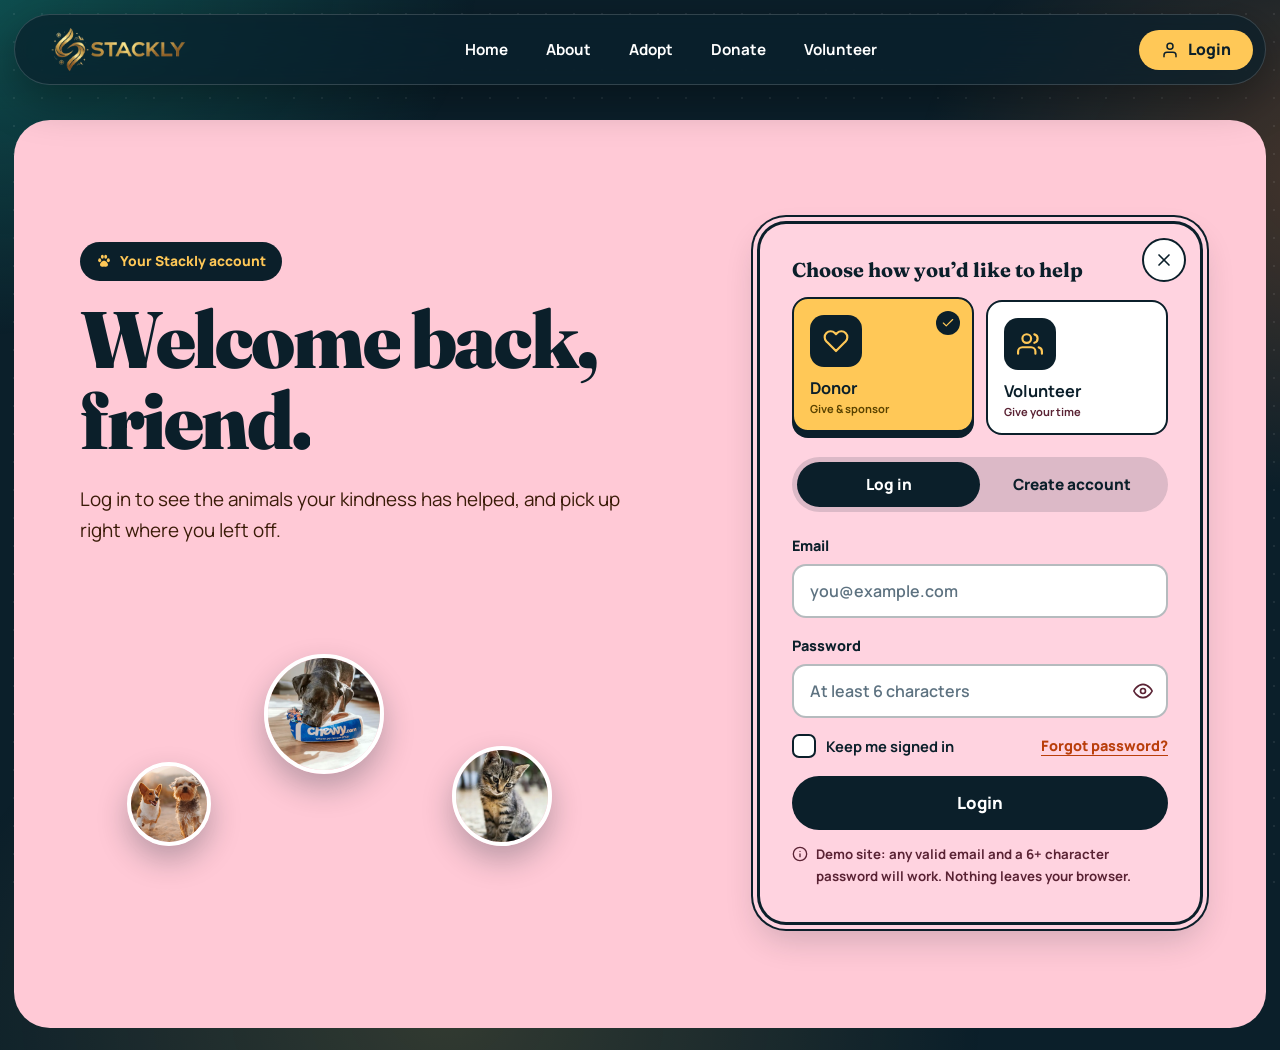
<file: login.html>
<!doctype html>
<html lang="en" class="no-js">
  <head>
    <meta charset="UTF-8" />
    <meta name="viewport" content="width=device-width, initial-scale=1" />
    <title>Login or Sign up — Stackly</title>
    <meta
      name="description"
      content="Log in or create a Stackly account as a Donor or a Volunteer to track your giving, manage shifts and follow the animals you help."
    />
    <link rel="preconnect" href="https://fonts.googleapis.com" />
    <link rel="preconnect" href="https://fonts.gstatic.com" crossorigin />
    <link
      href="https://fonts.googleapis.com/css2?family=Fraunces:opsz,wght@9..144,600;9..144,800;9..144,900&family=Manrope:wght@500;600;700;800&display=swap"
      rel="stylesheet"
    />
    <link rel="stylesheet" href="css/base.css" />
    <link rel="stylesheet" href="css/login.css" />
  </head>
  <body data-page="login">
    <script>
      document.documentElement.classList.remove("no-js");
    </script>
    <div id="site-header"></div>

    <main>
      <!-- 1 · AUTH -->
      <section
        class="sec bg-blush l-hero"
        id="auth"
        aria-label="Login or sign up"
      >
        <div class="bubbles" aria-hidden="true">
          <span class="bub b1"><img src="images/pet12.webp" alt="" /></span>
          <span class="bub b2"><img src="images/pet1.webp" alt="" /></span>
          <span class="bub b3"><img src="images/pet16.webp" alt="" /></span>
        </div>
        <div class="wrap split auth-split">
          <div class="welcome">
            <p class="tag rv"><i data-i="paw"></i>Your Stackly account</p>
            <h1 class="h1" data-split id="wTitle">Welcome back, friend.</h1>
            <p class="lead rv" style="--d: 0.15s" id="wLead">
              Log in to see the animals your kindness has helped, and pick up
              right where you left off.
            </p>
            <ul class="perks rv" style="--d: 0.25s" id="perks"></ul>
          </div>

          <div class="l-card auth rv-z" id="authCard">
            <button
              class="x-btn"
              type="button"
              id="closeBtn"
              aria-label="Close and go back"
            >
              <i data-i="x"></i>
            </button>

            <div id="authIn">
              <h2 class="h3 a-title">Choose how you’d like to help</h2>
              <div class="roles" role="radiogroup" aria-label="Account type">
                <button
                  type="button"
                  class="role on"
                  role="radio"
                  aria-checked="true"
                  data-role="Donor"
                >
                  <span class="r-ic"><i data-i="heart"></i></span>
                  <b>Donor</b><small>Give &amp; sponsor</small>
                  <span class="r-tick"><i data-i="check"></i></span>
                </button>
                <button
                  type="button"
                  class="role"
                  role="radio"
                  aria-checked="false"
                  data-role="Volunteer"
                >
                  <span class="r-ic"><i data-i="users"></i></span>
                  <b>Volunteer</b><small>Give your time</small>
                  <span class="r-tick"><i data-i="check"></i></span>
                </button>
              </div>

              <div class="seg" role="tablist" aria-label="Login or sign up">
                <i class="seg-thumb"></i>
                <button
                  type="button"
                  role="tab"
                  class="on"
                  data-m="login"
                  aria-selected="true"
                >
                  Log in
                </button>
                <button
                  type="button"
                  role="tab"
                  data-m="signup"
                  aria-selected="false"
                >
                  Create account
                </button>
              </div>

              <form id="authForm" novalidate>
                <div class="field f-name" hidden>
                  <label for="aName">Full name</label
                  ><input
                    class="input"
                    id="aName"
                    autocomplete="name"
                    placeholder="Your name"
                    oninput="
                      this.value = this.value.replace(/[^a-zA-Z\s]/g, '')
                    "
                  /><span class="err-msg">Please enter your name.</span>
                </div>
                <div class="field">
                  <label for="aMail">Email</label
                  ><input
                    class="input"
                    id="aMail"
                    type="email"
                    autocomplete="email"
                    placeholder="you@example.com"
                  /><span class="err-msg">Enter a valid email address.</span>
                </div>
                <div class="field">
                  <label for="aPass">Password</label>
                  <div class="pw">
                    <input
                      class="input"
                      id="aPass"
                      type="password"
                      autocomplete="current-password"
                      placeholder="At least 6 characters"
                    /><button
                      type="button"
                      class="eye"
                      id="eye"
                      aria-label="Show password"
                    >
                      <i data-i="eye"></i>
                    </button>
                  </div>
                  <span class="err-msg"
                    >Password must be at least 6 characters.</span
                  >
                  <div class="meter f-name" hidden aria-hidden="true">
                    <i></i><i></i><i></i><i></i>
                  </div>
                  <small class="meter-t f-name" id="meterT" hidden></small>
                </div>
                <div class="field f-name" hidden>
                  <label for="aPass2">Confirm password</label
                  ><input
                    class="input"
                    id="aPass2"
                    type="password"
                    autocomplete="new-password"
                    placeholder="Repeat your password"
                  /><span class="err-msg">Passwords don’t match.</span>
                </div>
                <div class="row-between">
                  <label class="check"
                    ><input type="checkbox" id="aRemember" /><span class="bx"
                      ><i data-i="check"></i></span
                    ><span id="aCheckTx">Keep me signed in</span></label
                  >
                  <a href="error.html" class="forgot">Forgot password?</a>
                </div>
                <button class="btn btn-dark btn-lg go" type="submit" id="goBtn">
                  <i data-i="user"></i><span>Log in as Donor</span>
                </button>
                <p class="demo">
                  <i data-i="info"></i>Demo site: any valid email and a 6+
                  character password will work. Nothing leaves your browser.
                </p>
              </form>
            </div>

            <!-- <div id="authOk" class="signed" hidden>
          <div class="ok-ic"><i data-i="check"></i></div>
          <h2 class="h3" id="okTitle">You’re signed in</h2>
          <p id="okMsg"></p>
          <div class="row-btns">
            <a class="btn btn-dark" id="okGo" href="donate.html"><i data-i="arrow"></i>Continue</a>
            <button class="btn btn-ghost" type="button" id="okOut">Log out</button>
          </div>
        </div> -->
          </div>
        </div>
      </section>
    </main>

    <!-- <div id="site-footer"></div> -->
    <script src="js/common.js"></script>
    <script src="js/login.js"></script>
  </body>
</html>
</file>
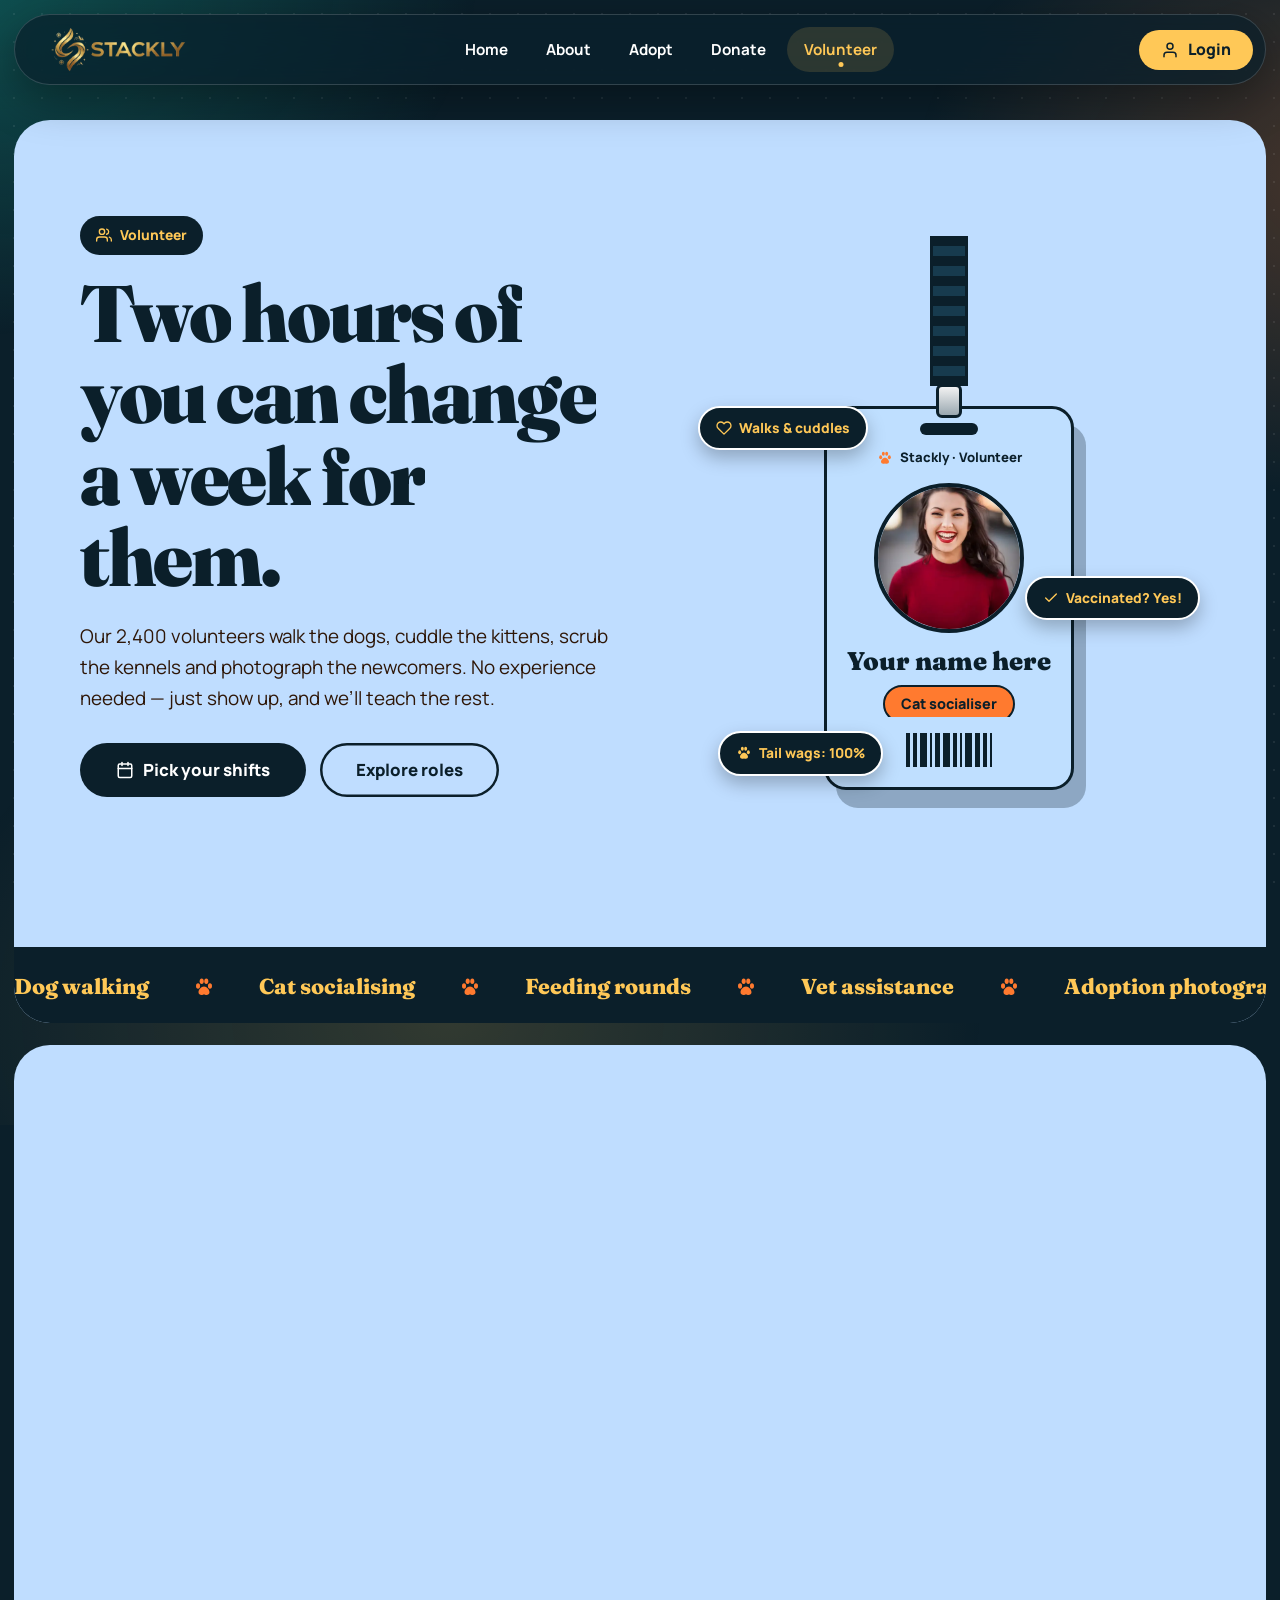
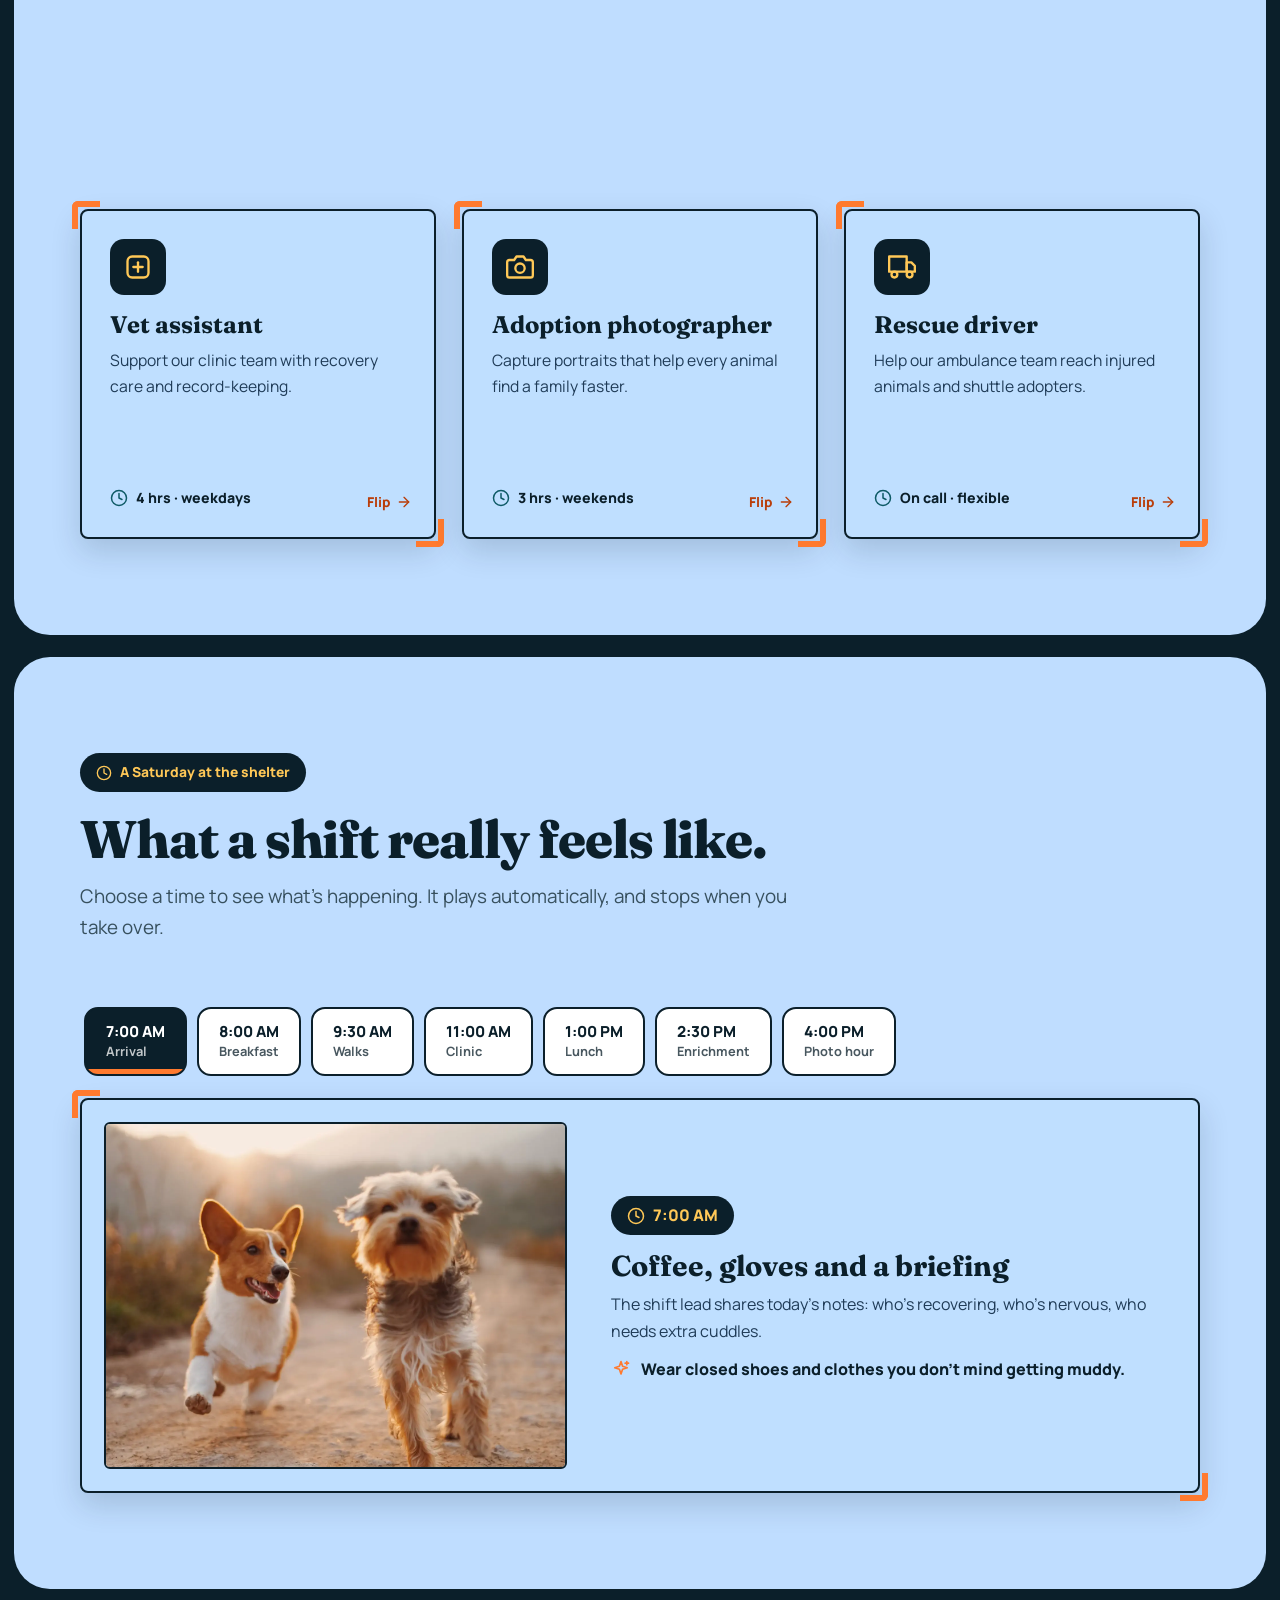
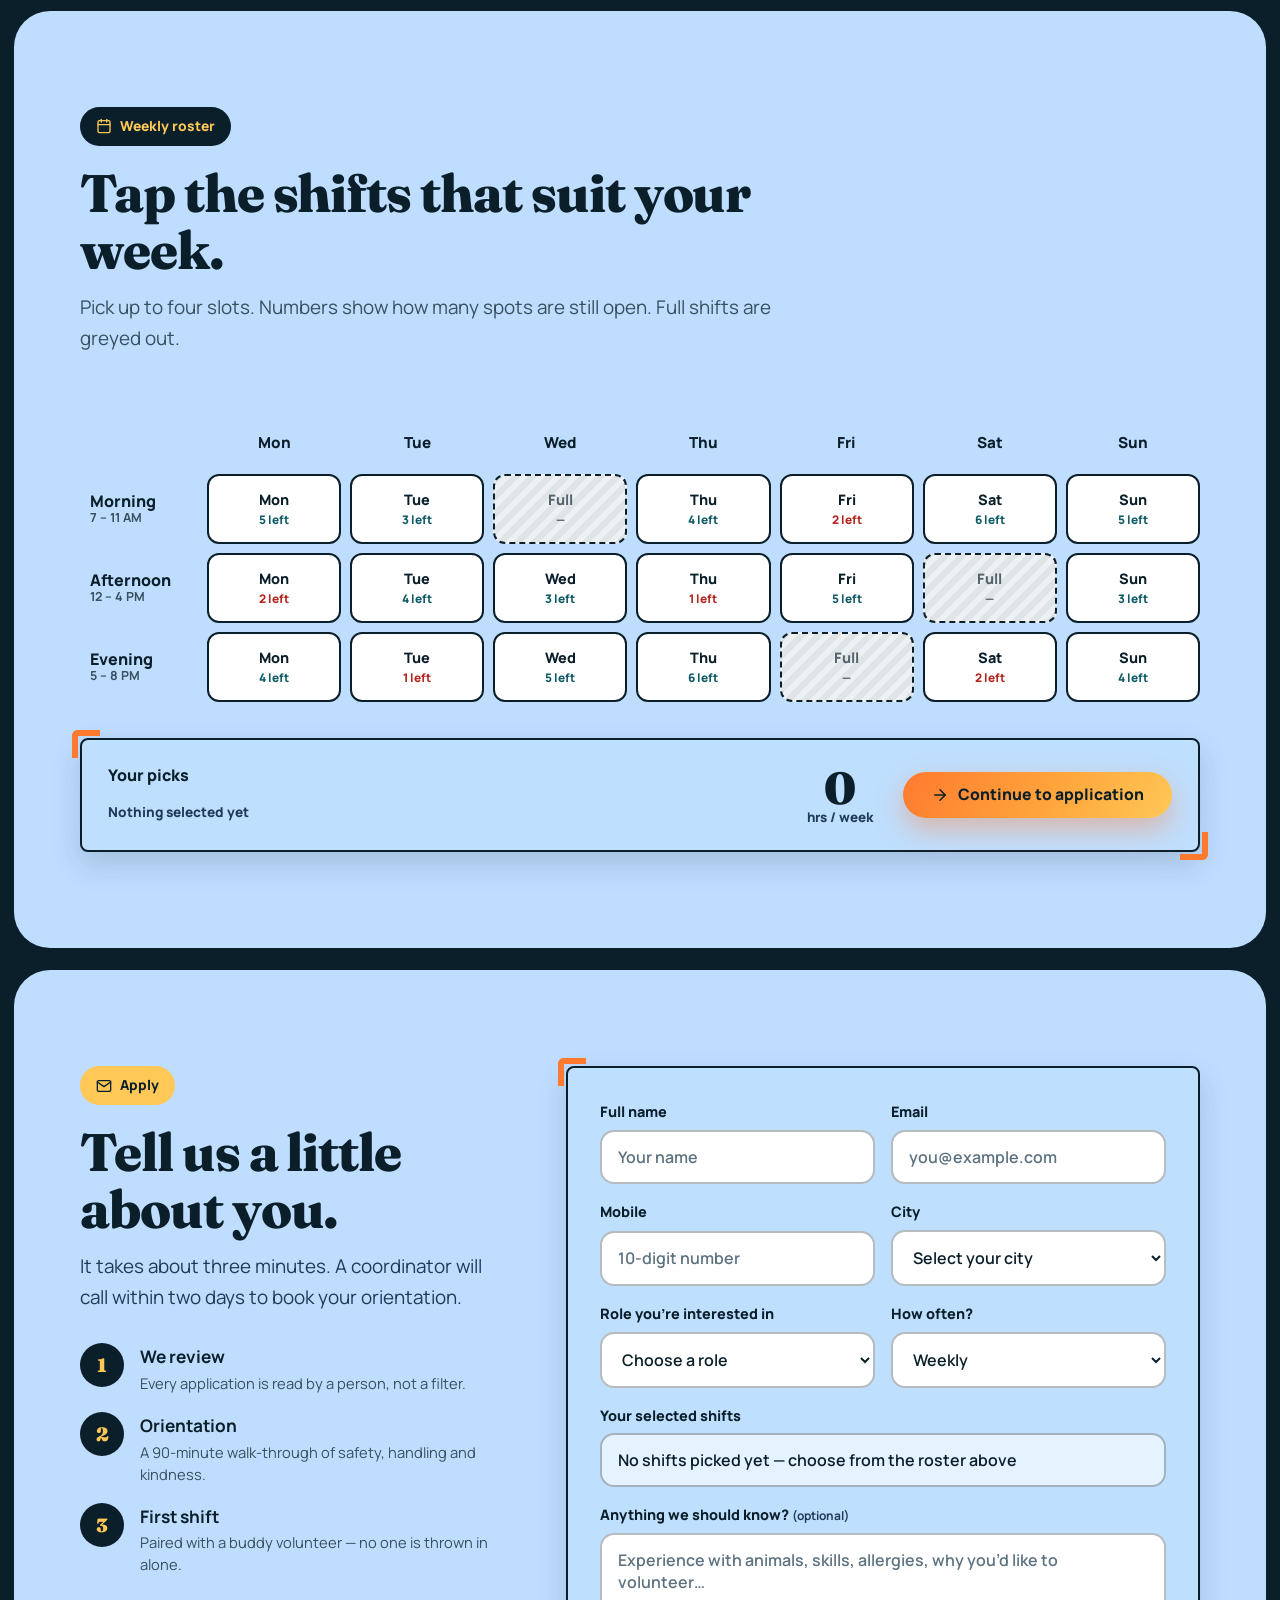
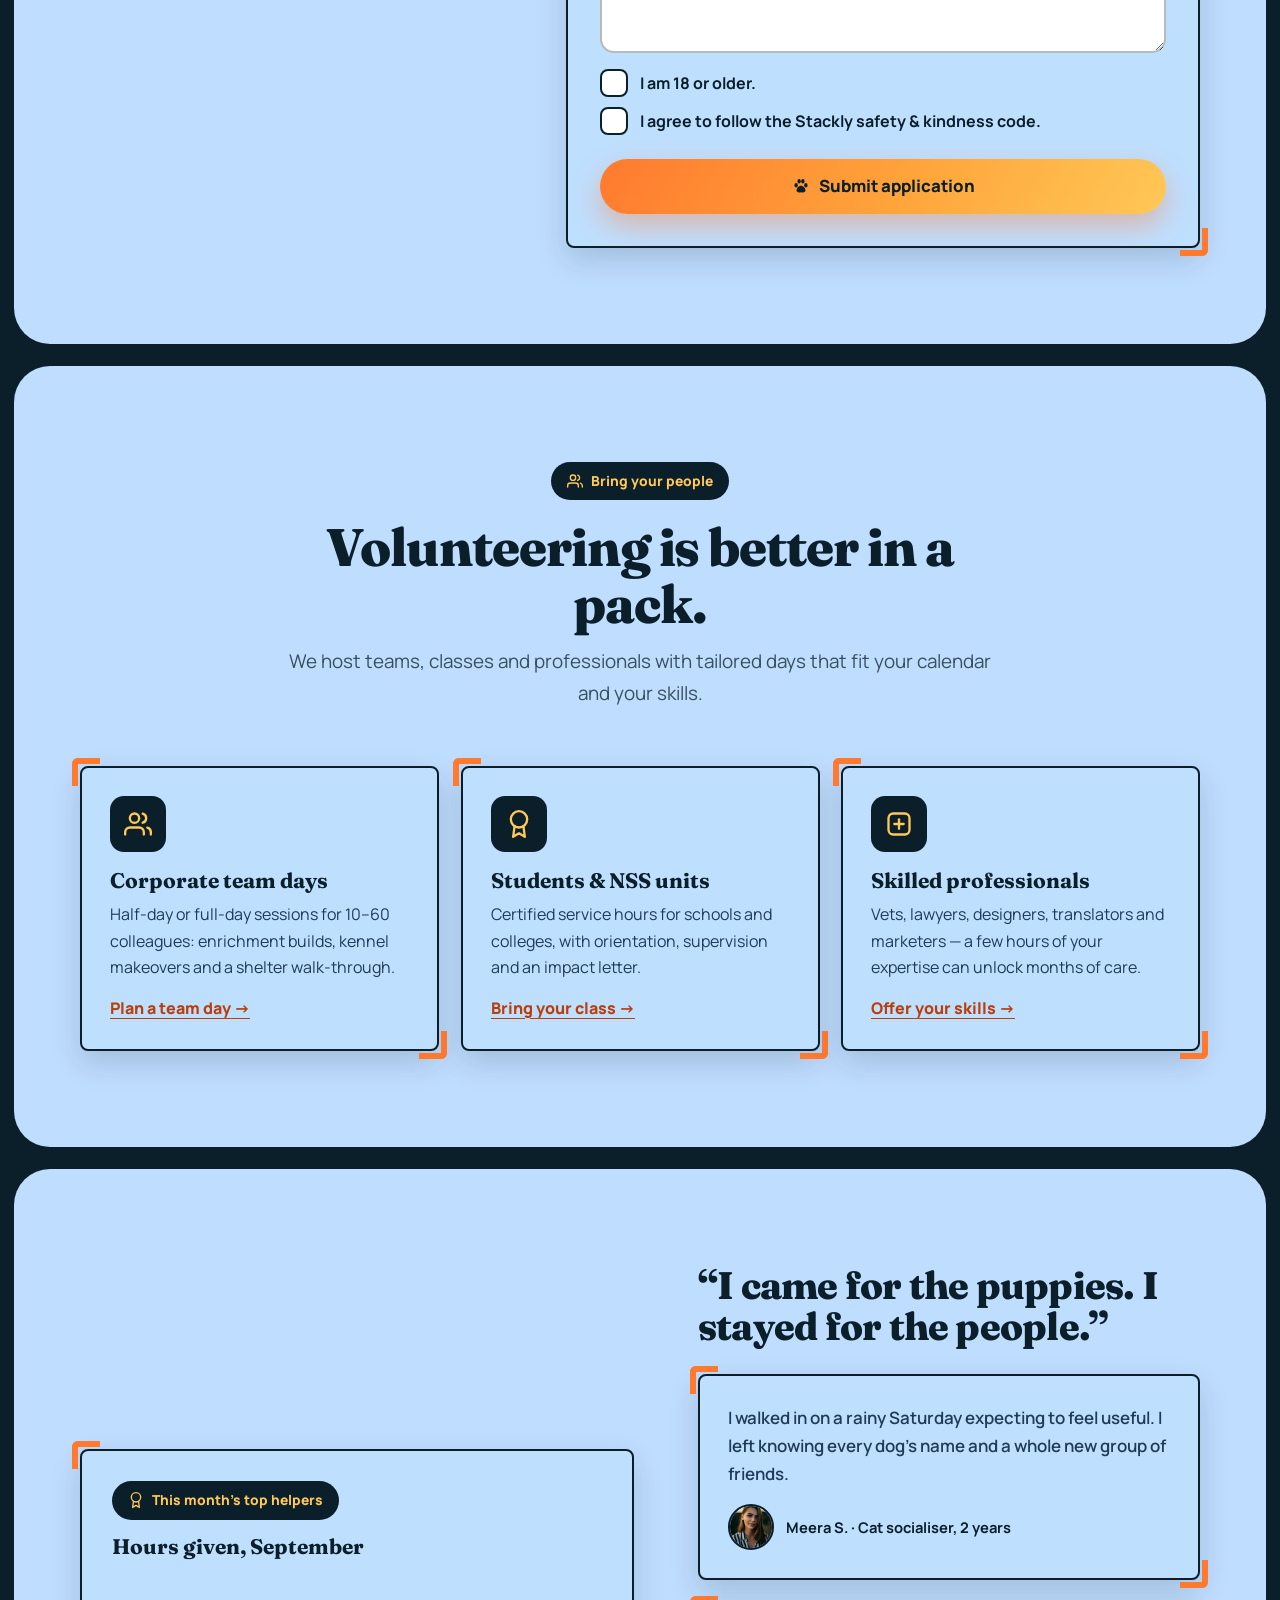
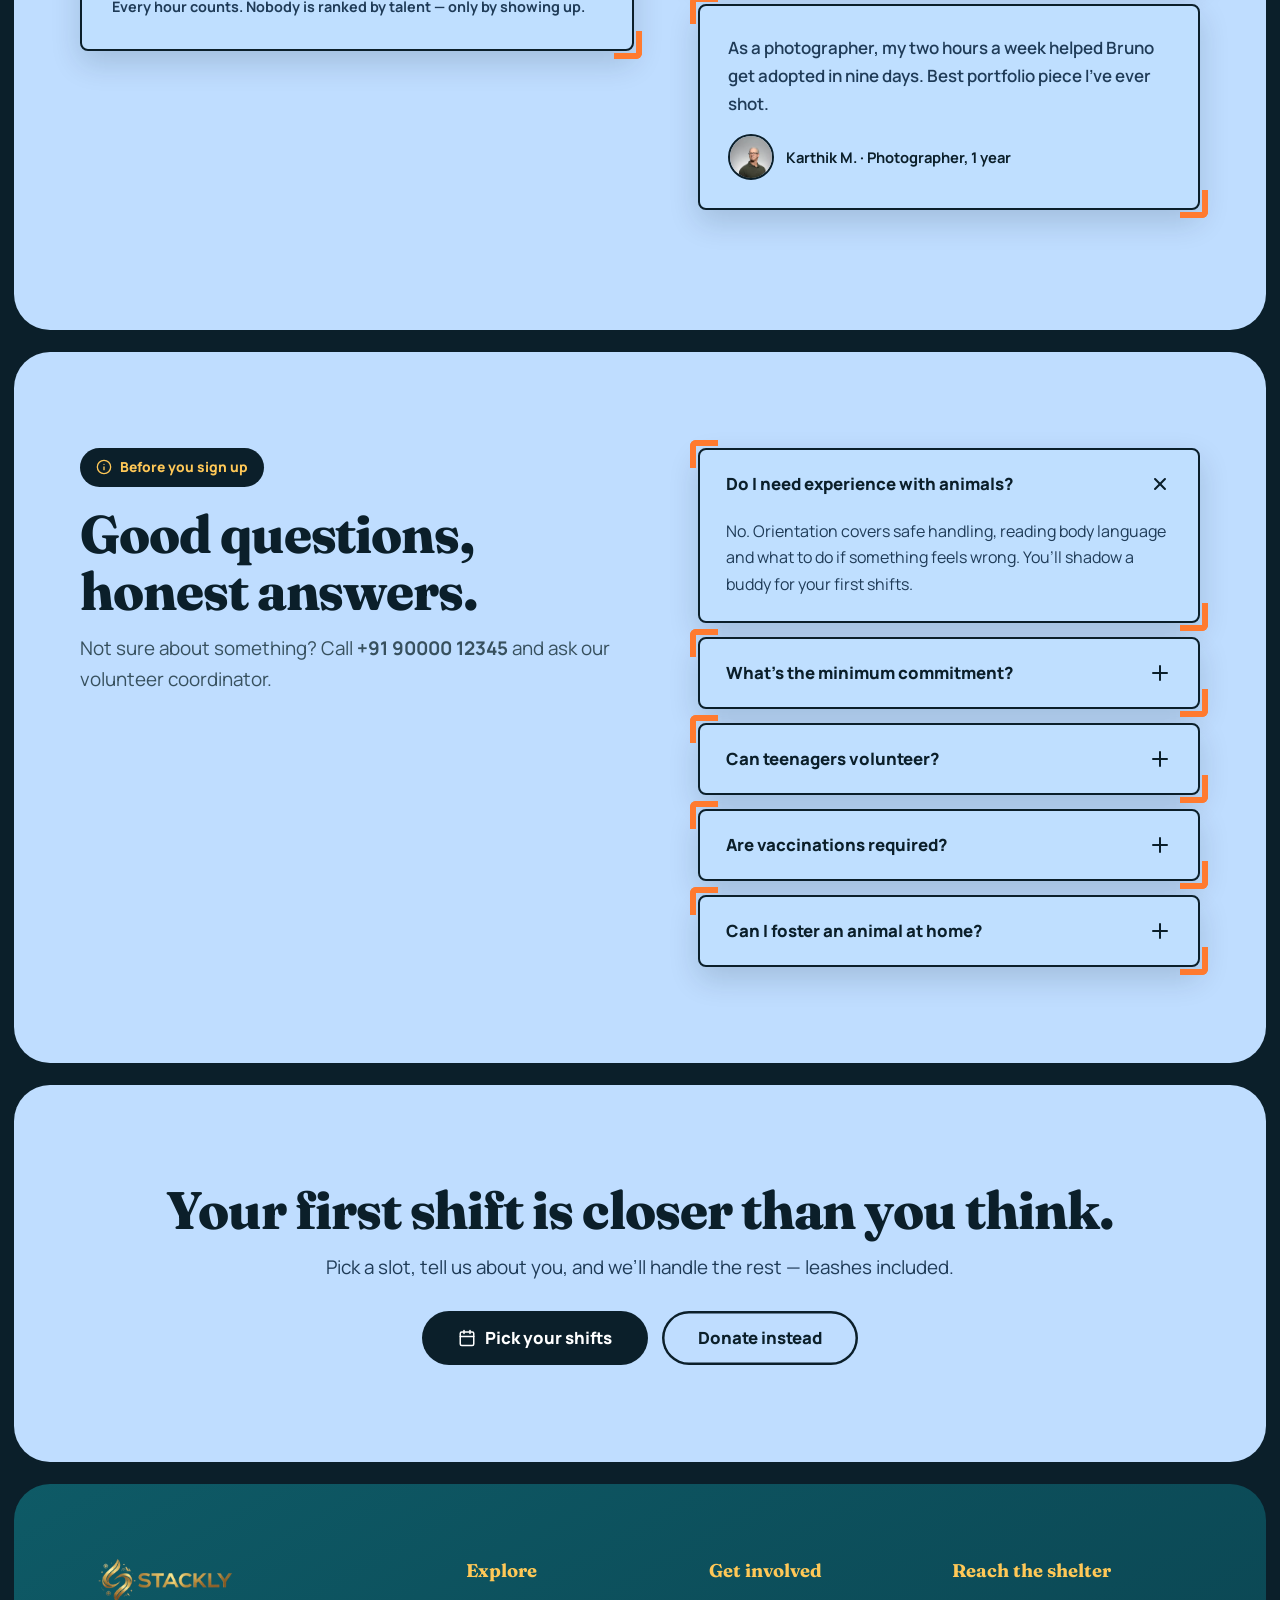
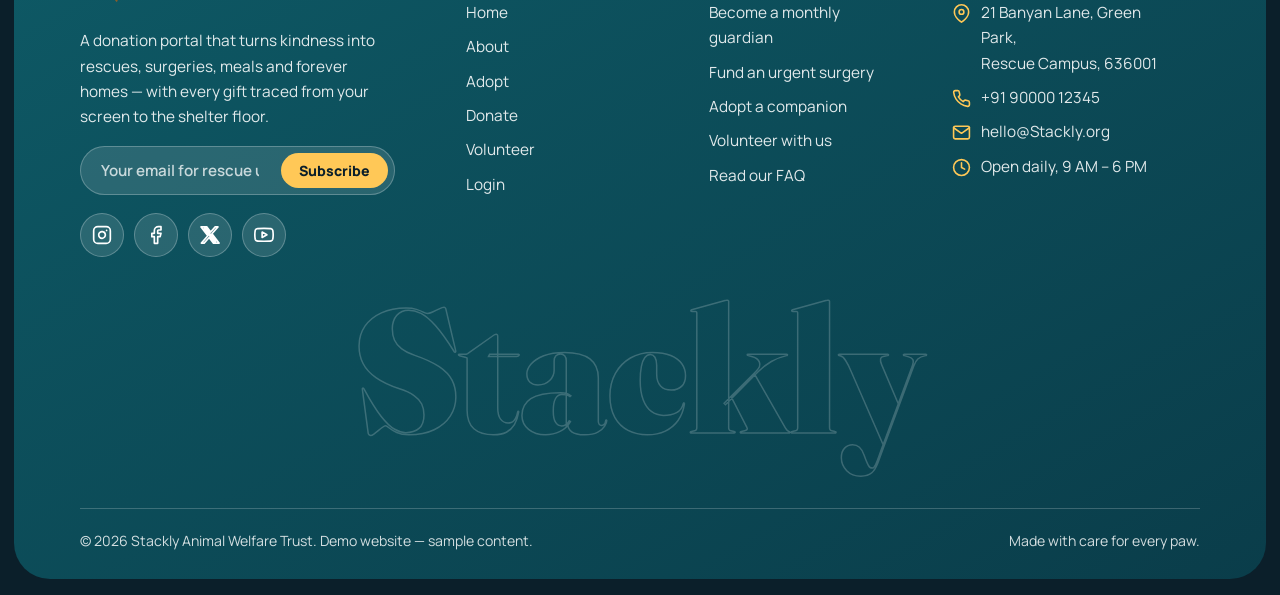
<file: volunteer.html>
<!DOCTYPE html>
<html lang="en" class="no-js">
<head>
<meta charset="UTF-8">
<meta name="viewport" content="width=device-width, initial-scale=1">
<title>Volunteer — Stackly</title>
<meta name="description" content="Walk dogs, socialise kittens, assist the vet team or lend your skills. Pick your shifts and apply to volunteer with Stackly.">
<link rel="preconnect" href="https://fonts.googleapis.com">
<link rel="preconnect" href="https://fonts.gstatic.com" crossorigin>
<link href="https://fonts.googleapis.com/css2?family=Fraunces:opsz,wght@9..144,600;9..144,800;9..144,900&family=Manrope:wght@500;600;700;800&display=swap" rel="stylesheet">
<link rel="stylesheet" href="css/base.css">
<link rel="stylesheet" href="css/volunteer.css">
</head>
<body data-page="volunteer">
<script>document.documentElement.classList.remove('no-js')</script>
<div id="site-header"></div>

<main>
  <!-- 1 · HERO : swinging ID badge -->
  <section class="sec bg-sky v-hero" aria-label="Volunteer with Stackly">
    <div class="wrap split">
      <div>
        <p class="tag rv"><i data-i="users"></i>Volunteer</p>
        <h1 class="h1" data-split>Two hours of you can change a week for them.</h1>
        <p class="lead rv" style="--d:.15s">Our 2,400 volunteers walk the dogs, cuddle the kittens, scrub the kennels and photograph the newcomers. No experience needed — just show up, and we’ll teach the rest.</p>
        <div class="row-btns rv" style="--d:.25s">
          <a class="btn btn-dark btn-lg" href="#shifts"><i data-i="calendar"></i>Pick your shifts</a>
          <a class="btn btn-ghost btn-lg" href="#roles">Explore roles</a>
        </div>
        <ul class="v-stats rv" style="--d:.35s">
          <li><b data-count="2400" data-suffix="+">0</b><span>active volunteers</span></li>
          <li><b data-count="38000" data-suffix="+">0</b><span>hours given in 2026</span></li>
          <li><b data-count="4">0</b><span>hours to your first shift</span></li>
        </ul>
      </div>

      <div class="badge-stage" aria-hidden="true">
        <span class="sticker s1"><i data-i="heart"></i>Walks &amp; cuddles</span>
        <span class="sticker s2"><i data-i="check"></i>Vaccinated? Yes!</span>
        <span class="sticker s3"><i data-i="paw"></i>Tail wags: 100%</span>
        <div class="lanyard" id="lanyard">
          <span class="strap"></span><span class="clip"></span>
          <div class="badge">
            <i class="hole"></i>
            <div class="b-top"><i data-i="paw"></i>Stackly · Volunteer</div>
            <div class="b-photo"><img src="images/person4.webp" alt=""></div>
            <div class="b-name">Your name here</div>
            <div class="b-role"><span id="bRole">Dog walker</span></div>
            <div class="b-bar"><i></i><i></i><i></i><i></i><i></i><i></i><i></i><i></i><i></i><i></i><i></i><i></i></div>
          </div>
        </div>
      </div>
    </div>
    <div class="marq tape" aria-hidden="true">
      <div class="marq-track">
        <span>Dog walking</span><i data-i="paw"></i><span>Cat socialising</span><i data-i="paw"></i><span>Feeding rounds</span><i data-i="paw"></i><span>Vet assistance</span><i data-i="paw"></i><span>Adoption photography</span><i data-i="paw"></i><span>Rescue transport</span><i data-i="paw"></i><span>Fundraising</span><i data-i="paw"></i>
      </div>
    </div>
  </section>

  <!-- 2 · ROLES : flip cards -->
  <section class="sec bg-sky" id="roles">
    <div class="wrap">
      <div class="sec-head rv">
        <p class="tag"><i data-i="sparkle"></i>Find your fit</p>
        <h2 class="h2">Six ways to help. Flip a card to see what it involves.</h2>
        <p class="lead muted">Hover on desktop or tap on mobile. When a role feels right, press “Apply for this role” on the back.</p>
      </div>
      <div class="grid g3 roles">
        <article class="fc rv" tabindex="0" data-role="Dog walker" aria-label="Dog walker role. Press Enter to flip.">
          <div class="fc-in">
            <div class="v-card face front"><span class="r-ic"><i data-i="paw"></i></span><h3 class="h3">Dog walker</h3><p>Give shelter dogs the daily walk and play they crave.</p><span class="meta"><i data-i="clock"></i>2 hrs · mornings</span><span class="hint">Flip <i data-i="arrow"></i></span></div>
            <div class="v-card face back"><h3 class="h3">What you’ll do</h3><ul><li><i data-i="check"></i>Leash-walk 2–3 dogs a shift</li><li><i data-i="check"></i>Log behaviour notes</li><li><i data-i="check"></i>Help with basic training</li></ul><button type="button" class="btn btn-dark btn-sm" data-apply="Dog walker">Apply for this role</button></div>
          </div>
        </article>
        <article class="fc rv" tabindex="0" data-role="Cat socialiser" style="--d:.08s" aria-label="Cat socialiser role. Press Enter to flip.">
          <div class="fc-in">
            <div class="v-card face front"><span class="r-ic"><i data-i="heart"></i></span><h3 class="h3">Cat socialiser</h3><p>Sit, play and purr with cats and kittens who need human warmth.</p><span class="meta"><i data-i="clock"></i>2 hrs · afternoons</span><span class="hint">Flip <i data-i="arrow"></i></span></div>
            <div class="v-card face back"><h3 class="h3">What you’ll do</h3><ul><li><i data-i="check"></i>Play &amp; groom in the cat rooms</li><li><i data-i="check"></i>Help shy cats gain trust</li><li><i data-i="check"></i>Clean litter stations</li></ul><button type="button" class="btn btn-dark btn-sm" data-apply="Cat socialiser">Apply for this role</button></div>
          </div>
        </article>
        <article class="fc rv" tabindex="0" data-role="Kitchen &amp; feeding" style="--d:.16s" aria-label="Kitchen and feeding role. Press Enter to flip.">
          <div class="fc-in">
            <div class="v-card face front"><span class="r-ic"><i data-i="bowl"></i></span><h3 class="h3">Kitchen &amp; feeding</h3><p>Prepare and serve the meals that keep 600 animals healthy.</p><span class="meta"><i data-i="clock"></i>3 hrs · early mornings</span><span class="hint">Flip <i data-i="arrow"></i></span></div>
            <div class="v-card face back"><h3 class="h3">What you’ll do</h3><ul><li><i data-i="check"></i>Portion diets from the chart</li><li><i data-i="check"></i>Serve and refill water</li><li><i data-i="check"></i>Report anyone who skips a meal</li></ul><button type="button" class="btn btn-dark btn-sm" data-apply="Kitchen &amp; feeding">Apply for this role</button></div>
          </div>
        </article>
        <article class="fc rv" tabindex="0" data-role="Vet assistant" style="--d:.24s" aria-label="Vet assistant role. Press Enter to flip.">
          <div class="fc-in">
            <div class="v-card face front"><span class="r-ic"><i data-i="med"></i></span><h3 class="h3">Vet assistant</h3><p>Support our clinic team with recovery care and record-keeping.</p><span class="meta"><i data-i="clock"></i>4 hrs · weekdays</span><span class="hint">Flip <i data-i="arrow"></i></span></div>
            <div class="v-card face back"><h3 class="h3">What you’ll do</h3><ul><li><i data-i="check"></i>Prepare recovery kennels</li><li><i data-i="check"></i>Comfort patients before checks</li><li><i data-i="check"></i>Update digital health cards</li></ul><button type="button" class="btn btn-dark btn-sm" data-apply="Vet assistant">Apply for this role</button></div>
          </div>
        </article>
        <article class="fc rv" tabindex="0" data-role="Photographer" style="--d:.32s" aria-label="Photographer role. Press Enter to flip.">
          <div class="fc-in">
            <div class="v-card face front"><span class="r-ic"><i data-i="camera"></i></span><h3 class="h3">Adoption photographer</h3><p>Capture portraits that help every animal find a family faster.</p><span class="meta"><i data-i="clock"></i>3 hrs · weekends</span><span class="hint">Flip <i data-i="arrow"></i></span></div>
            <div class="v-card face back"><h3 class="h3">What you’ll do</h3><ul><li><i data-i="check"></i>Shoot new arrivals in soft light</li><li><i data-i="check"></i>Edit and upload profiles</li><li><i data-i="check"></i>Film short “meet me” clips</li></ul><button type="button" class="btn btn-dark btn-sm" data-apply="Photographer">Apply for this role</button></div>
          </div>
        </article>
        <article class="fc rv" tabindex="0" data-role="Rescue driver" style="--d:.4s" aria-label="Rescue driver role. Press Enter to flip.">
          <div class="fc-in">
            <div class="v-card face front"><span class="r-ic"><i data-i="truck"></i></span><h3 class="h3">Rescue driver</h3><p>Help our ambulance team reach injured animals and shuttle adopters.</p><span class="meta"><i data-i="clock"></i>On call · flexible</span><span class="hint">Flip <i data-i="arrow"></i></span></div>
            <div class="v-card face back"><h3 class="h3">What you’ll do</h3><ul><li><i data-i="check"></i>Drive to pick-up locations</li><li><i data-i="check"></i>Transfer animals safely</li><li><i data-i="check"></i>Handle basic first aid</li></ul><button type="button" class="btn btn-dark btn-sm" data-apply="Rescue driver">Apply for this role</button></div>
          </div>
        </article>
      </div>
    </div>
  </section>

  <!-- 3 · A DAY -->
  <section class="sec bg-sky" id="day">
    <div class="wrap">
      <div class="sec-head rv">
        <p class="tag"><i data-i="clock"></i>A Saturday at the shelter</p>
        <h2 class="h2">What a shift really feels like.</h2>
        <p class="lead muted">Choose a time to see what’s happening. It plays automatically, and stops when you take over.</p>
      </div>
      <div class="day rv">
        <div class="day-tabs" id="dayTabs" role="tablist" aria-label="Times of day"></div>
        <div class="v-card day-panel" id="dayPanel" aria-live="polite"></div>
      </div>
    </div>
  </section>

  <!-- 4 · ROSTER -->
  <section class="sec bg-sky" id="shifts">
    <div class="wrap">
      <div class="sec-head rv">
        <p class="tag"><i data-i="calendar"></i>Weekly roster</p>
        <h2 class="h2">Tap the shifts that suit your week.</h2>
        <p class="lead muted">Pick up to four slots. Numbers show how many spots are still open. Full shifts are greyed out.</p>
      </div>
      <div class="roster rv">
        <div class="roster-scroll">
          <div class="grid-r" id="roster" role="group" aria-label="Weekly shift picker"></div>
        </div>
        <div class="roster-foot v-card">
          <div><p class="rf-lab">Your picks</p><div class="picks" id="picks"><span class="none">Nothing selected yet</span></div></div>
          <div class="rf-hrs"><b id="hrs">0</b><small>hrs / week</small></div>
          <button type="button" class="btn btn-primary" onclick="location.href='error.html'"><i data-i="arrow"></i>Continue to application</button>
        </div>
      </div>
    </div>
  </section>

  <!-- 5 · APPLY -->
  <section class="sec bg-sky" id="apply">
    <div class="wrap apply">
      <div class="apply-l rv-l">
        <p class="tag tag-sun"><i data-i="mail"></i>Apply</p>
        <h2 class="h2">Tell us a little about you.</h2>
        <p class="lead muted">It takes about three minutes. A coordinator will call within two days to book your orientation.</p>
        <ol class="next">
          <li><span>1</span><div><b>We review</b><small>Every application is read by a person, not a filter.</small></div></li>
          <li><span>2</span><div><b>Orientation</b><small>A 90-minute walk-through of safety, handling and kindness.</small></div></li>
          <li><span>3</span><div><b>First shift</b><small>Paired with a buddy volunteer — no one is thrown in alone.</small></div></li>
        </ol>
      </div>

      <div class="v-card apply-card rv-r" id="applyCard">
        <form id="vForm" novalidate>
          <div class="row2">
            <div class="field"><label for="vName">Full name</label><input class="input" id="vName" autocomplete="name" placeholder="Your name" oninput="this.value=this.value.replace(/[^a-zA-Z\s]/g,'')"><span class="err-msg">Please enter your full name.</span></div>
            <div class="field"><label for="vMail">Email</label><input class="input" id="vMail" type="email" autocomplete="email" placeholder="you@example.com"><span class="err-msg">Enter a valid email address.</span></div>
          </div>
          <div class="row2">
            <div class="field"><label for="vPhone">Mobile</label><input class="input" id="vPhone" inputmode="tel" autocomplete="tel" placeholder="10-digit number" oninput="this.value=this.value.replace(/[^0-9]/g,'')"><span class="err-msg">Enter a valid 10-digit mobile number.</span></div>
            <div class="field"><label for="vCity">City</label><select class="input" id="vCity"><option value="">Select your city</option><option>Salem</option><option>Coimbatore</option><option>Erode</option><option>Chennai</option><option>Madurai</option><option>Bengaluru</option><option>Other</option></select><span class="err-msg">Please choose a city.</span></div>
          </div>
          <div class="row2">
            <div class="field"><label for="vRole">Role you’re interested in</label><select class="input" id="vRole"><option value="">Choose a role</option><option>Dog walker</option><option>Cat socialiser</option><option>Kitchen &amp; feeding</option><option>Vet assistant</option><option>Photographer</option><option>Rescue driver</option><option>Not sure yet</option></select><span class="err-msg">Please choose a role.</span></div>
            <div class="field"><label for="vComm">How often?</label><select class="input" id="vComm"><option>Weekly</option><option>Twice a month</option><option>Monthly</option><option>One-time event</option></select></div>
          </div>
          <div class="field"><label for="vAvail">Your selected shifts</label><input class="input" id="vAvail" readonly value="No shifts picked yet — choose from the roster above"></div>
          <div class="field"><label for="vExp">Anything we should know? <small>(optional)</small></label><textarea class="input" id="vExp" rows="3" maxlength="400" placeholder="Experience with animals, skills, allergies, why you’d like to volunteer…"></textarea></div>
          <label class="check"><input type="checkbox" id="vAge"><span class="bx"><i data-i="check"></i></span><span>I am 18 or older.</span></label>
          <span class="err-msg" id="vAgeErr">Volunteers must be 18 or older.</span>
          <label class="check"><input type="checkbox" id="vCode"><span class="bx"><i data-i="check"></i></span><span>I agree to follow the Stackly safety &amp; kindness code.</span></label>
          <span class="err-msg" id="vCodeErr">Please accept the code to continue.</span>
          <button class="btn btn-primary btn-lg" onclick="location.href='error.html'"><i data-i="paw"></i>Submit application</button>
          

        </form>
        <div class="v-done" id="vDone" hidden>
          <div class="done-ic"><i data-i="check"></i></div>
          <h3 class="h2">Application received!</h3>
          <p id="vDoneMsg"></p>
          <div class="ref" id="vRef"></div>
          <div class="row-btns center-btns"><button type="button" class="btn btn-dark" onclick="location.href='error.html'"><i data-i="calendar"></i>Add orientation to calendar</button><a class="btn btn-ghost" href="error.html">Meet the animals</a></div>
        </div>
      </div>
    </div>
  </section>

  <!-- 6 · GROUPS -->
  <section class="sec bg-sky" id="groups">
    <div class="wrap">
      <div class="sec-head center rv">
        <p class="tag"><i data-i="users"></i>Bring your people</p>
        <h2 class="h2">Volunteering is better in a pack.</h2>
        <p class="lead muted">We host teams, classes and professionals with tailored days that fit your calendar and your skills.</p>
      </div>
      <div class="grid g3">
        <div class="v-card lift grp rv"><span class="r-ic"><i data-i="users"></i></span><h3 class="h3">Corporate team days</h3><p>Half-day or full-day sessions for 10–60 colleagues: enrichment builds, kennel makeovers and a shelter walk-through.</p><a href="error.html">Plan a team day →</a></div>
        <div class="v-card lift grp rv" style="--d:.1s"><span class="r-ic"><i data-i="award"></i></span><h3 class="h3">Students &amp; NSS units</h3><p>Certified service hours for schools and colleges, with orientation, supervision and an impact letter.</p><a href="error.html">Bring your class →</a></div>
        <div class="v-card lift grp rv" style="--d:.2s"><span class="r-ic"><i data-i="med"></i></span><h3 class="h3">Skilled professionals</h3><p>Vets, lawyers, designers, translators and marketers — a few hours of your expertise can unlock months of care.</p><a href="error.html">Offer your skills →</a></div>
      </div>
    </div>
  </section>

  <!-- 7 · VOICES + LEADERBOARD -->
  <section class="sec bg-sky" id="voices">
    <div class="wrap split">
      <div class="v-card board rv-l">
        <p class="tag"><i data-i="award"></i>This month’s top helpers</p>
        <h3 class="h3">Hours given, September</h3>
        <ul class="lb" id="lb"></ul>
        <p class="lb-note">Every hour counts. Nobody is ranked by talent — only by showing up.</p>
      </div>
      <div class="voices rv-r">
        <h2 class="h2">“I came for the puppies. I stayed for the people.”</h2>
        <blockquote class="v-card q"><p>I walked in on a rainy Saturday expecting to feel useful. I left knowing every dog’s name and a whole new group of friends.</p><footer><img src="images/person2.webp" alt=""><span><b>Meera S.</b> · Cat socialiser, 2 years</span></footer></blockquote>
        <blockquote class="v-card q"><p>As a photographer, my two hours a week helped Bruno get adopted in nine days. Best portfolio piece I’ve ever shot.</p><footer><img src="images/person1.webp" alt=""><span><b>Karthik M.</b> · Photographer, 1 year</span></footer></blockquote>
      </div>
    </div>
  </section>

  <!-- 8 · FAQ -->
  <section class="sec bg-sky" id="vfaq">
    <div class="wrap split faq-split">
      <div class="rv-l">
        <p class="tag"><i data-i="info"></i>Before you sign up</p>
        <h2 class="h2">Good questions, honest answers.</h2>
        <p class="lead muted">Not sure about something? Call <b>+91 90000 12345</b> and ask our volunteer coordinator.</p>
      </div>
      <div class="acc rv-r">
        <div class="acc-item v-card open"><button class="acc-q" type="button" aria-expanded="true">Do I need experience with animals?<i data-i="plus"></i></button><div class="acc-a"><div><p>No. Orientation covers safe handling, reading body language and what to do if something feels wrong. You’ll shadow a buddy for your first shifts.</p></div></div></div>
        <div class="acc-item v-card"><button class="acc-q" type="button" aria-expanded="false">What’s the minimum commitment?<i data-i="plus"></i></button><div class="acc-a"><div><p>We ask for one shift a month for three months, so animals get familiar faces. One-time event days are also welcome.</p></div></div></div>
        <div class="acc-item v-card"><button class="acc-q" type="button" aria-expanded="false">Can teenagers volunteer?<i data-i="plus"></i></button><div class="acc-a"><div><p>Volunteers must be 18. Students aged 15–17 can join supervised group visits through school or NSS programmes.</p></div></div></div>
        <div class="acc-item v-card"><button class="acc-q" type="button" aria-expanded="false">Are vaccinations required?<i data-i="plus"></i></button><div class="acc-a"><div><p>We recommend a tetanus shot and offer discounted pre-exposure rabies vaccines to volunteers who work directly with dogs.</p></div></div></div>
        <div class="acc-item v-card"><button class="acc-q" type="button" aria-expanded="false">Can I foster an animal at home?<i data-i="plus"></i></button><div class="acc-a"><div><p>Yes! Choose “Not sure yet” in the form and mention fostering. We supply food, medicine and support for the whole stay.</p></div></div></div>
      </div>
    </div>
  </section>

  <!-- 9 · CTA -->
  <section class="sec bg-sky v-cta">
    <div class="wrap center">
      <h2 class="h2 rv">Your first shift is closer than you think.</h2>
      <p class="lead rv" style="--d:.1s;margin-inline:auto">Pick a slot, tell us about you, and we’ll handle the rest — leashes included.</p>
      <div class="row-btns center-btns rv" style="--d:.2s">
        <a class="btn btn-dark btn-lg" href="error.html"><i data-i="calendar"></i>Pick your shifts</a>
        <a class="btn btn-ghost btn-lg" href="error.html">Donate instead</a>
      </div>
    </div>
  </section>
</main>

<div id="site-footer"></div>
<script src="js/common.js"></script>
<script src="js/volunteer.js"></script>
</body>
</html>
</file>
<file: css/base.css>
/* =========================================================
   Stackly — shared base styles (used by every page)
   Theme: deep navy canvas + colourful floating panels
   ========================================================= */
:root{
  --ink:#0B1F2A; --ink2:#12303F; --ink3:#1B4257;
  --orange:#FF7A2F; --amber:#FFA53B; --sun:#FFC857;
  --teal:#18B7A0; --tealD:#0E5A66; --tealDD:#0A3D4A;
  --paper:#FFF8EC; --butter:#FFE8A0; --mint:#BFEFDD; --peach:#FFCDB2;
  --sky:#BFDDFF; --blush:#FFC9D6; --lilac:#DCCBFF;
  --muted:#37505E; --accentText:#B93E0A;
  --ease:cubic-bezier(.22,1,.36,1);
  --radius:36px;
  --font-d:'Fraunces',Georgia,'Times New Roman',serif;
  --font-b:'Manrope',system-ui,-apple-system,'Segoe UI',Roboto,sans-serif;
  /* card tokens — every page overrides these */
  --card:#fff; --card-ink:#0B1F2A; --card-muted:#33475A;
}
*,*::before,*::after{box-sizing:border-box}
html{scroll-behavior:smooth;-webkit-text-size-adjust:100%}
body{margin:0;padding-top:98px;font-family:var(--font-b);color:#fff;background:var(--ink);line-height:1.65;overflow-x:hidden;-webkit-font-smoothing:antialiased}
img{max-width:100%;display:block}
a{color:inherit}
h1,h2,h3,h4,p,ul{margin-top:0}
button{font-family:inherit}
ul,ol{padding-left:0;list-style:none}
.flip{transform:rotate(180deg)}
::selection{background:var(--orange);color:var(--ink)}
:focus-visible{outline:3px solid var(--orange);outline-offset:3px;border-radius:6px}

/* ---------- animated canvas (site colour) ---------- */
body::before{content:"";position:fixed;inset:-25%;z-index:-3;pointer-events:none;
  background:
   radial-gradient(38% 38% at 15% 15%,rgba(24,183,160,.34),transparent 70%),
   radial-gradient(34% 34% at 88% 30%,rgba(255,122,47,.26),transparent 70%),
   radial-gradient(40% 40% at 40% 92%,rgba(255,200,87,.16),transparent 70%);
  animation:drift 26s ease-in-out infinite alternate}
body::after{content:"";position:fixed;inset:0;z-index:-2;pointer-events:none;
  background-image:radial-gradient(rgba(255,255,255,.08) 1.2px,transparent 1.4px);background-size:28px 28px}
@keyframes drift{from{transform:translate(-3%,2%) rotate(3deg) scale(1.02)}to{transform:translate(3%,-3%) rotate(-4deg) scale(1.12)}}

.paw-float{position:fixed;inset:0;z-index:-1;pointer-events:none;overflow:hidden}
.paw-float svg{position:absolute;bottom:-60px;width:var(--s,34px);height:var(--s,34px);color:#fff;opacity:0;animation:floatUp var(--t,22s) linear var(--dl,0s) infinite}
@keyframes floatUp{0%{transform:translateY(0) rotate(0);opacity:0}10%{opacity:.11}90%{opacity:.11}100%{transform:translateY(-115vh) rotate(var(--r,40deg));opacity:0}}

/* ---------- loader + progress ---------- */
.loader{position:fixed;inset:0;z-index:4000;background:var(--ink);display:grid;place-items:center;transition:opacity .7s var(--ease),visibility .7s}
.loader.done{opacity:0;visibility:hidden}
.loader-in{text-align:center;color:#fff}
.loader-track{position:relative;width:260px;height:64px;margin:0 auto 14px}
.loader-track svg{position:absolute;width:30px;height:30px;color:var(--sun);opacity:0;animation:step 1.6s ease-in-out infinite}
.loader-track svg:nth-child(1){left:0;top:30px;--rot:70deg;animation-delay:0s}
.loader-track svg:nth-child(2){left:52px;top:6px;--rot:80deg;animation-delay:.25s}
.loader-track svg:nth-child(3){left:104px;top:30px;--rot:90deg;animation-delay:.5s}
.loader-track svg:nth-child(4){left:156px;top:6px;--rot:100deg;animation-delay:.75s}
.loader-track svg:nth-child(5){left:208px;top:30px;--rot:110deg;animation-delay:1s;color:var(--orange)}
@keyframes step{0%{opacity:0;transform:scale(.4) rotate(var(--rot))}25%{opacity:1;transform:scale(1) rotate(var(--rot))}70%{opacity:1}100%{opacity:0;transform:scale(1) rotate(var(--rot))}}
.loader b{font-family:var(--font-d);font-size:1.7rem;letter-spacing:.01em}
.loader small{display:block;opacity:.75;font-weight:600;margin-top:4px}
.progress{position:fixed;top:0;left:0;height:5px;width:0;z-index:2500;background:linear-gradient(90deg,var(--orange),var(--sun),var(--teal));border-radius:0 6px 6px 0}

/* ---------- header ---------- */
.hdr{position:fixed;top:14px;left:0;right:0;margin-inline:auto;width:min(1280px,calc(100% - 28px));z-index:1000;
  display:flex;align-items:center;justify-content:space-between;gap:18px;padding:10px 12px 10px 18px;border-radius:999px;
  background:rgba(11,31,42,.74);-webkit-backdrop-filter:blur(18px) saturate(1.4);backdrop-filter:blur(18px) saturate(1.4);
  border:1px solid rgba(255,255,255,.16);box-shadow:0 14px 44px rgba(0,0,0,.35);transition:top .4s var(--ease),background .4s}
.hdr.scrolled{top:8px;background:rgba(11,31,42,.93)}
.logo{display:flex;align-items:center;gap:11px;text-decoration:none;color:#fff;font-family:var(--font-d);font-weight:900;font-size:1.4rem;letter-spacing:-.01em}
.logo-mark{width:42px;height:42px;border-radius:15px;display:grid;place-items:center;color:var(--ink);background:linear-gradient(135deg,var(--orange),var(--sun));transform:rotate(-9deg);transition:transform .5s var(--ease)}
.logo-mark svg{width:24px;height:24px}
.logo:hover .logo-mark{transform:rotate(9deg) scale(1.1)}
.nav{display:flex;gap:4px}
.nav a{position:relative;text-decoration:none;color:#fff;font-weight:700;font-size:.95rem;padding:10px 17px;border-radius:999px;transition:background .3s,color .3s}
.nav a::after{content:"";position:absolute;left:50%;bottom:5px;width:5px;height:5px;border-radius:50%;background:var(--sun);transform:translateX(-50%) scale(0);transition:transform .35s var(--ease)}
.nav a:hover{background:rgba(255,255,255,.1)}
.nav a:hover::after,.nav a.active::after{transform:translateX(-50%) scale(1)}
.nav a.active{color:var(--sun);background:rgba(255,200,87,.14)}
.hdr-actions{display:flex;align-items:center;gap:10px}
.toggle{display:none;width:46px;height:46px;border-radius:50%;border:1px solid rgba(255,255,255,.25);background:rgba(255,255,255,.08);cursor:pointer;place-items:center;padding:9px 12px}
.toggle span{display:block;width:20px;height:2.5px;border-radius:3px;background:#fff;margin:2.5px auto;transition:transform .3s}
.toggle:hover span:nth-child(2){transform:scaleX(.6)}

.logo {
  display: inline-flex;
  align-items: center;
  text-decoration: none;
}

.logo img {
  width: 170px;
  height: auto;
  display: block;
  object-fit: contain;
}

@media (max-width: 700px) {
  .logo img {
    width: 145px;
  }

  .drawer .logo img {
    width: 150px;
  }
}

/* mobile drawer: FULL HEIGHT + HALF WIDTH */
.drawer,.drawer-ov{display:none}
@media (max-width:991px){
  .nav,.hdr-actions .btn-login{display:none}
  .toggle{display:grid}
  .drawer,.drawer-ov{display:block}
  .drawer-ov{position:fixed;inset:0;z-index:1150;background:rgba(4,12,18,.62);-webkit-backdrop-filter:blur(4px);backdrop-filter:blur(4px);opacity:0;visibility:hidden;transition:opacity .4s,visibility .4s}
  .drawer-ov.open{opacity:1;visibility:visible}
  .drawer{position:fixed;top:0;right:0;z-index:1200;height:100vh;height:100dvh;width:50vw;padding:16px 14px 20px;
    display:flex;flex-direction:column;overflow-y:auto;background:linear-gradient(175deg,#173B4E 0%,#0B1F2A 62%);
    border-left:2px solid var(--sun);box-shadow:-24px 0 70px rgba(0,0,0,.55);transform:translateX(105%);transition:transform .55s var(--ease)}
  .drawer.open{transform:translateX(0)}
  .drawer-top{display:flex;align-items:center;justify-content:space-between;margin-bottom:18px}
  .drawer-top .logo-mark{width:38px;height:38px;border-radius:13px}
  .drawer-close{width:40px;height:40px;border-radius:50%;border:1px solid rgba(255,255,255,.3);background:rgba(255,255,255,.08);color:#fff;cursor:pointer;display:grid;place-items:center;padding:0;transition:transform .4s var(--ease),background .3s}
  .drawer-close:hover{transform:rotate(90deg);background:var(--orange);color:var(--ink)}
  .drawer-close svg{width:20px;height:20px}
  .drawer nav{display:grid;gap:6px}
  .drawer nav a{display:flex;align-items:center;gap:10px;padding:12px 10px;border-radius:14px;text-decoration:none;color:#fff;font-weight:700;font-size:1rem;
    opacity:0;transform:translateX(26px);transition:opacity .5s var(--ease),transform .5s var(--ease),background .3s}
  .drawer.open nav a{opacity:1;transform:none;transition-delay:calc(.15s + var(--i) * .07s)}
  .drawer nav a .ic{width:20px;height:20px;color:var(--sun);flex:none}
  .drawer nav a:hover,.drawer nav a.active{background:rgba(255,200,87,.16);color:var(--sun)}
  .drawer-foot{margin-top:auto;padding-top:22px}
  .drawer-foot .btn{width:100%;padding:14px 10px}
  .drawer-foot small{display:block;text-align:center;margin-top:12px;opacity:.75;font-size:.78rem;line-height:1.4}
  body.lock{overflow:hidden}
}

/* ---------- buttons ---------- */
.btn{position:relative;display:inline-flex;align-items:center;justify-content:center;gap:9px;padding:14px 28px;border:0;border-radius:999px;
  font:800 .98rem/1.1 var(--font-b);text-decoration:none;cursor:pointer;overflow:hidden;isolation:isolate;
  transition:transform .35s var(--ease),box-shadow .35s,background .3s,color .3s}
.btn .ic{width:18px;height:18px;flex:none}
.btn::after{content:"";position:absolute;inset:0;z-index:-1;background:linear-gradient(110deg,transparent 30%,rgba(255,255,255,.55) 50%,transparent 70%);transform:translateX(-120%);transition:transform .8s var(--ease)}
.btn:hover::after{transform:translateX(120%)}
.btn-primary{background:linear-gradient(120deg,var(--orange),var(--amber) 55%,var(--sun));color:var(--ink);box-shadow:0 12px 28px rgba(255,122,47,.4)}
.btn-primary:hover{transform:translateY(-3px);box-shadow:0 18px 36px rgba(255,122,47,.55)}
.btn-sun{background:var(--sun);color:var(--ink)}
.btn-sun:hover{transform:translateY(-3px);background:#FFD777}
.btn-dark{background:var(--ink);color:#fff}
.btn-dark:hover{transform:translateY(-3px);background:var(--ink3)}
.btn-ghost{background:transparent;color:inherit;box-shadow:inset 0 0 0 2.5px currentColor}
.btn-ghost:hover{transform:translateY(-3px);background:rgba(127,127,127,.16)}
.btn-lg{padding:18px 36px;font-size:1.05rem}
.btn-sm{padding:10px 18px;font-size:.88rem}
.btn-login{background:var(--sun);color:var(--ink);padding:11px 22px}
.btn-login:hover{transform:translateY(-2px);background:#fff}
.ripple{position:absolute;border-radius:50%;background:rgba(255,255,255,.6);transform:scale(0);animation:ripple .7s ease-out forwards;pointer-events:none;z-index:-1}
@keyframes ripple{to{transform:scale(4);opacity:0}}

/* ---------- panels / layout ---------- */
.sec{position:relative;width:min(1280px,calc(100% - 28px));margin:22px auto;border-radius:var(--radius);padding:clamp(60px,7.5vw,108px) 0;overflow:hidden;color:var(--ink)}
.wrap{position:relative;z-index:2;width:min(1120px,calc(100% - 44px));margin-inline:auto}
.bg-paper{background:var(--paper)} .bg-butter{background:var(--butter)} .bg-mint{background:var(--mint)}
.bg-peach{background:var(--peach)} .bg-sky{background:var(--sky)} .bg-blush{background:var(--blush)} .bg-lilac{background:var(--lilac)}
.bg-orange{background:linear-gradient(135deg,#FFA23D,#FF6B2C)}
.bg-teal{background:linear-gradient(145deg,#0E5A66,#0A3D4A);color:#fff}
.bg-plum{background:linear-gradient(145deg,#3B2A78,#241A52);color:#fff}
.bg-teal .muted,.bg-plum .muted{color:rgba(255,255,255,.86)}
.muted{color:var(--muted)}
.center{text-align:center}
.h1{font-family:var(--font-d);font-weight:900;font-size:clamp(2.5rem,6.4vw,5rem);line-height:1.02;letter-spacing:-.03em;margin-bottom:22px}
.h2{font-family:var(--font-d);font-weight:800;font-size:clamp(2rem,4.2vw,3.3rem);line-height:1.08;letter-spacing:-.02em;margin-bottom:14px}
.h3{font-family:var(--font-d);font-weight:700;font-size:1.32rem;line-height:1.2;margin-bottom:8px}
.lead{font-size:clamp(1.02rem,1.5vw,1.18rem);max-width:60ch}
.sec-head{max-width:740px;margin-bottom:clamp(32px,4.5vw,58px)}
.sec-head.center{margin-inline:auto;text-align:center}
.sec-head.center .lead{margin-inline:auto}
.tag{display:inline-flex;align-items:center;gap:8px;padding:8px 16px;border-radius:999px;background:var(--ink);color:var(--sun);font-weight:800;font-size:.86rem;margin-bottom:18px}
.tag .ic{width:16px;height:16px}
.grid{display:grid;gap:22px}
.g2{grid-template-columns:repeat(2,1fr)} .g3{grid-template-columns:repeat(3,1fr)} .g4{grid-template-columns:repeat(4,1fr)}
.split{display:grid;grid-template-columns:1.05fr .95fr;gap:clamp(28px,5vw,70px);align-items:center}
.ic{width:24px;height:24px;flex:none}
.icon-badge{width:56px;height:56px;border-radius:18px;display:grid;place-items:center;background:var(--ink);color:var(--sun);margin-bottom:16px;transition:transform .5s var(--ease)}
.icon-badge .ic{width:28px;height:28px}
.ph{width:100%;height:100%;object-fit:cover}
img.img-fallback{object-fit:contain!important;padding:16%;background:linear-gradient(135deg,#FFE8A0,#FFCDB2)}

/* card base — colour/border defined per page */
.card{position:relative;background:var(--card);color:var(--card-ink);border-radius:26px;padding:28px;transition:transform .45s var(--ease),box-shadow .45s}
.card .muted,.card p{color:var(--card-muted)}
.card .h3{color:var(--card-ink)}

/* ---------- reveal animations ---------- */
.rv,.rv-l,.rv-r,.rv-z,.rv-s{opacity:0;transition:opacity .9s var(--ease),transform .9s var(--ease);transition-delay:var(--d,0s);will-change:transform,opacity}
.rv{transform:translateY(44px)} .rv-l{transform:translateX(-60px)} .rv-r{transform:translateX(60px)}
.rv-z{transform:scale(.86)} .rv-s{transform:translateY(30px) rotate(-3deg) scale(.94)}
.rv.in,.rv-l.in,.rv-r.in,.rv-z.in,.rv-s.in{opacity:1;transform:none}
.rv.done,.rv-l.done,.rv-r.done,.rv-z.done,.rv-s.done{transition:transform .45s var(--ease),box-shadow .45s,opacity .3s;transition-delay:0s;will-change:auto}
.no-js .rv,.no-js .rv-l,.no-js .rv-r,.no-js .rv-z,.no-js .rv-s{opacity:1;transform:none}
.split-t .w{display:inline-block;overflow:hidden;vertical-align:top;padding-bottom:.12em;margin-bottom:-.12em}
.split-t .wi{display:inline-block;transform:translateY(112%) rotate(4deg);transition:transform 1s var(--ease);transition-delay:calc(var(--wi) * .07s + .1s)}
.split-t.in .wi{transform:none}

/* ---------- marquee ---------- */
.marq{overflow:hidden;white-space:nowrap}
.marq-track{display:inline-flex;gap:56px;animation:marq 34s linear infinite;will-change:transform}
.marq:hover .marq-track{animation-play-state:paused}
@keyframes marq{to{transform:translateX(-50%)}}

/* ---------- accordion ---------- */
.acc{display:grid;gap:14px}
.acc-item{border-radius:22px;overflow:hidden}
.acc-q{width:100%;display:flex;align-items:center;justify-content:space-between;gap:16px;padding:20px 24px;background:none;border:0;color:inherit;text-align:left;font:800 1.05rem/1.4 var(--font-b);cursor:pointer}
.acc-q .ic{transition:transform .45s var(--ease)}
.acc-item.open .acc-q .ic{transform:rotate(45deg)}
.acc-a{display:grid;grid-template-rows:0fr;transition:grid-template-rows .5s var(--ease)}
.acc-a>div{overflow:hidden}
.acc-a p{padding:0 24px 22px;margin:0}
.acc-item.open .acc-a{grid-template-rows:1fr}

/* ---------- forms ---------- */
.field{display:grid;gap:6px;margin-bottom:16px;position:relative}
.field label{font-weight:800;font-size:.9rem}
.input{width:100%;padding:14px 16px;border-radius:14px;border:2px solid rgba(11,31,42,.3);background:#fff;color:var(--ink);font:600 1rem var(--font-b);transition:border-color .3s,box-shadow .3s}
.input::placeholder{color:#5D7280}
.input:focus{outline:0;border-color:var(--orange);box-shadow:0 0 0 4px rgba(255,122,47,.28)}
textarea.input{resize:vertical;min-height:120px}
.err-msg{display:none;color:#8E0F20;font-weight:800;font-size:.84rem}
.field.err .input{border-color:#C1121F;animation:shake .45s}
.field.err .err-msg{display:block}
@keyframes shake{20%,60%{transform:translateX(-6px)}40%,80%{transform:translateX(6px)}}

/* ---------- modal ---------- */
.modal{position:fixed;inset:0;z-index:2200;display:grid;place-items:center;padding:16px;background:rgba(4,12,18,.72);-webkit-backdrop-filter:blur(6px);backdrop-filter:blur(6px);opacity:0;visibility:hidden;transition:opacity .4s,visibility .4s}
.modal.open{opacity:1;visibility:visible}
.modal-box{position:relative;width:min(880px,100%);max-height:92vh;overflow:auto;border-radius:30px;transform:translateY(40px) scale(.93);transition:transform .6s var(--ease)}
.modal.open .modal-box{transform:none}
.x-btn{position:absolute;top:14px;right:14px;z-index:5;width:44px;height:44px;border-radius:50%;border:2px solid var(--ink);background:#fff;color:var(--ink);cursor:pointer;display:grid;place-items:center;padding:0;transition:transform .45s var(--ease),background .3s}
.x-btn:hover{transform:rotate(90deg) scale(1.08);background:var(--orange)}
.x-btn .ic{width:20px;height:20px}

/* ---------- footer ---------- */
.ftr{position:relative;width:min(1280px,calc(100% - 28px));margin:22px auto 16px;border-radius:var(--radius);padding:72px 0 26px;overflow:hidden;color:#fff;background:linear-gradient(150deg,#0E5A66,#0A3D4A)}
.ftr-grid div{
  width: 90%;
}
.ftr-grid{display:grid;grid-template-columns:1.5fr 1fr 1fr 1.2fr;gap:36px}
.ftr h4{font-family:var(--font-d);font-size:1.15rem;margin-bottom:14px;color:var(--sun)}
.ftr p,.ftr li{color:rgba(255,255,255,.88);font-size:.96rem}
.ftr li{margin-bottom:9px}
.ftr a{text-decoration:none;transition:color .3s,padding .3s}
.ftr li a:hover{color:var(--sun);padding-left:6px}
.ftr-news{display:flex;gap:8px;margin-top:16px;background:rgba(255,255,255,.12);border-radius:999px;padding:6px;border:1px solid rgba(255,255,255,.25)}
.ftr-news input{flex:1;min-width:0;background:none;border:0;color:#fff;padding:0 14px;font:600 .95rem var(--font-b)}
.ftr-news input::placeholder{color:rgba(255,255,255,.75)}
.ftr-news input:focus{outline:0}
.ftr-soc{display:flex;gap:10px;margin-top:18px}
.ftr-soc a{width:44px;height:44px;border-radius:50%;display:grid;place-items:center;background:rgba(255,255,255,.12);border:1px solid rgba(255,255,255,.25);transition:transform .4s var(--ease),background .3s,color .3s}
.ftr-soc a:hover{background:var(--sun);color:var(--ink);transform:translateY(-5px) rotate(-8deg)}
.ftr-soc .ic{width:20px;height:20px}
.ftr-contact li{display:flex;gap:10px;align-items:flex-start}
.ftr-contact .ic{width:19px;height:19px;color:var(--sun);margin-top:4px}
.ftr-bot{display:flex;justify-content:space-between;flex-wrap:wrap;gap:10px;border-top:1px solid rgba(255,255,255,.2);margin-top:38px;padding-top:20px;font-size:.88rem;color:rgba(255,255,255,.82)}
.ftr-mark{font-family:var(--font-d);font-weight:900;text-align:center;line-height:.9;font-size:clamp(3.4rem,15vw,11rem);padding-bottom:.12em;color:transparent;-webkit-text-stroke:1.5px rgba(255,255,255,.2);margin:34px 0 0;user-select:none}

/* ---------- toast / to-top / trail / burst ---------- */
.toasts{position:fixed;left:50%;bottom:22px;transform:translateX(-50%);z-index:3300;display:grid;gap:10px;width:min(440px,calc(100% - 28px))}
.toast{display:flex;align-items:center;gap:12px;padding:14px 18px;border-radius:18px;background:var(--ink);color:#fff;font-weight:700;border:2px solid var(--sun);box-shadow:0 18px 44px rgba(0,0,0,.45);animation:toastIn .6s var(--ease) both}
.toast.out{animation:toastOut .4s ease forwards}
.toast .ic{color:var(--sun)}
@keyframes toastIn{from{opacity:0;transform:translateY(40px) scale(.9)}}
@keyframes toastOut{to{opacity:0;transform:translateY(20px) scale(.95)}}
.totop{position:fixed;right:18px;bottom:18px;z-index:900;width:54px;height:54px;border-radius:50%;border:0;background:var(--sun);color:var(--ink);display:grid;place-items:center;cursor:pointer;
  box-shadow:0 12px 30px rgba(0,0,0,.4);opacity:0;transform:translateY(90px) scale(.6);transition:transform .5s var(--ease),opacity .4s}
.totop.show{opacity:1;transform:none}
.totop:hover{transform:translateY(-5px) rotate(-10deg)}
.totop .ic{width:26px;height:26px}
.trail{position:fixed;z-index:2900;width:26px;height:26px;pointer-events:none;color:var(--orange);opacity:0;animation:trail 1.5s ease-out forwards}
@keyframes trail{0%{opacity:.85;transform:translate(-50%,-50%) rotate(var(--r)) scale(.5)}25%{opacity:.7;transform:translate(-50%,-50%) rotate(var(--r)) scale(1)}100%{opacity:0;transform:translate(-50%,-50%) rotate(var(--r)) scale(.9)}}
.burst{position:fixed;z-index:3200;pointer-events:none;font-size:22px;line-height:1;animation:burst 1.2s cubic-bezier(.15,.8,.3,1) forwards}
@keyframes burst{0%{opacity:1;transform:translate(0,0) scale(.3) rotate(0)}100%{opacity:0;transform:translate(var(--x),var(--y)) scale(1.3) rotate(var(--r))}}

/* ---------- responsive ---------- */
@media (max-width:991px){
  .g3,.g4{grid-template-columns:repeat(2,1fr)}
  .split{grid-template-columns:1fr}
  .ftr-grid{grid-template-columns:1fr 1fr}
  .hdr{padding:9px 10px 9px 16px}
}
@media (max-width:620px){
  body{padding-top:88px}
  .g2,.g3,.g4{grid-template-columns:1fr}
  .ftr-grid{grid-template-columns:1fr}
  .sec{--radius:26px;margin:14px auto}
  .card{padding:22px}
  .logo{font-size:1.2rem}
  .ftr-bot{justify-content:center;text-align:center}
}
@media (prefers-reduced-motion:reduce){
  *,*::before,*::after{animation-duration:.01ms!important;animation-iteration-count:1!important;transition-duration:.01ms!important;scroll-behavior:auto!important}
  .rv,.rv-l,.rv-r,.rv-z,.rv-s{opacity:1;transform:none}
  .split-t .wi{transform:none}
}
</file>
<file: css/home.css>
/* =========================================================
   HOME — pattern: waves + bento + rescue path
   Cards: deep teal · animated rotating gradient border
   ========================================================= */
body[data-page="home"]{--card:#0E5A66;--card-ink:#fff;--card-muted:rgba(255,255,255,.9)}

@property --ang{syntax:'<angle>';initial-value:0deg;inherits:false}
.h-card{border:3px solid transparent;
  background:linear-gradient(var(--card),var(--card)) padding-box,
             conic-gradient(from var(--ang),#FFC857,#FF7A2F,#18B7A0,#FFF8EC,#FFC857) border-box;
  animation:spinBorder 7s linear infinite}
@keyframes spinBorder{to{--ang:360deg}}
.h-card:hover{box-shadow:0 26px 54px rgba(14,90,102,.45);transform:translateY(-6px)}

.pulse-dot{display:inline-block;width:11px;height:11px;border-radius:50%;background:#3DDC84;position:relative;flex:none}
.pulse-dot::after{content:"";position:absolute;inset:0;border-radius:50%;background:inherit;animation:ping 1.8s ease-out infinite}
@keyframes ping{to{transform:scale(3.2);opacity:0}}
.hero-cta{display:flex;flex-wrap:wrap;gap:14px}

/* ---- hero ---- */
.hero{color:#fff;padding:0;min-height:min(88vh,840px);display:flex;flex-direction:column;justify-content:center;background:var(--ink2);margin-top:0}
.hero-img{position:absolute;inset:0;width:100%;height:100%;object-fit:cover;object-position:68% 50%;animation:kenburns 22s ease-in-out infinite alternate}
@keyframes kenburns{from{transform:scale(1.02)}to{transform:scale(1.14) translate(-1.5%,1%)}}
.hero-shade{position:absolute;inset:0;background:linear-gradient(96deg,rgba(11,31,42,.94) 0%,rgba(11,31,42,.76) 42%,rgba(11,31,42,.12) 100%),linear-gradient(0deg,rgba(11,31,42,.6),transparent 40%)}
.hero-in{display:grid;grid-template-columns:1.25fr .75fr;align-items:center;gap:30px;padding:clamp(60px,8vw,110px) 0 130px}
.hero-pill{display:inline-flex;align-items:center;gap:10px;padding:9px 18px;border-radius:999px;background:rgba(255,255,255,.14);border:1px solid rgba(255,255,255,.3);-webkit-backdrop-filter:blur(8px);backdrop-filter:blur(8px);font-weight:800;color:var(--sun);margin-bottom:22px}
.hero-pill .ic{width:18px;height:18px}
.caret{width:2px;height:1.1em;background:var(--sun);animation:blink 1s steps(2) infinite}
@keyframes blink{50%{opacity:0}}
.hero .h1{color:#fff;max-width:14ch;text-shadow:0 6px 30px rgba(0,0,0,.35)}
.hero .lead{color:rgba(255,255,255,.93);margin-bottom:30px}
.hero-trust{display:flex;flex-wrap:wrap;gap:10px 22px;margin:34px 0 0;padding:0}
.hero-trust li{display:flex;align-items:center;gap:8px;font-weight:700;font-size:.92rem;color:#fff}
.hero-trust .ic{width:18px;height:18px;color:var(--sun)}
.hero-chips{position:relative;height:420px}
.chip{position:absolute;display:flex;align-items:center;gap:14px;padding:14px 20px;border-radius:20px;background:rgba(11,31,42,.82);border:1px solid rgba(255,255,255,.28);-webkit-backdrop-filter:blur(10px);backdrop-filter:blur(10px);box-shadow:0 20px 44px rgba(0,0,0,.4);color:#fff}
.chip b{display:block;font-size:1rem}
.chip small{display:block;color:rgba(255,255,255,.82);font-size:.8rem}
.chip .ic{width:34px;height:34px;color:var(--sun);flex:none}
.chip-a{top:30px;right:0;animation:floaty 6s ease-in-out infinite}
.chip-b{top:190px;left:-10px;animation:floaty 7s ease-in-out -2s infinite}
@keyframes floaty{50%{transform:translateY(-16px)}}
.badge-spin{position:absolute;right:20px;bottom:0;width:132px;height:132px;border-radius:50%;background:var(--ink);border:2px solid var(--sun);display:grid;place-items:center}
.badge-spin .ring{position:absolute;inset:0;width:100%;height:100%;animation:rot 16s linear infinite}
.badge-spin text{font:800 10.5px var(--font-b);fill:var(--sun);letter-spacing:1.6px}
.badge-spin .ic{width:40px;height:40px;color:var(--orange)}
@keyframes rot{to{transform:rotate(360deg)}}
.hero-marq{position:absolute;left:-3%;right:-3%;bottom:18px;width:106%;background:var(--sun);color:var(--ink);padding:14px 0;transform:rotate(-1.4deg);font-family:var(--font-d);font-weight:800;font-size:1.3rem;box-shadow:0 -10px 40px rgba(0,0,0,.25);z-index:3}
.hero-marq .marq-track{align-items:center}
.hero-marq .ic{color:#C2410C;width:22px;height:22px}

/* ---- impact bento ---- */
.impact .sec-head{margin-bottom:46px}
.bento{display:grid;grid-template-columns:repeat(4,1fr);grid-auto-rows:minmax(190px,auto);gap:20px}
.b-big{grid-column:span 2;grid-row:span 2;display:flex;flex-direction:column;justify-content:flex-end;overflow:hidden}
.big-top{display:flex;justify-content:space-between;align-items:flex-start;margin-bottom:auto}
.live{display:inline-flex;align-items:center;gap:9px;font-weight:800;font-size:.85rem;color:var(--sun);padding:7px 14px;border-radius:999px;background:rgba(255,255,255,.12)}
.num{font-family:var(--font-d);font-weight:900;font-size:clamp(2.3rem,4vw,3.3rem);line-height:1;color:var(--sun);margin-bottom:10px}
.b-big .num{font-size:clamp(3.6rem,8vw,6.6rem);margin-top:20px}
.beat{width:100%;height:56px;margin-top:20px}
.beat polyline{fill:none;stroke:var(--sun);stroke-width:3;stroke-linecap:round;stroke-linejoin:round;stroke-dasharray:640;stroke-dashoffset:640;animation:beat 3.4s linear infinite}
@keyframes beat{0%{stroke-dashoffset:640}70%,100%{stroke-dashoffset:0}}
.waves{position:absolute;left:0;bottom:0;width:200%;height:96px;fill:rgba(24,183,160,.32);animation:waveMove 16s linear infinite;z-index:1}
.waves.peachw{fill:rgba(255,122,47,.28);animation-duration:20s;animation-direction:reverse}
@keyframes waveMove{to{transform:translateX(-50%)}}
.impact,.help{padding-bottom:clamp(110px,12vw,150px)}

/* ---- how it helps ---- */
.head-split{align-items:end;margin-bottom:48px}
.head-split .h2{margin:0}
.help-grid .card{padding-bottom:84px}
.price{position:absolute;left:28px;bottom:24px;font-family:var(--font-d);font-weight:900;font-size:1.7rem;color:var(--sun)}
.price::before{content:"from ";font:700 .8rem var(--font-b);color:rgba(255,255,255,.85)}

/* ---- featured pets ---- */
.pets .pet{padding:14px 14px 22px;display:flex;flex-direction:column}
.pet-img{position:relative;border-radius:18px;overflow:hidden;aspect-ratio:4/3.5;margin-bottom:16px;background:var(--butter)}
.pet-img img{width:100%;height:100%;object-fit:cover;transition:transform .9s var(--ease)}
.pet:hover .pet-img img{transform:scale(1.1)}
.pet .h3,.pet .meta,.pet p,.pet .row{padding-inline:8px}
.pet .meta{font-weight:800;color:var(--sun);font-size:.85rem;margin-bottom:6px}
.pet p{font-size:.95rem}
.pet .row{display:flex;gap:10px;margin-top:auto;padding-top:14px}
.badge-u{position:absolute;left:10px;top:10px;padding:6px 13px;border-radius:999px;background:#C1121F;color:#fff;font-weight:800;font-size:.78rem;animation:throb 1.8s ease-in-out infinite}
@keyframes throb{50%{transform:scale(1.1)}}
.fav{position:absolute;right:10px;top:10px;width:42px;height:42px;border-radius:50%;border:0;background:#fff;color:var(--ink);cursor:pointer;display:grid;place-items:center;padding:0;transition:transform .4s var(--ease),background .3s,color .3s}
.fav:hover{transform:scale(1.15)}
.fav .ic{width:20px;height:20px}
.fav.on{background:#E11D48;color:#fff}
.fav.on .ic{fill:currentColor;animation:pop .5s var(--ease)}
@keyframes pop{0%{transform:scale(.3)}60%{transform:scale(1.5)}100%{transform:scale(1)}}

/* ---- journey ---- */
.journey .h2{color:var(--ink)}
.path{position:relative;padding-top:6px}
.path-line{position:absolute;top:45px;left:10%;right:10%;height:8px;border-radius:8px;background:rgba(11,31,42,.24);z-index:1}
#pathFill{display:block;height:100%;width:0;border-radius:8px;background:var(--ink);transition:width 2.6s cubic-bezier(.5,0,.2,1)}
.walker{position:absolute;left:0;top:-13px;width:34px;height:34px;margin-left:-17px;border-radius:50%;background:var(--sun);border:3px solid var(--ink);display:grid;place-items:center;transition:left 2.6s cubic-bezier(.5,0,.2,1)}
.walker::after{content:"🐾";font-size:15px;line-height:1}
.path.go #pathFill{width:100%}
.path.go .walker{left:100%}
.path-steps{position:relative;z-index:2;display:grid;grid-template-columns:repeat(5,1fr);gap:18px;margin:0;padding:0}
.path-steps li{text-align:center}
.node{width:82px;height:82px;border-radius:50%;margin:0 auto 20px;display:grid;place-items:center;background:var(--ink);color:var(--sun);border:6px solid #FFD8AE;transition:transform .6s var(--ease),background .5s,color .5s}
.node .ic{width:32px;height:32px}
.path-steps li.lit .node{background:var(--sun);color:var(--ink);transform:scale(1.12) rotate(-6deg)}
.path-steps .h3{color:var(--ink)}
.path-steps p{color:#1B2A34;font-weight:600;font-size:.95rem;margin:0}

/* ---- stories ---- */
.stories .split{align-items:center}
.rating{display:flex;flex-wrap:wrap;align-items:center;gap:10px 14px;margin-top:22px}
.stars{display:flex;gap:3px}
.stars .ic{width:22px;height:22px;fill:var(--orange);stroke:#B93E0A}
.rating b{font-size:1.15rem}
.slide-ctl{display:flex;align-items:center;gap:12px;margin-top:28px}
.ctl{width:54px;height:54px;border-radius:50%;border:2.5px solid var(--ink);background:transparent;color:var(--ink);cursor:pointer;display:grid;place-items:center;padding:0;transition:background .3s,color .3s,transform .4s var(--ease)}
.ctl:hover{background:var(--ink);color:var(--sun);transform:scale(1.08)}
.dots{display:flex;gap:8px;margin-left:10px}
.dots span{width:11px;height:11px;border-radius:99px;background:rgba(11,31,42,.28);transition:width .5s var(--ease),background .4s;cursor:pointer}
.dots span.on{width:34px;background:var(--orange)}
.slider{display:grid}
.slide{grid-area:1/1;opacity:0;transform:translateX(50px) scale(.95);pointer-events:none;transition:opacity .7s var(--ease),transform .8s var(--ease);padding:34px}
.slide.active{opacity:1;transform:none;pointer-events:auto}
.q-ic{width:40px;height:40px;color:var(--sun);fill:var(--sun)}
.slider .quote{font-family:var(--font-d);font-size:clamp(1.15rem,2vw,1.42rem);line-height:1.55;font-weight:600;color:#fff;margin:16px 0 26px}
.who{display:flex;align-items:center;gap:14px}
.who img{width:58px;height:58px;border-radius:50%;object-fit:cover;border:3px solid var(--sun)}
.who b{display:block;color:#fff}
.who small{display:block;color:rgba(255,255,255,.86)}

/* ---- ways ---- */
.way{display:block;min-height:270px;padding-bottom:78px;text-decoration:none}
.way:hover{transform:translateY(-10px) rotate(-1.2deg)}
.go{position:absolute;left:28px;bottom:24px;display:inline-flex;align-items:center;gap:10px;font-weight:800;color:var(--sun)}
.go::after{content:"";width:22px;height:2.5px;border-radius:3px;background:currentColor;transition:width .4s var(--ease)}
.way:hover .go::after{width:50px}

/* ---- join ---- */
.join::before,.join::after{content:"";position:absolute;border-radius:50%;pointer-events:none}
.join::before{width:340px;height:340px;right:-90px;top:-110px;background:rgba(255,122,47,.28)}
.join::after{width:220px;height:220px;left:-60px;bottom:-70px;background:rgba(24,183,160,.3)}
.join-in{display:grid;grid-template-columns:.85fr 1.15fr;gap:clamp(28px,5vw,70px);align-items:center}
.join-img{border-radius:220px 220px 30px 30px;overflow:hidden;aspect-ratio:4/4.7;border:6px solid var(--ink);box-shadow:14px 14px 0 var(--ink);animation:bob 6s ease-in-out infinite}
.join-img img{width:100%;height:100%;object-fit:cover}
@keyframes bob{50%{transform:translateY(-14px)}}
.join .hero-cta{margin-top:26px}

/* ---- responsive ---- */
@media (max-width:991px){
  .hero-in{grid-template-columns:1fr;padding-bottom:120px}
  .hero-chips{display:none}
  .hero-img{object-position:60% 50%}
  .bento{grid-template-columns:1fr 1fr}
  .b-big{grid-column:span 2;grid-row:auto;min-height:340px}
  .path-line{display:none}
  .path-steps{grid-template-columns:1fr;gap:26px;}
  .path-steps li{display:grid;grid-template-columns:82px 1fr;gap:6px 20px;text-align:left;align-items:center}
  .node{grid-row:span 2;margin:0}
  .join-in{grid-template-columns:1fr}
  .join-img{max-width:380px;aspect-ratio:1/1;margin-inline:auto}
}
@media (max-width:620px){
  .bento{grid-template-columns:1fr}
  .b-big{grid-column:auto}
  .hero{min-height:auto}
  .hero-marq{font-size:1.05rem}
  .slide{padding:26px}
  .path-steps{grid-template-columns:2fr;gap:26px;}
}




/* =========================================================
   RESCUE JOURNEY - OVERLAP FIX
   ========================================================= */

.journey {
  position: relative;
  overflow: hidden;
}

.journey .sec-head {
  position: relative;
  z-index: 10;

  display: block;
  width: 100%;
  max-width: 850px;

  margin: 0 auto 120px !important;
  padding: 0 20px;

  text-align: center;
}

.journey .sec-head .h2 {
  position: relative;
  z-index: 11;

  margin: 0 0 20px;

  line-height: 1.08;
}

.journey .sec-head .lead {
  position: relative;
  z-index: 11;

  margin: 0 auto;
  line-height: 1.7;
}

/* Force timeline BELOW heading */
.journey .path {
  position: relative;
  z-index: 2;

  display: block;
  width: 100%;

  margin-top: 0 !important;
  padding-top: 0;
}

/* Timeline line */
.journey .path-line {
  position: absolute;
  top: 49px;
  left: 10%;
  width: 80%;
  height: 7px;

  z-index: 1;
}

/* Timeline steps */
.journey .path-steps {
  position: relative;
  z-index: 3;

  display: grid;
  grid-template-columns: repeat(5, minmax(0, 1fr));

  width: 100%;
  margin: 0;
  padding: 0;

  list-style: none;
}

/* Make sure nodes stay inside timeline area */
.journey .path-steps .node {
  position: relative;
  z-index: 5;
}

/* =========================================================
   TABLET
   ========================================================= */

@media (max-width: 850px) {

  .journey .sec-head {
    margin-bottom: 70px !important;
  }

  .journey .path {
    padding-top: 0;
  }

  .journey .path-line {
    top: 0;
    left: 30px;

    width: 6px;
    height: 100%;
  }

  .journey .path-steps {
    display: flex;
    flex-direction: column;
    gap: 35px;
    width: 90%;
  }

}

/* =========================================================
   MOBILE
   ========================================================= */

@media (max-width: 600px) {

  .journey .sec-head {
    margin-bottom: 55px !important;
    padding: 0 15px;
  }

  .journey .sec-head .h2 {
    margin-bottom: 16px;
  }

  .journey .path-line {
    left: 27px;
    width: 5px;
  }

  .journey .path-steps {
    gap: 28px;
    width: 90%;
  }

}
</file>
<file: css/about.css>
/* =========================================================
   ABOUT — pattern: slanted panels, editorial timeline
   Cards: sunny yellow · neo-brutalist hard-shadow border
   ========================================================= */
body[data-page="about"]{--card:#FFCF56;--card-ink:#0B1F2A;--card-muted:#2B3A45}

.n-card{border:3px solid var(--ink);box-shadow:8px 8px 0 var(--ink)}
.n-card:hover{transform:translate(-4px,-4px);box-shadow:13px 13px 0 var(--ink)}

/* slanted panels */
/* .diag{--cut:clamp(22px,3.6vw,56px);border-radius:16px;
  padding-top:calc(clamp(60px,7.5vw,108px) + var(--cut));padding-bottom:calc(clamp(60px,7.5vw,108px) + var(--cut));
  clip-path:polygon(0 0,100% var(--cut),100% 100%,0 calc(100% - var(--cut)))} */
.diag{ padding: 60px 0 ; border-radius:16px;}
.diag.rev{clip-path:polygon(0 var(--cut),100% 0,100% calc(100% - var(--cut)),0 100%)}
.row-btns{display:flex;flex-wrap:wrap;gap:14px;margin-top:28px}
.center-btns{justify-content:center}
.head-split{align-items:end;margin-bottom:48px}
.head-split .h2{margin:0}

/* ---- hero ---- */
.stripes{position:absolute;inset:0;background:repeating-linear-gradient(115deg,rgba(11,31,42,.055) 0 14px,transparent 14px 36px)}
.a-hero .h1{max-width:11ch}
.mini-stats{display:flex;flex-wrap:wrap;gap:16px 34px;margin:38px 0 0}
.mini-stats li{display:grid}
.mini-stats b{font-family:var(--font-d);font-weight:900;font-size:2.5rem;line-height:1}
.mini-stats span{font-weight:700;color:var(--muted);font-size:.9rem}
.cluster{position:relative;height:540px}
.arch{position:absolute;margin:0;overflow:hidden;border:4px solid var(--ink);box-shadow:8px 8px 0 var(--ink);background:var(--butter)}
.arch img{width:100%;height:100%;object-fit:cover;transition:transform 1s var(--ease)}
.arch:hover img{transform:scale(1.1)}
.a1{left:0;top:24px;width:55%;height:76%;border-radius:999px 999px 26px 26px}
.a2{right:0;top:0;width:40%;height:38%;border-radius:50%}
.a3{right:2%;bottom:32px;width:42%;height:46%;border-radius:0 140px 0 140px}
.wipe{clip-path:inset(100% 0 0 0);transition:clip-path 1.3s var(--ease) var(--d,0s)}
.wipe.in{clip-path:inset(-24px)}
.seal{position:absolute;left:38%;top:44%;width:132px;height:132px;border-radius:50%;background:var(--orange);border:4px solid var(--ink);box-shadow:6px 6px 0 var(--ink);display:grid;place-items:center;z-index:3}
.seal .ring{position:absolute;inset:0;width:100%;height:100%;animation:rot 18s linear infinite}
.seal text{font:800 10px var(--font-b);fill:var(--ink);letter-spacing:1.4px}
.seal .ic{width:38px;height:38px;color:var(--ink);fill:var(--ink);animation:beatHeart 1.4s ease-in-out infinite}
@keyframes rot{to{transform:rotate(360deg)}}
@keyframes beatHeart{0%,100%{transform:scale(1)}20%{transform:scale(1.22)}40%{transform:scale(1)}60%{transform:scale(1.14)}}

/* ---- story + timeline ---- */
.tl-split{align-items:start}
.story-left{position:sticky;top:120px}
.story-img{margin-top:26px;border-radius:26px;overflow:hidden;border:4px solid var(--ink);box-shadow:8px 8px 0 var(--ink);aspect-ratio:16/10;background:var(--butter)}
.story-img img{width:100%;height:100%;object-fit:cover}
.tl{position:relative;display:grid;gap:30px;padding-left:48px}
.tl-line{position:absolute;left:14px;top:10px;bottom:10px;width:8px;border-radius:8px;background:rgba(11,31,42,.18)}
#tlFill{display:block;width:100%;height:0;border-radius:8px;background:var(--orange);border:2px solid var(--ink)}
.tl-item::before{content:"";position:absolute;left:-44px;top:36px;width:24px;height:24px;border-radius:50%;background:#fff;border:4px solid var(--ink);transition:background .4s,transform .5s var(--ease)}
.tl-item.lit::before{background:var(--orange);transform:scale(1.3)}
.yr{display:inline-block;margin-bottom:12px;padding:4px 16px;border-radius:999px;background:var(--ink);color:var(--sun);font-family:var(--font-d);font-weight:900;font-size:1.25rem}

/* ---- values ---- */
.mv{margin-bottom:24px}
.mv-card{padding:38px}
.mv-card .h3{font-size:1.7rem}
.val>.ic{width:42px;height:42px;margin-bottom:14px}
.val:hover>.ic{animation:wiggle .7s ease}
@keyframes wiggle{20%{transform:rotate(-14deg) scale(1.1)}40%{transform:rotate(12deg)}60%{transform:rotate(-8deg)}80%{transform:rotate(4deg)}}

/* ---- team ---- */
.mem .photo{aspect-ratio:1/1.05;border-radius:18px;overflow:hidden;border:3px solid var(--ink);margin-bottom:18px;background:var(--butter)}
.mem .photo img{width:100%;height:100%;object-fit:cover;transition:transform .9s var(--ease),filter .6s}
.mem:hover .photo img{transform:scale(1.08)}
@media (hover:hover){.mem .photo img{filter:grayscale(1) contrast(1.05)}.mem:hover .photo img{filter:none}}
.mem .role{font-weight:800;color:#7A2A03;margin-bottom:8px}
.mem .h3{margin-bottom:2px}

/* ---- trust ---- */
.trust-split{align-items:start}
.bars{margin-top:32px}
.bar{margin-bottom:22px}
.lab{display:flex;justify-content:space-between;gap:14px;font-weight:700;margin-bottom:9px;color:var(--ink)}
.lab b{color:var(--sun)}
.track{height:18px;border-radius:99px;background:rgba(11,31,42,.14);overflow:hidden}
.track i{display:block;height:100%;width:0;border-radius:99px;background:linear-gradient(90deg,var(--orange),var(--sun));transition:width 1.8s var(--ease)}
.bar.in .track i{width:calc(var(--v) * 1%)}
.trust-cards{display:grid;gap:24px}
.trust-cards .card{display:grid;grid-template-columns:auto 1fr;column-gap:20px;align-items:start}
.trust-cards .icon-badge{grid-row:span 2;margin:0}
.trust-cards .h3{margin-bottom:4px}
.trust-cards p{margin:0}

/* ---- network ---- */
.net .card{display:flex;flex-direction:column;align-items:flex-start}
.chip-s{display:inline-block;margin-top:auto;padding:6px 15px;border-radius:99px;background:var(--ink);color:var(--sun);font-weight:800;font-size:.82rem}
.net p{margin-bottom:18px}
.partners{margin-top:56px;padding:20px 0;border-block:3px solid var(--ink)}
.partners span{display:inline-flex;align-items:center;gap:56px;font-family:var(--font-d);font-weight:800;font-size:1.45rem;color:var(--ink)}
.partners span::after{content:"✦";color:var(--orange);font-size:1.1rem}

/* ---- faq ---- */
.faq-split{align-items:start}
.faq-img{margin-top:28px;border-radius:28px;overflow:hidden;border:4px solid var(--ink);box-shadow:8px 8px 0 var(--ink);aspect-ratio:4/3;background:var(--butter)}
.faq-img img{width:100%;height:100%;object-fit:cover}
.acc-item.n-card{padding:0}
.acc-item.n-card:hover{transform:translate(-3px,-3px);box-shadow:11px 11px 0 var(--ink)}
.acc .acc-a p{color:#22323C}

/* ---- cta ---- */
.a-cta{background-image:radial-gradient(circle at 88% 18%,transparent 0 110px,rgba(11,31,42,.08) 111px 115px,transparent 116px 190px,rgba(11,31,42,.08) 191px 195px,transparent 196px)}
.a-cta .h2{font-size:clamp(2.4rem,6vw,4.6rem);margin-inline:auto;max-width:14ch}

/* ---- responsive ---- */
@media (max-width:991px){
  .cluster{height:460px;max-width:520px;margin-inline:auto;width:100%}
  .story-left{position:static}
}
@media (max-width:620px){
  .diag{--cut:18px}
  .cluster{height:400px}
  .seal{width:104px;height:104px}
  .seal .ic{width:30px;height:30px}
  .n-card{box-shadow:6px 6px 0 var(--ink)}
  .tl{padding-left:40px}
  .tl-item::before{left:-38px}
  .mv-card{padding:26px}
}
</file>
<file: css/animals.css>
/* =========================================================
   ADOPT — pattern: clothesline polaroids, stitched pet-tag cards,
   passport stamps in a staircase.
   Cards: soft lilac · dashed "stitched" border
   ========================================================= */
body[data-page="animals"]{--card:#DCCBFF;--card-ink:#0B1F2A;--card-muted:#2C3352}

.sr{position:absolute;width:1px;height:1px;overflow:hidden;clip:rect(0 0 0 0);white-space:nowrap}
.row-btns{display:flex;flex-wrap:wrap;gap:14px;margin-top:28px}

/* ---- stitched card ---- */
.a-card{position:relative;background:var(--card);color:var(--card-ink);border-radius:24px;padding:26px;
  box-shadow:0 0 0 3px var(--ink),0 16px 34px rgba(11,31,42,.2);transition:transform .45s var(--ease),box-shadow .45s}
.a-card::before{content:"";position:absolute;inset:7px;border:2.5px dashed rgba(11,31,42,.55);border-radius:18px;pointer-events:none;transition:border-color .35s,inset .35s}
.a-card p{color:var(--card-muted)}
.a-card .h3{color:var(--card-ink)}
.a-card .tag{color:var(--sun)}
.a-card.lift:hover{transform:translateY(-8px) rotate(-.6deg);box-shadow:0 0 0 3px var(--ink),0 26px 46px rgba(11,31,42,.28)}
.a-card.lift:hover::before{border-color:var(--orange);inset:5px}
.a-card.acc-item{padding:0;border-radius:22px}
.a-card.acc-item .acc-q{padding:22px 26px}
.a-card.acc-item .acc-a p{padding:0 26px 24px}
.pet-badge{position:absolute;left:12px;top:12px;padding:6px 13px;border-radius:999px;background:var(--ink);color:var(--sun);font-weight:800;font-size:.78rem;z-index:2}
.pet-badge.hot{background:#C1121F;color:#fff}

/* ---- hero: clothesline ---- */
.a-hero .h1{max-width:13ch}
.a-hero .lead{color:#1C3444}
.mini-stats{display:flex;flex-wrap:wrap;gap:16px 34px;margin:36px 0 0;padding:0}
.mini-stats li{display:grid}
.mini-stats b{font-family:var(--font-d);font-weight:900;font-size:2.4rem;line-height:1}
.mini-stats span{font-weight:700;color:#24404F;font-size:.9rem}
.line{position:relative;height:620px}
.rope{position:absolute;left:-2%;width:104%;height:40px}
.r1{top:0}.r2{top:318px}
.pol{position:absolute;margin:0;width:41%;padding:10px 10px 44px;border-radius:8px;background:var(--card);
  box-shadow:0 0 0 3px var(--ink),10px 18px 30px rgba(11,31,42,.28);transform-origin:50% 0;
  animation:sway 5.4s ease-in-out var(--dl) infinite alternate;transition:scale .4s var(--ease)}
.pol:hover{scale:1.06;animation-play-state:paused;z-index:5}
.p1{left:0;top:16px}.p2{right:0;top:44px}.p3{left:6%;top:334px}.p4{right:3%;top:360px}
.pol-img{aspect-ratio:1/1;border-radius:4px;overflow:hidden;background:var(--butter);border:2px solid var(--ink)}
.pol-img img{width:100%;height:100%;object-fit:cover}
.pol figcaption{position:absolute;left:0;right:0;bottom:11px;text-align:center;font-family:var(--font-d);font-style:italic;font-weight:800;font-size:1.05rem}
.peg{position:absolute;left:50%;top:-16px;width:16px;height:34px;margin-left:-8px;border-radius:4px;background:var(--orange);border:2.5px solid var(--ink);z-index:3}
@keyframes sway{from{transform:rotate(calc(var(--r) - 3.5deg))}to{transform:rotate(calc(var(--r) + 3.5deg))}}

/* ---- browse: filter bar ---- */
.fbar{display:flex;flex-direction:column;gap:14px;align-items:stretch;padding:16px 18px;margin-bottom:18px;border-radius:26px;background:var(--ink);color:#fff}
.fchips{display:flex;flex-wrap:wrap;gap:8px}
.fc{display:inline-flex;align-items:center;gap:7px;padding:10px 20px;border-radius:999px;border:2px solid rgba(255,255,255,.35);background:transparent;color:#fff;font:800 .92rem var(--font-b);cursor:pointer;transition:background .3s,color .3s,border-color .3s,transform .3s var(--ease)}
.fc:hover{transform:translateY(-2px);border-color:var(--sun)}
.fc.on{background:var(--sun);border-color:var(--sun);color:var(--ink)}
.fc .ic{width:16px;height:16px}
.fc-save.on{background:#FFC9D6;border-color:#FFC9D6}
.fc b{font-weight:900}
.fctl{display:flex;flex-wrap:nowrap;gap:10px;min-width:0}
.fctl .input{width:auto;min-width:0;padding:11px 14px;border-radius:999px;font-size:.9rem}
.fctl input.input{flex:1 1 auto}
.fctl select.input{flex:0 1 auto}
.count{font-weight:800;margin:0 0 22px 6px;color:var(--muted)}

/* ---- browse: pet cards ---- */
.pets{display:grid;grid-template-columns:repeat(3,1fr);gap:26px}
.pet{display:flex;flex-direction:column;padding:14px;animation:popIn .7s var(--ease) backwards;animation-delay:calc(var(--i) * 55ms)}
@keyframes popIn{from{opacity:0;transform:translateY(34px) scale(.92) rotate(-2deg)}}
.pet-ph{position:relative;aspect-ratio:4/3.2;border-radius:14px;overflow:hidden;background:var(--butter);border:2px solid var(--ink)}
.pet-ph img{width:100%;height:100%;object-fit:cover;transition:transform .9s var(--ease)}
.pet:hover .pet-ph img{transform:scale(1.08)}
.fav{position:absolute;right:10px;top:10px;z-index:3;width:42px;height:42px;border-radius:50%;border:2px solid var(--ink);background:#fff;color:var(--ink);display:grid;place-items:center;padding:0;cursor:pointer;transition:transform .4s var(--ease),background .3s}
.fav:hover{transform:scale(1.14)}
.fav .ic{width:20px;height:20px}
.fav.on{background:#FF4D6D;color:#fff}
.fav.on .ic{fill:currentColor;animation:pop .5s var(--ease)}
@keyframes pop{40%{transform:scale(1.45)}}
.pet-body{flex:1;display:flex;flex-direction:column;padding:16px 12px 10px}
.pet-body .h3{display:flex;align-items:baseline;justify-content:space-between;gap:8px;font-size:1.5rem;margin-bottom:4px}
.pet-body .h3 small{font:800 .82rem var(--font-b);color:#3C2F86;background:rgba(255,255,255,.65);padding:3px 10px;border-radius:999px;white-space:nowrap}
.pet-body .br{font-weight:700;font-size:.9rem;margin-bottom:10px}
.pet-body .desc{font-size:.95rem;margin-bottom:14px}
.tags{display:flex;flex-wrap:wrap;gap:6px;margin:0 0 16px;padding:0}
.tags li{padding:4px 11px;border-radius:999px;background:#fff;border:1.5px solid var(--ink);font-weight:800;font-size:.76rem;color:var(--ink)}
.pet-body .btn{width:100%;margin-top:auto}
.empty{grid-column:1/-1;text-align:center;padding:48px 24px;max-width:560px;margin:0 auto}
.empty .ic{width:44px;height:44px;margin-bottom:10px}
.empty[hidden]{display:none}

/* ---- match quiz ---- */
.tick{margin:24px 0 0;padding:0;display:grid;gap:10px}
.tick li{display:flex;align-items:center;gap:12px;font-weight:800}
.tick .ic{width:26px;height:26px;padding:5px;border-radius:50%;background:var(--ink);color:var(--sun)}
.quiz{padding:34px 30px 30px;min-height:430px}
.q-prog{height:10px;border-radius:10px;background:rgba(11,31,42,.16);overflow:hidden;margin-bottom:26px;position:relative;z-index:2}
.q-prog span{display:block;height:100%;width:0;border-radius:10px;background:var(--orange);border-right:2px solid var(--ink);transition:width .6s var(--ease)}
#qbody{position:relative;z-index:2}
.q-n{font-weight:800;font-size:.86rem;color:#4A3A9B;margin:0 0 6px}
.q-t{font-family:var(--font-d);font-weight:800;font-size:1.65rem;line-height:1.15;margin-bottom:20px;color:var(--ink)}
.opts{display:grid;gap:10px}
.opt{display:flex;align-items:center;gap:14px;width:100%;padding:14px 18px;border-radius:16px;border:2.5px solid var(--ink);background:#fff;color:var(--ink);font:800 1rem var(--font-b);text-align:left;cursor:pointer;transition:transform .35s var(--ease),background .3s,box-shadow .3s}
.opt span{font-size:1.5rem;line-height:1}
.opt:hover{transform:translateX(6px);background:var(--sun);box-shadow:-5px 5px 0 var(--ink)}
.qstep{animation:qin .55s var(--ease)}
@keyframes qin{from{opacity:0;transform:translateX(30px)}}
.res{display:grid;grid-template-columns:150px 1fr;gap:20px;align-items:center;animation:qin .6s var(--ease)}
.res-ph{aspect-ratio:1/1;border-radius:50%;overflow:hidden;border:3px solid var(--ink);background:var(--butter);animation:spinIn 1s var(--ease)}
.res-ph img{width:100%;height:100%;object-fit:cover}
@keyframes spinIn{from{transform:rotate(-140deg) scale(.3);opacity:0}}
.res .h3{font-size:1.9rem;margin-bottom:4px}
.res ul{margin:10px 0 16px;padding:0;display:grid;gap:5px}
.res li{display:flex;gap:8px;align-items:flex-start;font-weight:700;font-size:.93rem;color:var(--card-ink)}
.res li .ic{width:18px;height:18px;color:#0E5A66;margin-top:3px}
.res-btns{display:flex;flex-wrap:wrap;gap:10px}
.also{margin-top:18px;font-weight:700;font-size:.9rem}
.also button{margin-left:6px;padding:4px 12px;border-radius:999px;border:2px solid var(--ink);background:#fff;font:800 .85rem var(--font-b);cursor:pointer;color:var(--ink)}
.also button:hover{background:var(--sun)}

/* ---- urgent ---- */
.live{display:inline-block;width:10px;height:10px;border-radius:50%;background:#FF4D4D;animation:livepulse 1.4s infinite}
@keyframes livepulse{0%{box-shadow:0 0 0 0 rgba(255,77,77,.7)}100%{box-shadow:0 0 0 12px rgba(255,77,77,0)}}
.urgent .lead{color:#3A1B08}
.case{display:flex;flex-direction:column;padding:14px 14px 22px}
.case-ph{position:relative;aspect-ratio:16/11;border-radius:14px;overflow:hidden;border:2px solid var(--ink);background:var(--butter);margin-bottom:16px}
.case-ph img{width:100%;height:100%;object-fit:cover}
.case-top{display:flex;gap:14px;align-items:flex-start;padding:0 10px}
.case-top .h3{font-size:1.3rem}
.case-top p{font-size:.92rem;margin:0}
.ring{position:relative;flex:none;width:86px;height:86px}
.ring svg{width:100%;height:100%;transform:rotate(-90deg)}
.ring circle{fill:none;stroke-width:10}
.ring .trk{stroke:rgba(11,31,42,.16)}
.ring .bar{stroke:var(--tealD);stroke-linecap:round;stroke-dasharray:251.3;stroke-dashoffset:251.3;transition:stroke-dashoffset 1.8s var(--ease)}
.ring .pct{position:absolute;inset:0;display:grid;place-items:center;font-family:var(--font-d);font-weight:900;font-size:1.1rem;color:var(--ink)}
.raised{margin:16px 10px 12px;font-weight:700;color:var(--card-ink)!important}
.raised b{font-family:var(--font-d);font-size:1.45rem;font-weight:900}
.quick{display:flex;flex-wrap:wrap;gap:8px;padding:0 10px;margin-top:auto}

/* ---- journey : staircase of stamps ---- */
.steps{display:grid;grid-template-columns:repeat(5,1fr);gap:18px;align-items:start;padding:0;margin:0}
.st{margin-top:calc(var(--k) * 28px);padding:24px 20px 26px;opacity:0;transform:scale(2.2) rotate(-16deg);
  transition:transform .9s cubic-bezier(.3,1.5,.5,1) var(--sd,0s),opacity .5s var(--sd,0s),box-shadow .45s}
.st.in{opacity:1;transform:rotate(var(--tilt))}
.st.in.lift:hover{transform:rotate(0) translateY(-8px)}
.st .h3{font-size:1.2rem}
.st p{font-size:.92rem;margin:0}
.stamp{display:grid;place-items:center;width:58px;height:58px;margin-bottom:14px;border-radius:50%;background:var(--orange);border:3px solid var(--ink);font-family:var(--font-d);font-weight:900;font-size:1.6rem;color:var(--ink);box-shadow:3px 3px 0 var(--ink)}

/* ---- kit ---- */
.kit>.ic{width:40px;height:40px;margin-bottom:14px;color:#3C2F86}
.kit:hover>.ic{animation:wig .7s ease}
@keyframes wig{20%{transform:rotate(-14deg) scale(1.1)}40%{transform:rotate(12deg)}60%{transform:rotate(-8deg)}80%{transform:rotate(4deg)}}

/* ---- happy tails ---- */
.head-row{display:flex;justify-content:space-between;align-items:flex-end;gap:20px;margin-bottom:34px;flex-wrap:wrap}
.arrows{display:flex;gap:10px}
.arr{width:54px;height:54px;border-radius:50%;border:3px solid var(--ink);background:#fff;color:var(--ink);display:grid;place-items:center;cursor:pointer;padding:0;transition:transform .35s var(--ease),background .3s}
.arr:hover{background:var(--sun);transform:scale(1.1)}
.arr .ic{width:24px;height:24px}
.strip{display:flex;gap:24px;overflow-x:auto;scroll-snap-type:x mandatory;padding:8px 8px 48px;margin:0 -8px;cursor:grab;scrollbar-width:thin;scrollbar-color:var(--ink) transparent}
.strip.drag{cursor:grabbing;scroll-snap-type:none}
.strip:focus-visible{outline-offset:-3px}
.tail{flex:0 0 min(330px,82%);scroll-snap-align:start;padding:14px 14px 24px;user-select:none}
.tail-ph{aspect-ratio:1/1;border-radius:14px;overflow:hidden;border:2px solid var(--ink);background:var(--butter);margin-bottom:16px}
.tail-ph img{width:100%;height:100%;object-fit:cover;pointer-events:none}
.tail .h3,.tail p{padding:0 10px}
.tail .h3{font-size:1.5rem;margin-bottom:2px}
.tail .who{font-weight:800;font-size:.86rem;color:#4A3A9B;margin-bottom:10px}
.tail p:last-child{font-size:.97rem;margin:0}

/* ---- faq / cta ---- */
.faq-split{align-items:start}
.faq-split>div:first-child .btn{margin-top:22px}
.a-cta .lead{color:#2C3352}
.cta-ph{position:relative;margin:0;aspect-ratio:1/.9;border-radius:200px 200px 30px 30px;overflow:hidden;border:4px solid var(--ink);box-shadow:8px 8px 0 var(--ink);background:var(--butter)}
.cta-ph img{width:100%;height:100%;object-fit:cover}
.cta-seal{position:absolute;right:16px;bottom:16px;width:68px;height:68px;border-radius:50%;background:var(--orange);color:var(--ink);display:grid;place-items:center;border:3px solid var(--ink);animation:beat 1.6s ease-in-out infinite}
.cta-seal .ic{width:32px;height:32px}
@keyframes beat{0%,100%{transform:scale(1)}20%{transform:scale(1.18)}40%{transform:scale(1)}}

/* ---- modal content ---- */
#petModal .modal-box{padding:0;width:min(940px,100%)}
#petModal .modal-box::before{display:none}
.m-grid{display:grid;grid-template-columns:.9fr 1.1fr}
.m-ph{position:relative;min-height:320px;background:var(--butter);border-right:3px solid var(--ink);border-radius:27px 0 0 27px;overflow:hidden}
.m-ph img{position:absolute;inset:0;width:100%;height:100%;object-fit:cover}
.m-info{padding:34px 32px 30px}
.m-info .tag{margin-bottom:12px}
.m-info .h2{font-size:2.3rem;margin-bottom:12px}
.facts{display:grid;grid-template-columns:repeat(3,1fr);gap:8px;margin:0 0 14px;padding:0}
.facts li{padding:8px 10px;border-radius:12px;background:#fff;border:2px solid var(--ink);display:grid;font-size:.9rem;color:var(--ink)}
.facts small{font-weight:700;color:#4A3A9B;font-size:.72rem}
.facts b{font-weight:800}
.m-info p{font-size:.96rem;margin-bottom:10px}
.mform{margin-top:16px;padding-top:16px;border-top:2.5px dashed rgba(11,31,42,.4)}
.mform h4{font-family:var(--font-d);font-size:1.15rem;margin:0 0 12px;color:var(--ink)}
.mrow{display:grid;grid-template-columns:1fr 1fr;gap:12px}
.mform .field{margin-bottom:12px}
.mform .field label{color:var(--ink)}
.mform .btn{width:100%}

/* ---- responsive ---- */
@media (max-width:991px){
  .pets{grid-template-columns:repeat(2,1fr)}
  .steps{grid-template-columns:repeat(2,1fr);padding-bottom:0}
  .st{margin-top:0}
  .line{height:620px;max-width:520px;margin-inline:auto;width:100%}
  .fctl{flex-wrap:wrap}
  .m-grid{grid-template-columns:1fr}
  .m-ph{min-height:240px;border-right:0;border-bottom:3px solid var(--ink);border-radius:27px 27px 0 0}
  .fctl{justify-content:flex-start}
}
@media (max-width:620px){
  .pets{grid-template-columns:1fr}
  .steps{grid-template-columns:1fr}
  .line{height:450px}
  .r2{top:232px}.p3{top:250px}.p4{top:274px}
  .pol figcaption{font-size:.9rem}
  .res{grid-template-columns:1fr;text-align:center}
  .res-ph{width:140px;margin-inline:auto}
  .res li{text-align:left}
  .res-btns{justify-content:center}
  .quiz{padding:26px 20px}
  .q-t{font-size:1.4rem}
  .facts{grid-template-columns:1fr 1fr}
  .mrow{grid-template-columns:1fr}
  .m-info{padding:26px 22px}
  .fctl .input,.fctl input.input{width:100%;max-width:none;flex:1 1 100%}
  .case-top{flex-direction:column-reverse}
}
</file>
<file: css/error.css>
/* =========================================================
   STACKLY — ANIMAL WELFARE ERROR PAGE
   ========================================================= */

:root {
  --error-cream: #fff9ef;
  --error-paper: #fffdf8;
  --error-ink: #17211b;
  --error-muted: #69736c;
  --error-green: #285943;
  --error-green-dark: #183d2c;
  --error-orange: #e89045;
  --error-yellow: #f5c86a;
  --error-border: rgba(23, 33, 27, .12);
}


/* =========================================================
   PAGE
   ========================================================= */


html,
body {
  margin: 0;
  padding: 0;
}

.error-page {
  /* background: var(--error-cream); */
  color: var(--error-ink);
  overflow-x: hidden;
}

.error-main {
  min-height: 100vh;
}


/* =========================================================
   MAIN HERO
   ========================================================= */

.error-hero {
  min-height: calc(100vh - 80px);
  display: flex;
  align-items: center;
  padding: 90px 0 80px;
  position: relative;
  overflow: hidden;

  background:
    radial-gradient(
      circle at 15% 20%,
      rgba(245, 200, 106, .20),
      transparent 28%
    ),
    radial-gradient(
      circle at 85% 80%,
      rgba(40, 89, 67, .10),
      transparent 30%
    ),
    var(--error-cream);
}


/* =========================================================
   WRAPPER
   ========================================================= */

.error-wrap {
  width: min(1180px, calc(100% - 40px));
  margin-inline: auto;
}


/* =========================================================
   HERO GRID
   ========================================================= */

.error-hero .error-wrap {
  display: grid;
  grid-template-columns: minmax(0, 1fr) minmax(380px, .85fr);
  gap: 80px;
  align-items: center;
}


/* =========================================================
   TAG
   ========================================================= */

.error-tag {
  display: inline-flex;
  align-items: center;
  gap: 9px;

  padding: 9px 15px;

  border: 1px solid rgba(40, 89, 67, .18);
  border-radius: 999px;

  background: rgba(255, 255, 255, .65);

  color: var(--error-green);

  font-family: Manrope, sans-serif;
  font-size: 13px;
  font-weight: 800;
  letter-spacing: .04em;
  text-transform: uppercase;
}

.error-tag svg {
  width: 16px;
  height: 16px;
}


/* =========================================================
   404 NUMBER
   ========================================================= */

.error-number {
  margin-top: 22px;

  font-family: Fraunces, serif;
  font-size: clamp(100px, 15vw, 190px);
  line-height: .78;
  font-weight: 900;
  letter-spacing: -.08em;

  color: var(--error-green);
}

.error-number span {
  color: var(--error-orange);
}


/* =========================================================
   HEADING
   ========================================================= */

.error-content h1 {
  max-width: 650px;
  margin: 35px 0 18px;

  font-family: Fraunces, serif;
  font-size: clamp(42px, 5vw, 68px);
  line-height: 1.02;
  letter-spacing: -.035em;
}

.error-content h1 em {
  display: block;
  color: var(--error-orange);
  font-style: normal;
}


/* =========================================================
   DESCRIPTION
   ========================================================= */

.error-text {
  max-width: 610px;

  margin: 0;

  color: var(--error-muted);

  font-family: Manrope, sans-serif;
  font-size: 17px;
  line-height: 1.8;
}


/* =========================================================
   BUTTONS
   ========================================================= */

.error-actions {
  display: flex;
  flex-wrap: wrap;
  gap: 13px;

  margin-top: 30px;
}

.error-btn {
  min-height: 52px;

  display: inline-flex;
  align-items: center;
  justify-content: center;
  gap: 9px;

  padding: 0 22px;

  border-radius: 12px;

  font-family: Manrope, sans-serif;
  font-size: 14px;
  font-weight: 800;

  text-decoration: none;

  cursor: pointer;

  transition:
    transform .25s ease,
    box-shadow .25s ease,
    background .25s ease;
}

.error-btn:hover {
  transform: translateY(-3px);
}

.error-btn.primary {
  background: var(--error-green);
  color: #fff;
  box-shadow: 0 12px 30px rgba(40, 89, 67, .20);
}

.error-btn.primary:hover {
  background: var(--error-green-dark);
}

.error-btn.secondary {
  border: 1px solid var(--error-border);
  background: #fff;
  color: var(--error-ink);
}

.error-btn.secondary:hover {
  box-shadow: 0 10px 25px rgba(23, 33, 27, .08);
}


/* =========================================================
   HELP BOX
   ========================================================= */

.error-help {
  max-width: 520px;

  display: flex;
  align-items: center;
  gap: 14px;

  margin-top: 35px;
  padding: 17px 19px;

  border: 1px solid var(--error-border);
  border-radius: 15px;

  background: rgba(255, 255, 255, .55);
}

.help-icon {
  width: 42px;
  height: 42px;

  flex: 0 0 42px;

  display: grid;
  place-items: center;

  border-radius: 12px;

  background: rgba(232, 144, 69, .13);
  color: var(--error-orange);
}

.error-help strong {
  display: block;

  font-family: Manrope, sans-serif;
  font-size: 14px;
  font-weight: 800;
}

.error-help p {
  margin: 3px 0 0;

  color: var(--error-muted);

  font-family: Manrope, sans-serif;
  font-size: 12px;
  line-height: 1.5;
}


/* =========================================================
   VISUAL
   ========================================================= */

.error-visual {
  min-height: 570px;

  display: grid;
  place-items: center;

  position: relative;
}


/* =========================================================
   IMAGE CARD
   ========================================================= */

.error-image-card {
  width: min(430px, 100%);

  padding: 12px;

  position: relative;
  z-index: 2;

  border: 1px solid rgba(23, 33, 27, .10);
  border-radius: 30px;

  background: #fff;

  box-shadow:
    0 30px 70px rgba(23, 33, 27, .13);

  transform: rotate(2deg);

  transition: transform .35s ease;
}

.error-image-card:hover {
  transform: rotate(0deg) translateY(-6px);
}


/* =========================================================
   IMAGE
   ========================================================= */

.error-image-card img {
  width: 100%;
  height: 470px;

  display: block;

  object-fit: cover;

  border-radius: 22px;
}


/* =========================================================
   IMAGE LABEL
   ========================================================= */

.image-label {
  position: absolute;
  top: 27px;
  left: 27px;
  z-index: 3;

  display: inline-flex;
  align-items: center;
  gap: 7px;

  padding: 9px 13px;

  border-radius: 999px;

  background: rgba(255, 255, 255, .93);

  color: var(--error-green);

  font-family: Manrope, sans-serif;
  font-size: 11px;
  font-weight: 800;
}


/* =========================================================
   IMAGE CAPTION
   ========================================================= */

.image-caption {
  min-height: 58px;

  display: flex;
  align-items: center;
  justify-content: space-between;

  padding: 0 8px 0 12px;
}

.image-caption span {
  display: flex;
  align-items: center;
  gap: 8px;

  font-family: Manrope, sans-serif;
  font-size: 12px;
  font-weight: 800;
}

.image-caption span i {
  color: var(--error-orange);
}

.image-caption b {
  width: 34px;
  height: 34px;

  display: grid;
  place-items: center;

  border-radius: 50%;

  background: var(--error-green);
  color: #fff;

  font-size: 15px;
}


/* =========================================================
   FLOATING PAWS
   ========================================================= */

.paw {
  position: absolute;

  font-size: 25px;

  opacity: .55;

  animation: pawFloat 4s ease-in-out infinite;
}

.paw-1 {
  top: 7%;
  left: 4%;
  transform: rotate(-20deg);
}

.paw-2 {
  top: 48%;
  right: 0;
  animation-delay: .8s;
}

.paw-3 {
  bottom: 8%;
  left: 7%;
  animation-delay: 1.5s;
}

@keyframes pawFloat {
  0%,
  100% {
    transform: translateY(0) rotate(-10deg);
  }

  50% {
    transform: translateY(-12px) rotate(5deg);
  }
}


/* =========================================================
   FLOATING NOTES
   ========================================================= */

.floating-note {
  position: absolute;
  z-index: 4;

  display: flex;
  align-items: center;
  gap: 8px;

  padding: 12px 15px;

  border: 1px solid rgba(23, 33, 27, .09);
  border-radius: 12px;

  background: #fff;

  box-shadow: 0 14px 30px rgba(23, 33, 27, .10);

  font-family: Manrope, sans-serif;
  font-size: 11px;
  font-weight: 800;
}

.note-one {
  top: 17%;
  right: -4%;
  transform: rotate(5deg);
}

.note-one i {
  color: var(--error-orange);
}

.note-two {
  bottom: 15%;
  left: -4%;
  transform: rotate(-5deg);
}

.note-two i {
  color: var(--error-green);
}


/* =========================================================
   QUICK LINKS
   ========================================================= */

.error-links {
  padding: 90px 0;

  border-top: 1px solid var(--error-border);

  background: var(--error-paper);
}

.links-heading {
  max-width: 650px;
  margin-bottom: 35px;
}

.error-mini-tag {
  margin: 0 0 10px;

  color: var(--error-orange);

  font-family: Manrope, sans-serif;
  font-size: 12px;
  font-weight: 800;
  letter-spacing: .12em;
}

.links-heading h2 {
  margin: 0;

  font-family: Fraunces, serif;
  font-size: clamp(34px, 4vw, 50px);
  line-height: 1.05;
}


/* =========================================================
   QUICK GRID
   ========================================================= */

.quick-grid {
  display: grid;
  grid-template-columns: repeat(3, 1fr);
  gap: 18px;
}

.quick-card {
  min-height: 145px;

  display: grid;
  grid-template-columns: auto 1fr auto;
  align-items: center;
  gap: 15px;

  padding: 23px;

  border: 1px solid var(--error-border);
  border-radius: 18px;

  background: #fff;

  color: var(--error-ink);
  text-decoration: none;

  transition:
    transform .3s ease,
    box-shadow .3s ease,
    border-color .3s ease;
}

.quick-card:hover {
  transform: translateY(-6px);

  border-color: rgba(40, 89, 67, .25);

  box-shadow: 0 18px 40px rgba(23, 33, 27, .09);
}

.quick-icon {
  width: 48px;
  height: 48px;

  display: grid;
  place-items: center;

  border-radius: 14px;

  background: rgba(40, 89, 67, .09);
  color: var(--error-green);
}

.quick-card h3 {
  margin: 0 0 5px;

  font-family: Fraunces, serif;
  font-size: 22px;
}

.quick-card p {
  margin: 0;

  color: var(--error-muted);

  font-family: Manrope, sans-serif;
  font-size: 12px;
  line-height: 1.5;
}

.quick-arrow {
  color: var(--error-orange);

  transition: transform .25s ease;
}

.quick-card:hover .quick-arrow {
  transform: translateX(5px);
}


/* =========================================================
   TABLET
   ========================================================= */

@media (max-width: 900px) {

  .error-hero {
    padding: 70px 0;
  }

  .error-hero .error-wrap {
    grid-template-columns: 1fr;
    gap: 55px;
  }

  .error-content {
    text-align: center;
  }

  .error-content h1 {
    margin-inline: auto;
  }

  .error-text {
    margin-inline: auto;
  }

  .error-actions {
    justify-content: center;
  }

  .error-help {
    margin-inline: auto;
    text-align: left;
  }

  .error-visual {
    min-height: 500px;
  }

  .quick-grid {
    grid-template-columns: 1fr;
  }

}


/* =========================================================
   MOBILE
   ========================================================= */

@media (max-width: 600px) {

  .error-wrap {
    width: min(100% - 28px, 1180px);
  }

  .error-hero {
    min-height: auto;
    padding: 55px 0 65px;
  }

  .error-number {
    margin-top: 20px;
    font-size: 105px;
  }

  .error-content h1 {
    margin-top: 25px;

    font-size: 40px;
  }

  .error-text {
    font-size: 14px;
    line-height: 1.7;
  }

  .error-actions {
    flex-direction: column;
  }

  .error-btn {
    width: 100%;
  }

  .error-help {
    align-items: flex-start;
  }

  .error-visual {
    min-height: 410px;
  }

  .error-image-card {
    width: min(340px, 88vw);
  }

  .error-image-card img {
    height: 360px;
  }

  .image-label {
    top: 22px;
    left: 22px;
  }

  .floating-note {
    font-size: 9px;
    padding: 9px 11px;
  }

  .note-one {
    right: -1%;
  }

  .note-two {
    left: -1%;
  }

  .error-links {
    padding: 65px 0;
  }

  .links-heading h2 {
    font-size: 35px;
  }

}


/* =========================================================
   REDUCED MOTION
   ========================================================= */

@media (prefers-reduced-motion: reduce) {

  *,
  *::before,
  *::after {
    animation-duration: .01ms !important;
    animation-iteration-count: 1 !important;
    scroll-behavior: auto !important;
    transition-duration: .01ms !important;
  }

}


html,
body {
  margin: 0;
  padding: 0;
}
</file>
<file: css/donate.css>
/* =========================================================
   DONATE — pattern: filling jar, sliding toggles, receipt-style ledger
   Cards: warm peach · double-line "receipt" border
   ========================================================= */
body[data-page="donate"]{--card:#FFC9A6;--card-ink:#0B1F2A;--card-muted:#4A2A1A}

.row-btns{display:flex;flex-wrap:wrap;gap:14px;margin-top:28px}
.center-btns{justify-content:center}
.tag-sun{background:var(--sun);color:var(--ink)}
.live{display:inline-block;width:10px;height:10px;border-radius:50%;background:#FF4D4D;animation:livepulse 1.4s infinite}
@keyframes livepulse{0%{box-shadow:0 0 0 0 rgba(255,77,77,.7)}100%{box-shadow:0 0 0 12px rgba(255,77,77,0)}}

/* ---- double-line receipt card ---- */
.d-card{position:relative;background:var(--card);color:var(--card-ink);padding:28px;border:5px double var(--ink);border-radius:12px 12px 30px 30px;
  transition:transform .45s var(--ease),box-shadow .45s,border-color .35s}
.d-card p{color:var(--card-muted)}
.d-card .h3{color:var(--card-ink)}
.d-card.lift:hover{transform:translateY(-8px);border-color:var(--tealD);box-shadow:0 22px 40px rgba(11,31,42,.25)}
.d-card.acc-item{padding:0;border-radius:12px 12px 22px 22px}
.d-card.acc-item .acc-q{padding:22px 26px}
.d-card.acc-item .acc-a p{padding:0 26px 24px}
.d-card>.ic{width:38px;height:38px;margin-bottom:12px;color:var(--tealD)}
.lab{font-weight:800;margin:0 0 10px;color:var(--card-ink)!important}
.lab em{font-style:normal;background:var(--ink);color:var(--sun);padding:2px 10px;border-radius:999px;font-size:.85rem}

/* ---- hero jar ---- */
.d-hero .h1{max-width:13ch}
.d-hero .lead{color:#4A2A1A}
.goal{margin-top:26px;max-width:520px;padding:18px 20px;border-radius:22px;background:rgba(11,31,42,.06);border:1.5px solid rgba(11,31,42,.16)}
.goal-top{display:flex;flex-wrap:wrap;align-items:baseline;gap:6px 12px}
.goal-top b{font-family:var(--font-d);font-size:2rem;font-weight:900;color:var(--orange);line-height:1}
.goal-top span{font-weight:700;font-size:.92rem;opacity:.85;color:var(--ink)}
.goal-bar{height:14px;margin:12px 0 10px;border-radius:14px;background:rgba(11,31,42,.14);overflow:hidden}
.goal-bar i{display:block;height:100%;width:0;border-radius:14px;background:linear-gradient(90deg,var(--orange),var(--sun));transition:width 2s var(--ease);position:relative;overflow:hidden}
.goal-bar i::after{content:"";position:absolute;inset:0;background:linear-gradient(110deg,transparent 30%,rgba(255,255,255,.6) 50%,transparent 70%);animation:shine 2.6s ease-in-out infinite}
@keyframes shine{from{transform:translateX(-100%)}to{transform:translateX(100%)}}
.goal-foot{margin:0;font-weight:700;font-size:.9rem;color:var(--ink)}
.goal-foot b{color:var(--accentText)}
.jar-wrap{position:relative;max-width:400px;margin-inline:auto;width:100%}
.jar{width:100%;filter:drop-shadow(0 26px 30px rgba(0,0,0,.35));animation:jarBob 6s ease-in-out infinite}
@keyframes jarBob{50%{transform:translateY(-8px)}}
.liquid{transition:transform 2.6s var(--ease);transform:translateY(var(--ty))}
.wave{fill:var(--orange)}
.wave.w2{fill:var(--amber);opacity:.7;animation:wave 5s linear infinite reverse}
.wave.w1{animation:wave 3.6s linear infinite}
@keyframes wave{to{transform:translateX(-200px)}}
.jar-label{position:absolute;left:0;right:0;top:57%;text-align:center;color:var(--ink);pointer-events:none}
.jar-label b{display:block;font-family:var(--font-d);font-weight:900;font-size:2.6rem;line-height:1;text-shadow:0 2px 0 rgba(255,255,255,.35)}
.jar-label small{font-weight:800;letter-spacing:.02em}
.coins{position:absolute;left:0;right:0;top:0;height:100%;pointer-events:none;z-index:3}
.coin{position:absolute;left:50%;top:-24px;width:38px;height:38px;margin-left:calc(var(--x) - 19px);border-radius:50%;display:grid;place-items:center;
  background:var(--sun);border:3px solid var(--ink);font:900 1.05rem var(--font-d);color:var(--ink);opacity:0;animation:coinFall 3.9s cubic-bezier(.5,0,.8,.6) var(--dl) infinite}
@keyframes coinFall{0%{opacity:0;transform:translateY(0) rotateY(0) scale(1)}8%{opacity:1}55%{opacity:1;transform:translateY(190px) rotateY(540deg) scale(1)}70%{opacity:0;transform:translateY(215px) rotateY(720deg) scale(.6)}100%{opacity:0}}

/* ---- calculator ---- */
.calc{display:grid;grid-template-columns:1.1fr .9fr;gap:28px;align-items:start}
.calc-r{position:sticky;top:110px}
.seg{position:relative;display:grid;grid-template-columns:1fr 1fr;padding:5px;margin-bottom:24px;border-radius:999px;background:rgba(11,31,42,.14)}
.seg-thumb{position:absolute;top:5px;bottom:5px;left:5px;width:calc(50% - 5px);border-radius:999px;background:var(--ink);transition:transform .55s var(--ease)}
.seg.month .seg-thumb{transform:translateX(100%)}
.seg button{position:relative;z-index:1;padding:13px 10px;border:0;background:none;border-radius:999px;font:800 1rem var(--font-b);color:var(--ink);cursor:pointer;transition:color .3s}
.seg button.on{color:#fff}
.seg em{font-style:normal;color:var(--orange)}
.amts{display:grid;grid-template-columns:repeat(3,1fr);gap:10px;margin-bottom:18px}
.amts button{padding:14px 8px;border-radius:16px;border:2.5px solid var(--ink);background:#fff;color:var(--ink);font:800 1.05rem var(--font-b);cursor:pointer;transition:transform .35s var(--ease),background .3s,color .3s,box-shadow .3s}
.amts button:hover{transform:translateY(-3px);box-shadow:0 6px 0 var(--ink)}
.amts button.on{background:var(--ink);color:var(--sun);transform:translateY(-3px);box-shadow:0 6px 0 var(--orange)}
.cust{display:flex;align-items:center;border-radius:16px;border:2.5px solid var(--ink);background:#fff;padding-left:14px;color:var(--ink);font-weight:800;transition:box-shadow .3s,border-color .3s}
.cust:focus-within{border-color:var(--orange);box-shadow:0 0 0 4px rgba(255,122,47,.3)}
.cust.on{background:var(--butter)}
.cust input{width:100%;min-width:0;padding:12px 10px 12px 6px;border:0;background:none;font:800 1.05rem var(--font-b);color:var(--ink)}
.cust input:focus{outline:0}
.cust input::placeholder{color:#5D7280}
.cust input::-webkit-outer-spin-button,.cust input::-webkit-inner-spin-button{-webkit-appearance:none;margin:0}
.cust input{-moz-appearance:textfield}
.range{--p:4%;-webkit-appearance:none;appearance:none;width:100%;height:12px;border-radius:12px;outline-offset:6px;cursor:pointer;
  background:linear-gradient(90deg,var(--orange) var(--p),rgba(11,31,42,.2) var(--p))}
.range::-webkit-slider-thumb{-webkit-appearance:none;width:32px;height:32px;border-radius:50%;background:var(--sun);border:4px solid var(--ink);box-shadow:0 3px 0 var(--ink);transition:transform .25s var(--ease)}
.range::-moz-range-thumb{width:26px;height:26px;border-radius:50%;background:var(--sun);border:4px solid var(--ink)}
.range:active::-webkit-slider-thumb{transform:scale(1.2)}
.range-lab{display:flex;justify-content:space-between;font-weight:800;font-size:.8rem;margin:8px 2px 20px;color:var(--card-muted)}
.calc-l .field label{color:var(--ink)}
.switch{display:flex;align-items:center;gap:12px;font-weight:700;font-size:.93rem;margin:6px 0 20px;cursor:pointer;color:var(--ink)}
.switch input{position:absolute;opacity:0;pointer-events:none}
.sw{position:relative;flex:none;width:52px;height:30px;border-radius:30px;background:rgba(11,31,42,.28);transition:background .3s}
.sw::after{content:"";position:absolute;left:4px;top:4px;width:22px;height:22px;border-radius:50%;background:#fff;border:2px solid var(--ink);transition:transform .4s var(--ease)}
.switch input:checked+.sw{background:var(--tealD)}
.switch input:checked+.sw::after{transform:translateX(22px)}
.switch input:focus-visible+.sw{outline:3px solid var(--orange);outline-offset:3px}
.total-row{display:flex;align-items:baseline;gap:10px;flex-wrap:wrap;padding:16px 0;margin-bottom:16px;border-top:3px double var(--ink);border-bottom:3px double var(--ink)}
.total-row span{font-weight:800}
.total-row b{font-family:var(--font-d);font-weight:900;font-size:2.5rem;line-height:1;margin-left:auto}
.total-row small{font-weight:800;color:var(--card-muted);flex-basis:100%;text-align:right;margin-top:-6px}
.calc-l .btn{width:100%}
.imp{display:grid;gap:10px;margin:0;padding:0}
.imp li{display:flex;align-items:center;gap:14px;padding:12px 16px;border-radius:16px;background:#fff;border:2.5px solid var(--ink);color:var(--ink);transition:opacity .4s,transform .4s var(--ease)}
.imp li.dim{opacity:.42}
.imp .n{min-width:64px;font-family:var(--font-d);font-weight:900;font-size:2rem;line-height:1;color:var(--tealD)}
.imp .n.bump{animation:bump .5s var(--ease)}
@keyframes bump{40%{transform:scale(1.35)}}
.imp .t{display:grid;font-weight:800;line-height:1.25}
.imp .t small{font-weight:700;color:#5A4030}
.imp .ic{margin-left:auto;width:30px;height:30px;color:var(--orange)}
.imp-note{margin:16px 0 0;font-weight:700;font-size:.92rem}

/* ---- checkout ---- */
.co{display:grid;grid-template-columns:1.45fr .75fr;gap:26px;align-items:start}
.co-form .h3{margin-bottom:16px;font-size:1.4rem}
.row2{display:grid;grid-template-columns:1fr 1fr;gap:0 16px}
.row3{display:grid;grid-template-columns:1.5fr .8fr .6fr;gap:0 14px}
.co .field label{color:var(--ink)}
.co .field small{font-weight:700;color:var(--card-muted)}
.pay-tabs{display:flex;flex-wrap:wrap;gap:10px;margin-bottom:18px}
.pay-tabs button{display:inline-flex;align-items:center;gap:8px;padding:11px 20px;border-radius:999px;border:2.5px solid var(--ink);background:#fff;color:var(--ink);font:800 .95rem var(--font-b);cursor:pointer;transition:background .3s,color .3s,transform .3s var(--ease)}
.pay-tabs button:hover{transform:translateY(-2px)}
.pay-tabs button.on{background:var(--ink);color:var(--sun)}
.pay-tabs .ic{width:18px;height:18px}
.pay-pane{display:none}
.pay-pane.on{display:block;animation:paneIn .5s var(--ease)}
@keyframes paneIn{from{opacity:0;transform:translateY(12px)}}
.co-form .btn{width:100%;margin-top:4px}
.demo-note{display:flex;gap:8px;align-items:flex-start;margin:16px 0 0;font-size:.86rem;font-weight:700}
.demo-note .ic{width:18px;height:18px;margin-top:2px;flex:none}
.co-sum{position:sticky;top:110px}
.sum{margin:0 0 16px;padding:0}
.sum>div{display:flex;justify-content:space-between;gap:12px;padding:11px 0;border-bottom:2px dotted rgba(11,31,42,.4)}
.sum dt{font-weight:700;color:var(--card-muted)}
.sum dd{margin:0;font-weight:800;text-align:right}
.sum .sum-t{border-bottom:0;border-top:3px double var(--ink);margin-top:6px;padding-top:16px}
.sum .sum-t dt{color:var(--ink);font-weight:800}
.sum .sum-t dd{font-family:var(--font-d);font-weight:900;font-size:1.9rem;line-height:1}
.sum-note{display:flex;gap:10px;font-weight:700;font-size:.9rem}
.sum-note .ic{width:20px;height:20px;flex:none;color:var(--tealD)}
.edit{display:inline-block;font-weight:800;color:var(--accentText);text-underline-offset:4px}

/* ---- plans ---- */
.plans{align-items:stretch}
.plan{display:flex;flex-direction:column;padding:28px 22px 24px}
.plan-ic{display:grid;place-items:center;width:58px;height:58px;border-radius:50%;background:var(--ink);color:var(--sun);margin-bottom:14px}
.plan-ic .ic{width:28px;height:28px}
.plan .price{margin:0 0 14px;font-weight:700}
.plan .price b{font-family:var(--font-d);font-weight:900;font-size:2.4rem;color:var(--card-ink)}
.plan ul{display:grid;gap:9px;align-content:start;margin:0 0 22px;padding:0;flex:1}
.plan li{display:flex;gap:9px;align-items:flex-start;font-weight:700;font-size:.93rem;color:var(--card-ink)}
.plan li .ic{width:18px;height:18px;color:var(--tealD);margin-top:3px}
.plan .btn{width:100%}
.plan.hot{transform:translateY(-14px);border-color:var(--orange)}
.plan.hot.done,.plan.hot.in{transform:translateY(-14px)}
.plan.hot.lift:hover{transform:translateY(-22px)}
.ribbon{position:absolute;top:-16px;left:50%;transform:translateX(-50%);padding:5px 16px;border-radius:999px;background:var(--orange);color:var(--ink);border:3px solid var(--ink);font-weight:900;font-size:.8rem;white-space:nowrap}

/* ---- donut ---- */
.donut-box{position:relative;max-width:440px;width:100%;margin-inline:auto}
.donut{width:100%;transform:rotate(-90deg)}
.dseg{fill:none;stroke-width:28;cursor:pointer;transition:stroke-dasharray 1.6s var(--ease),opacity .3s,stroke-width .3s}
.dseg.hi{stroke-width:35}
.dseg.dim{opacity:.28}
.donut-c{position:absolute;inset:0;display:grid;place-content:center;text-align:center;color:var(--ink);pointer-events:none;padding:0 22%}
.donut-c b{font-family:var(--font-d);font-weight:900;font-size:clamp(2rem,5vw,3rem);line-height:1}
.donut-c small{font-weight:800;line-height:1.25;margin-top:6px}
.legend{display:grid;gap:8px;margin:24px 0 28px;padding:0}
.legend button{display:flex;align-items:center;gap:12px;width:100%;padding:11px 16px;border-radius:14px;border:2.5px solid var(--ink);background:#fff;color:var(--ink);font:800 .98rem var(--font-b);text-align:left;cursor:pointer;transition:transform .35s var(--ease),background .3s}
.legend button:hover,.legend button.hi{transform:translateX(8px);background:var(--butter)}
.legend i{flex:none;width:16px;height:16px;border-radius:5px;border:2px solid var(--ink)}
.legend span{margin-left:auto;font-family:var(--font-d);font-size:1.15rem}

/* ---- feed / trust ---- */
.feed{display:grid;gap:10px;margin:26px 0 0;padding:0}
.fi{display:flex;align-items:center;gap:14px;padding:12px 16px!important;border-width:4px!important;animation:feedIn .7s var(--ease)}
@keyframes feedIn{from{opacity:0;transform:translateY(-22px) scale(.95)}}
.fi .av{flex:none;display:grid;place-items:center;width:42px;height:42px;border-radius:50%;background:var(--ink);color:var(--sun);font:900 1.05rem var(--font-d)}
.fi .who{display:grid;line-height:1.3;font-weight:800}
.fi .who small{font-weight:700;color:var(--card-muted)}
.fi .amt{margin-left:auto;font-family:var(--font-d);font-weight:900;font-size:1.3rem;color:var(--tealD)}
.fi.me{background:var(--butter)}
.trust{align-content:start}
.trust .d-card{padding:24px}
.trust .h3{font-size:1.2rem}
.trust p{font-size:.92rem;margin:0}
.way>.ic{margin-bottom:12px}
.way a{display:inline-block;margin-top:14px;font-weight:800;color:var(--accentText);text-underline-offset:4px}
.way p{margin:0}
.way:hover>.ic{animation:wig .7s ease}
@keyframes wig{20%{transform:rotate(-14deg) scale(1.1)}40%{transform:rotate(12deg)}60%{transform:rotate(-8deg)}80%{transform:rotate(4deg)}}
.faq-split{align-items:start}
.d-cta .lead{color:#3A1B08}

/* ---- thanks modal ---- */
.thanks-box{width:min(560px,100%);text-align:center;padding:38px 30px 30px}
.thanks-box .h2{font-size:2rem;margin-bottom:10px}
.check-big{width:86px;margin:0 auto 12px}
.check-big svg{width:100%;overflow:visible}
.check-big circle{fill:var(--sun);stroke:var(--ink);stroke-width:2.5}
.check-big path{fill:none;stroke:var(--ink);stroke-width:4;stroke-linecap:round;stroke-linejoin:round;stroke-dasharray:50;stroke-dashoffset:50}
.modal.open .check-big path{animation:draw .7s .35s var(--ease) forwards}
.modal.open .check-big{animation:popIn .7s var(--ease)}
@keyframes draw{to{stroke-dashoffset:0}}
@keyframes popIn{from{transform:scale(0) rotate(-90deg)}}
.receipt{margin:18px 0 20px;padding:16px 18px;border-radius:10px;background:#fff;border:2px dashed var(--ink);text-align:left;font:700 .9rem/1.8 ui-monospace,SFMono-Regular,Menlo,Consolas,monospace;color:var(--ink)}
.receipt div{display:flex;justify-content:space-between;gap:12px}
.receipt .tot{border-top:2px dashed var(--ink);margin-top:6px;padding-top:6px;font-size:1rem}

/* ---- responsive ---- */
@media (max-width:991px){
  .calc,.co{grid-template-columns:1fr}
  .calc-r,.co-sum{position:static}
  .plans.g4{grid-template-columns:repeat(2,1fr);gap:30px 22px}
  .plan.hot,.plan.hot.done,.plan.hot.in{transform:none}
  .plan.hot.lift:hover{transform:translateY(-8px)}
  .jar-wrap{max-width:320px}
}
@media (max-width:620px){
  .plans.g4{grid-template-columns:1fr}
  .row2,.row3{grid-template-columns:1fr}
  .amts{grid-template-columns:repeat(2,1fr)}
  .d-card{padding:22px}
  .d-hero .h1{max-width:none}
  .goal-top b{font-size:1.7rem}
  .imp .n{min-width:52px;font-size:1.6rem}
}
</file>
<file: css/login.css>
/* =========================================================
   LOGIN — pattern: floating photo bubbles, role selector,
   segmented login/signup card.
   Cards: blush pink · soft "scallop" ring border
   ========================================================= */
body[data-page="login"]{--card:#FFD3E0;--card-ink:#0B1F2A;--card-muted:#5A2334}

.row-btns{display:flex;flex-wrap:wrap;gap:14px;margin-top:28px}
.center-btns{justify-content:center}
.tag-sun{background:var(--sun);color:var(--ink)}
.faq-split{align-items:start}

/* ---- scallop-ring card ---- */
.l-card{position:relative;background:var(--card);color:var(--card-ink);border-radius:26px;padding:28px;
  box-shadow:0 0 0 3px var(--ink),0 0 0 7px var(--card),0 0 0 9px var(--ink),0 16px 34px rgba(11,31,42,.2);
  transition:transform .45s var(--ease),box-shadow .45s}
.l-card p{color:var(--card-muted)}
.l-card .h3{color:var(--card-ink)}
.l-card.lift:hover{transform:translateY(-8px)}
.l-card.acc-item{padding:0}
.l-card.acc-item .acc-q{padding:22px 26px}
.l-card.acc-item .acc-a p{padding:0 26px 24px}
.r-ic{display:grid;place-items:center;width:52px;height:52px;border-radius:14px;background:var(--ink);color:var(--sun);margin-bottom:14px}
.r-ic .ic{width:26px;height:26px}

/* ---- hero: bubbles + auth card ---- */
.l-hero{position:relative;overflow:hidden}
.bubbles{position:absolute;inset:0;pointer-events:none;z-index:0}
.bub{position:absolute;display:block;border-radius:50%;overflow:hidden;border:4px solid #fff;box-shadow:0 14px 30px rgba(11,31,42,.28);animation:bubFloat 7s ease-in-out infinite alternate}
.bub img{width:100%;height:100%;object-fit:cover}
.b1{width:120px;height:120px;left:20%;bottom:28%;animation-delay:0s}
.b2{width:84px;height:84px;left:9%;bottom:20%;animation-delay:-2.4s}
.b3{width:100px;height:100px;left:35%;bottom:20%;animation-delay:-4.6s}
@keyframes bubFloat{from{transform:translateY(0) rotate(-3deg)}to{transform:translateY(-22px) rotate(3deg)}}
.auth-split{position:relative;z-index:1;align-items:flex-start;padding:8px 0 10px}
.welcome{padding-top:18px}
.welcome .h1{max-width:12ch}
.welcome .lead{color:#3A1B08}
.perks{margin:30px 0 0;padding:0;display:grid;gap:12px}
.perks li{display:flex;align-items:center;gap:12px;font-weight:800}
.perks .ic{width:28px;height:28px;padding:6px;border-radius:50%;background:var(--ink);color:var(--sun)}

.auth{max-width:440px;margin-left:auto;padding:34px 32px}
.a-title{font-size:1.25rem;margin-bottom:18px}
.roles{display:grid;grid-template-columns:1fr 1fr;gap:12px;margin-bottom:22px}
.role{position:relative;display:grid;justify-items:start;gap:2px;padding:16px 16px 14px;border-radius:16px;border:2.5px solid var(--ink);background:#fff;color:var(--ink);cursor:pointer;text-align:left;transition:transform .35s var(--ease),background .3s,box-shadow .3s}
.role .r-ic{margin-bottom:8px}
.role b{font-size:1.02rem}
.role small{font-weight:700;color:var(--card-muted)}
.role:hover{transform:translateY(-3px)}
.role.on{background:var(--sun);box-shadow:0 6px 0 var(--ink);transform:translateY(-3px)}
.role.on small{color:#5A4300}
.r-tick{position:absolute;right:12px;top:12px;width:24px;height:24px;border-radius:50%;background:var(--ink);color:var(--sun);display:grid;place-items:center;transform:scale(0);transition:transform .35s var(--ease)}
.r-tick .ic{width:14px;height:14px}
.role.on .r-tick{transform:scale(1)}

.seg{position:relative;display:grid;grid-template-columns:1fr 1fr;padding:5px;margin-bottom:22px;border-radius:999px;background:rgba(11,31,42,.14)}
.seg-thumb{position:absolute;top:5px;bottom:5px;left:5px;width:calc(50% - 5px);border-radius:999px;background:var(--ink);transition:transform .55s var(--ease)}
.seg.signup .seg-thumb{transform:translateX(100%)}
.seg button{position:relative;z-index:1;padding:12px 10px;border:0;background:none;border-radius:999px;font:800 .96rem var(--font-b);color:var(--ink);cursor:pointer;transition:color .3s}
.seg button.on{color:#fff}

.auth .field label{color:var(--ink)}
.f-name[hidden]{display:none}
.pw{position:relative}
.pw .input{padding-right:52px}
.eye{position:absolute;right:6px;top:6px;bottom:6px;width:38px;border:0;background:none;color:var(--card-muted);cursor:pointer;display:grid;place-items:center;border-radius:10px;transition:background .3s,color .3s}
.eye:hover{background:rgba(11,31,42,.08);color:var(--ink)}
.eye .ic{width:20px;height:20px}
.meter{display:flex;gap:5px;margin-top:8px}
.meter[hidden]{display:none}
.meter i{flex:1;height:6px;border-radius:6px;background:rgba(11,31,42,.16);transition:background .35s}
.meter-t{display:block;margin-top:6px;font-weight:800;font-size:.8rem;color:var(--card-muted)}
.meter-t[hidden]{display:none}
.row-between{display:flex;align-items:center;justify-content:space-between;gap:12px;flex-wrap:wrap;margin:2px 0 18px}
.check{position:relative;display:flex;align-items:center;gap:10px;font-weight:700;font-size:.92rem;cursor:pointer;color:var(--ink)}
.check input{position:absolute;opacity:0;pointer-events:none}
.bx{flex:none;display:grid;place-items:center;width:24px;height:24px;border-radius:7px;border:2.5px solid var(--ink);background:#fff;transition:background .3s}
.bx .ic{width:15px;height:15px;color:var(--ink);transform:scale(0);transition:transform .4s var(--ease)}
.check input:checked+.bx{background:var(--sun)}
.check input:checked+.bx .ic{transform:scale(1)}
.check input:focus-visible+.bx{outline:3px solid var(--orange);outline-offset:3px}
.forgot{font-weight:800;font-size:.9rem;color:var(--accentText);text-underline-offset:4px}
.go{width:100%}
.demo{display:flex;gap:8px;align-items:flex-start;margin:14px 0 0;font-size:.83rem;font-weight:700;color:var(--card-muted)}
.demo .ic{width:16px;height:16px;margin-top:2px;flex:none}

.signed{text-align:center;padding:14px 4px}
.signed[hidden]{display:none}
.ok-ic{display:grid;place-items:center;width:76px;height:76px;margin:0 auto 14px;border-radius:50%;background:var(--sun);border:3px solid var(--ink);animation:popIn .7s var(--ease)}
.ok-ic .ic{width:38px;height:38px;color:var(--ink)}
@keyframes popIn{from{transform:scale(0) rotate(-90deg)}}
.signed .h3{font-size:1.7rem;margin-bottom:8px}
.signed .row-btns{justify-content:center}

/* ---- roles info: duo ---- */
.duo{align-items:stretch}
.duo-c{display:flex;flex-direction:column;padding:30px 28px}
.duo-c ul{display:grid;gap:10px;margin:6px 0 24px;padding:0;flex:1}
.duo-c li{display:flex;gap:9px;align-items:flex-start;font-weight:700;font-size:.95rem;color:var(--card-ink)}
.duo-c li .ic{width:18px;height:18px;color:var(--tealD);margin-top:3px}
.duo-c .btn{width:100%}

/* ---- security stack ---- */
.stack{display:grid;gap:16px}
.sec-c{display:flex;gap:16px;align-items:flex-start;padding:22px 24px}
.sec-c>.ic{width:30px;height:30px;flex:none;color:var(--tealD);margin-top:2px}
.sec-c p{margin:0}

/* ---- community marquee ---- */
.quotes{margin-top:8px;padding:8px 0 4px}
.qc{flex:0 0 380px;padding:26px 26px 22px;margin:0}
.qc p{font-size:1.02rem;font-weight:600;color:var(--card-ink);margin:0 0 16px}
.qc figcaption{font-weight:800;font-size:.88rem;color:var(--card-muted)}

.l-cta .lead{color:#3A1B08}

/* ---- responsive ---- */
@media (max-width:991px){
  .auth-split{grid-template-columns:1fr}
  .auth{margin-inline:auto;width:100%;max-width:480px}
  .welcome{text-align:center}
  .perks{justify-items:center}
  .perks li{justify-content:center}
  .bub{display:none}
}
@media (max-width:620px){
  .auth{padding:26px 20px}
  .roles{grid-template-columns:1fr}
  .l-card{padding:22px}
  .qc{flex-basis:82vw}
}

.seg{
  position:relative;
  display:grid;
  grid-template-columns:1fr 1fr;
  padding:5px;
  margin-bottom:22px;
  border-radius:999px;
  background:rgba(11,31,42,.14);
}

.seg-thumb{
  position:absolute;
  top:5px;
  bottom:5px;
  left:5px;
  width:calc(50% - 5px);
  border-radius:999px;
  background:var(--ink);
  transition:transform .55s var(--ease);
}

.seg.signup .seg-thumb{
  transform:translateX(100%);
}

.seg {
  position: relative;
  display: grid;
  grid-template-columns: 1fr 1fr;
  padding: 5px;
  margin-bottom: 22px;
  border-radius: 999px;
  background: rgba(11,31,42,.14);
}

.seg-thumb {
  position: absolute;
  top: 5px;
  bottom: 5px;
  left: 5px;
  width: calc(50% - 5px);
  border-radius: 999px;
  background: var(--ink);
  transition: transform .55s var(--ease);
}

.seg.signup .seg-thumb {
  transform: translateX(100%);
}
</file>
<file: css/volunteer.css>
/* =========================================================
   VOLUNTEER — pattern: swinging ID badge, 3-D flip cards, roster grid
   Cards: sky blue · orange corner-bracket "viewfinder" border
   ========================================================= */
body[data-page="volunteer"]{--card:#BFDFFF;--card-ink:#0B1F2A;--card-muted:#1F3B57}

.row-btns{display:flex;flex-wrap:wrap;gap:14px;margin-top:28px}
.center-btns{justify-content:center}
.tag-sun{background:var(--sun);color:var(--ink)}
.faq-split{align-items:start}

/* ---- corner-bracket card ---- */
.v-card{position:relative;background:var(--card);color:var(--card-ink);padding:28px;border:2.5px solid var(--ink);border-radius:8px;
  box-shadow:0 12px 30px rgba(11,31,42,.16);transition:transform .45s var(--ease),box-shadow .45s}
.v-card::before,.v-card::after{content:"";position:absolute;width:28px;height:28px;border:6px solid var(--orange);pointer-events:none;z-index:2;transition:width .45s var(--ease),height .45s var(--ease),border-color .35s}
.v-card::before{top:-10px;left:-10px;border-right:0;border-bottom:0;border-top-left-radius:6px}
.v-card::after{bottom:-10px;right:-10px;border-left:0;border-top:0;border-bottom-right-radius:6px}
.v-card p{color:var(--card-muted)}
.v-card .h3{color:var(--card-ink)}
.v-card .tag{color:var(--sun)}
.v-card.lift:hover,.fc:hover .v-card,.fc.flip .v-card{box-shadow:0 22px 44px rgba(11,31,42,.24)}
.v-card.lift:hover{transform:translateY(-8px)}
.v-card.lift:hover::before,.v-card.lift:hover::after{width:46px;height:46px;border-color:var(--tealD)}
.v-card.acc-item{padding:0;border-radius:8px;overflow:visible}
.v-card.acc-item .acc-q{padding:22px 26px}
.v-card.acc-item .acc-a p{padding:0 26px 24px}
.r-ic{display:grid;place-items:center;width:56px;height:56px;border-radius:14px;background:var(--ink);color:var(--sun);margin-bottom:16px}
.r-ic .ic{width:28px;height:28px}

/* ---- hero ---- */
.v-hero{padding-bottom:0}
.v-hero .h1{max-width:12ch}
.v-hero .lead{color:#2E1607}
.v-stats{display:flex;flex-wrap:wrap;gap:16px 34px;margin:36px 0 0;padding:0}
.v-stats li{display:grid}
.v-stats b{font-family:var(--font-d);font-weight:900;font-size:2.4rem;line-height:1}
.v-stats span{font-weight:700;color:#3A1B08;font-size:.9rem}
.badge-stage{position:relative;height:560px}
.lanyard{position:absolute;top:-40px;left:50%;width:250px;margin-left:-125px;transform-origin:50% 0;
  animation:swing 4.2s cubic-bezier(.3,.6,.4,1) .3s both,idle 6.5s ease-in-out 4.6s infinite alternate}
@keyframes swing{0%{transform:rotate(24deg)}18%{transform:rotate(-16deg)}36%{transform:rotate(10deg)}54%{transform:rotate(-6deg)}72%{transform:rotate(3deg)}100%{transform:rotate(0)}}
@keyframes idle{from{transform:rotate(-1.6deg)}to{transform:rotate(1.6deg)}}
.strap{display:block;width:38px;height:150px;margin:0 auto;background:repeating-linear-gradient(180deg,var(--ink) 0 10px,#173B4E 10px 20px);border-inline:3px solid var(--ink)}
.clip{display:block;width:26px;height:34px;margin:-2px auto -12px;border-radius:6px;background:linear-gradient(#f2f2f2,#9aa8b0);border:3px solid var(--ink);position:relative;z-index:3}
.badge{position:relative;padding:38px 20px 20px;text-align:center;background:var(--card);border:3px solid var(--ink);border-radius:22px;box-shadow:12px 18px 0 rgba(11,31,42,.28)}
.hole{position:absolute;left:50%;top:14px;width:58px;height:12px;margin-left:-29px;border-radius:12px;background:var(--ink)}
.b-top{display:flex;align-items:center;justify-content:center;gap:7px;font-weight:900;font-size:.82rem;color:var(--ink);margin-bottom:14px}
.b-top .ic{width:16px;height:16px;color:var(--orange)}
.b-photo{width:150px;height:150px;margin:0 auto 14px;border-radius:50%;overflow:hidden;border:4px solid var(--ink);background:var(--butter)}
.b-photo img{width:100%;height:100%;object-fit:cover}
.b-name{font-family:var(--font-d);font-weight:900;font-size:1.6rem;line-height:1.1;color:var(--ink);margin-bottom:10px}
.b-role{margin-bottom:16px;height:32px;overflow:hidden}
.b-role span{display:inline-block;padding:5px 16px;border-radius:999px;background:var(--orange);border:2.5px solid var(--ink);font-weight:900;font-size:.9rem;color:var(--ink);animation:roleIn .6s var(--ease)}
@keyframes roleIn{from{transform:translateY(120%)}}
.b-bar{display:flex;justify-content:center;align-items:stretch;gap:3px;height:34px}
.b-bar i{display:block;width:4px;background:var(--ink)}
.b-bar i:nth-child(3n){width:7px}.b-bar i:nth-child(4n){width:2px}.b-bar i:nth-child(5n){width:5px}
.sticker{position:absolute;z-index:4;display:inline-flex;align-items:center;gap:7px;padding:9px 16px;border-radius:999px;background:var(--ink);color:var(--sun);font-weight:800;font-size:.86rem;border:2px solid #fff;box-shadow:0 8px 18px rgba(0,0,0,.25);animation:floaty 5s ease-in-out infinite alternate}
.sticker .ic{width:16px;height:16px}
.s1{left:0;top:130px;--r:-8deg}.s2{right:0;top:300px;--r:6deg;animation-delay:-1.5s}.s3{left:4%;bottom:60px;--r:-4deg;animation-delay:-3s}
@keyframes floaty{from{transform:translateY(0) rotate(var(--r))}to{transform:translateY(-14px) rotate(calc(var(--r) * -1))}}
.tape{margin-top:52px;padding:18px 0;background:var(--ink);color:var(--sun);border-top:4px solid var(--ink);font-family:var(--font-d);font-weight:800;font-size:1.35rem;position:relative;z-index:2}
.tape .marq-track{align-items:center;gap:44px}
.tape .ic{width:22px;height:22px;color:var(--orange)}

/* ---- roles: flip cards ---- */
.roles{gap:34px 26px}
.fc{position:relative;height:330px;perspective:1300px;outline:0}
.fc:focus-visible{outline:3px solid var(--orange);outline-offset:10px;border-radius:12px}
.fc-in{position:relative;width:100%;height:100%;transition:transform .85s var(--ease);transform-style:preserve-3d}
.fc.flip .fc-in{transform:rotateY(180deg)}
@media (hover:hover){.fc:hover .fc-in{transform:rotateY(180deg)}}
.face{position:absolute;inset:0;display:flex;flex-direction:column;-webkit-backface-visibility:hidden;backface-visibility:hidden}
.back{transform:rotateY(180deg);background:#fff}
.front .h3{font-size:1.5rem}
.front p{margin:0 0 16px;font-size:.98rem}
.meta{display:inline-flex;align-items:center;gap:8px;font-weight:800;font-size:.88rem;color:var(--ink);margin-top:auto}
.meta .ic{width:18px;height:18px;color:var(--tealD)}
.hint{position:absolute;right:22px;bottom:24px;display:inline-flex;align-items:center;gap:6px;font-weight:800;font-size:.85rem;color:var(--accentText)}
.hint .ic{width:16px;height:16px}
.back .h3{font-size:1.25rem;margin-bottom:12px}
.back ul{display:grid;gap:10px;margin:0 0 auto;padding:0}
.back li{display:flex;gap:9px;align-items:flex-start;font-weight:700;font-size:.95rem;color:var(--ink)}
.back li .ic{width:18px;height:18px;color:var(--tealD);margin-top:3px}
.back .btn{align-self:flex-start}

/* ---- a day ---- */
.day-tabs{display:flex;gap:10px;overflow-x:auto;padding:6px 4px 16px;margin-bottom:6px;scrollbar-width:thin;scrollbar-color:var(--ink) transparent}
.dt{position:relative;flex:none;display:grid;text-align:left;padding:12px 20px 14px;border-radius:14px;border:2.5px solid var(--ink);background:#fff;color:var(--ink);font:800 .95rem var(--font-b);cursor:pointer;overflow:hidden;transition:background .3s,color .3s,transform .35s var(--ease)}
.dt small{font-weight:700;opacity:.75;font-size:.8rem}
.dt:hover{transform:translateY(-3px)}
.dt.on{background:var(--ink);color:#fff}
.dt::after{content:"";position:absolute;left:0;bottom:0;height:5px;width:0;background:var(--orange)}
.dt.on.auto::after{animation:tabfill 6s linear forwards}
@keyframes tabfill{to{width:100%}}
.day-panel{display:grid;grid-template-columns:.9fr 1.1fr;gap:clamp(20px,4vw,44px);align-items:center;padding:22px}
.dp-ph{aspect-ratio:4/3;border-radius:6px;overflow:hidden;border:2.5px solid var(--ink);background:var(--butter)}
.dp-ph img{width:100%;height:100%;object-fit:cover}
.dp-tx .clock{display:inline-flex;align-items:center;gap:8px;padding:6px 16px;border-radius:999px;background:var(--ink);color:var(--sun);font-weight:900;margin-bottom:14px}
.dp-tx .clock .ic{width:18px;height:18px}
.dp-tx .h3{font-size:1.8rem}
.dp-tx p{margin:0 0 12px}
.dp-tx .tip{display:flex;gap:10px;align-items:flex-start;font-weight:800;color:var(--ink)}
.dp-tx .tip .ic{width:20px;height:20px;color:var(--orange);margin-top:3px}
.day-panel.swap>*{animation:dpIn .6s var(--ease)}
@keyframes dpIn{from{opacity:0;transform:translateX(26px)}}

/* ---- roster ---- */
.roster-scroll{overflow-x:auto;padding:8px 6px 14px;margin:0 -6px}
.grid-r{display:grid;grid-template-columns:118px repeat(7,minmax(84px,1fr));gap:9px;min-width:800px}
.gh{padding:10px 4px;text-align:center;font-weight:900;font-size:.95rem;color:var(--ink)}
.gh small{display:block;font-weight:700;font-size:.72rem;color:var(--muted)}
.gl{display:grid;align-content:center;padding:6px 10px;font-weight:900;color:var(--ink);line-height:1.2}
.gl small{font-weight:700;color:var(--muted);font-size:.78rem}
.slot{padding:14px 4px;border-radius:12px;border:2.5px solid var(--ink);background:#fff;color:var(--ink);font:900 .9rem var(--font-b);cursor:pointer;transition:transform .35s var(--ease),background .3s,box-shadow .3s}
.slot small{display:block;font-weight:800;font-size:.74rem;color:var(--tealD);margin-top:2px}
.slot:hover:not(.full){transform:translateY(-4px);box-shadow:0 5px 0 var(--ink)}
.slot.low small{color:#B3261E}
.slot.pick{background:var(--orange);transform:translateY(-4px) scale(1.05);box-shadow:0 5px 0 var(--ink)}
.slot.pick small{color:var(--ink)}
.slot.full{background:repeating-linear-gradient(135deg,#dfe4e7 0 6px,#eef1f3 6px 12px);border-style:dashed;color:#55636d;cursor:not-allowed}
.slot.full small{color:#55636d}
.roster-foot{display:flex;align-items:center;flex-wrap:wrap;gap:16px 30px;margin-top:22px;padding:22px 26px}
.roster-foot>div:first-child{flex:1;min-width:220px}
.rf-lab{margin:0 0 8px;font-weight:900;color:var(--ink)!important}
.picks{display:flex;flex-wrap:wrap;gap:8px}
.picks span{padding:5px 14px;border-radius:999px;background:var(--ink);color:var(--sun);font-weight:800;font-size:.85rem;animation:pickIn .45s var(--ease)}
.picks .none{background:transparent;color:var(--card-muted);padding-left:0}
@keyframes pickIn{from{transform:scale(.4);opacity:0}}
.rf-hrs{text-align:center;line-height:1}
.rf-hrs b{font-family:var(--font-d);font-weight:900;font-size:2.8rem;color:var(--ink)}
.rf-hrs small{display:block;font-weight:800;color:var(--card-muted)}

/* ---- apply ---- */
.apply{display:grid;grid-template-columns:.8fr 1.2fr;gap:clamp(30px,5vw,68px);align-items:start}
.apply-l .lead{color:#1F3B57}
.next{display:grid;gap:18px;margin:30px 0 0;padding:0}
.next li{display:flex;gap:16px;align-items:flex-start}
.next span{flex:none;display:grid;place-items:center;width:44px;height:44px;border-radius:50%;background:var(--ink);color:var(--sun);font:900 1.2rem var(--font-d)}
.next b{display:block;font-size:1.08rem;color:var(--ink)}
.next small{display:block;color:var(--muted);font-size:.92rem;line-height:1.5}
.apply-card{padding:32px}
.apply-card .field label{color:var(--ink)}
.apply-card .field small{font-weight:700;color:var(--card-muted)}
.row2{display:grid;grid-template-columns:1fr 1fr;gap:0 16px}
.input[readonly]{background:rgba(255,255,255,.6);cursor:default}
.check{position:relative;display:flex;align-items:center;gap:12px;margin:2px 0 10px;font-weight:700;cursor:pointer;color:var(--ink)}
.check input{position:absolute;opacity:0;pointer-events:none}
.bx{flex:none;display:grid;place-items:center;width:28px;height:28px;border-radius:8px;border:2.5px solid var(--ink);background:#fff;transition:background .3s}
.bx .ic{width:18px;height:18px;color:var(--ink);transform:scale(0);transition:transform .4s var(--ease)}
.check input:checked+.bx{background:var(--orange)}
.check input:checked+.bx .ic{transform:scale(1)}
.check input:focus-visible+.bx{outline:3px solid var(--orange);outline-offset:3px}
.err-msg.on{display:block;margin:-4px 0 10px}
.apply-card .btn{width:100%;margin-top:14px}
.v-done{text-align:center;padding:10px 4px}
.v-done[hidden]{display:none}
.done-ic{display:grid;place-items:center;width:78px;height:78px;margin:0 auto 14px;border-radius:50%;background:var(--orange);border:3px solid var(--ink);animation:popIn .7s var(--ease)}
.done-ic .ic{width:40px;height:40px;color:var(--ink)}
@keyframes popIn{from{transform:scale(0) rotate(-90deg)}}
.v-done .h2{font-size:2rem}
.ref{display:inline-block;margin:6px 0 16px;padding:8px 20px;border-radius:8px;border:2px dashed var(--ink);background:#fff;font:800 .95rem ui-monospace,Menlo,Consolas,monospace;color:var(--ink)}

/* ---- groups / voices ---- */
.grp p{margin:0 0 14px}
.grp a{font-weight:800;color:var(--accentText);text-underline-offset:4px}
.board{padding:30px}
.board .tag{margin-bottom:14px}
.lb{display:grid;gap:14px;margin:18px 0 18px;padding:0}
.lb li{display:grid;grid-template-columns:34px 1fr auto;gap:6px 12px;align-items:center}
.lb .rk{display:grid;place-items:center;width:34px;height:34px;border-radius:50%;background:var(--ink);color:var(--sun);font:900 .95rem var(--font-d)}
.lb li:first-child .rk{background:var(--orange);color:var(--ink)}
.lb .nm{font-weight:800;color:var(--ink)}
.lb .nm small{display:block;font-weight:700;color:var(--card-muted);font-size:.78rem}
.lb .hr{font-family:var(--font-d);font-weight:900;font-size:1.2rem;color:var(--ink)}
.lb .bar{grid-column:2/4;height:12px;border-radius:12px;background:rgba(11,31,42,.16);overflow:hidden}
.lb .bar i{display:block;height:100%;width:0;border-radius:12px;background:linear-gradient(90deg,var(--orange),var(--amber));border-right:2px solid var(--ink);transition:width 1.6s var(--ease)}
.lb-note{margin:0;font-size:.9rem;font-weight:700}
.voices .h2{font-size:clamp(1.7rem,3vw,2.4rem);margin-bottom:26px}
.q{margin:0 0 24px}
.q p{font-size:1.06rem;font-weight:600;margin:0 0 16px}
.q footer{display:flex;align-items:center;gap:12px;font-weight:700;color:var(--card-ink);font-size:.92rem}
.q footer img{width:46px;height:46px;border-radius:50%;object-fit:cover;border:2.5px solid var(--ink)}
.v-cta .lead{color:#1F3B57}

/* ---- responsive ---- */
@media (max-width:991px){
  .apply{grid-template-columns:1fr}
  .day-panel{grid-template-columns:1fr}
  .badge-stage{height:520px;max-width:420px;margin-inline:auto;width:100%}
  .roles{gap:30px 22px}
}
@media (max-width:620px){
  .fc{height:340px}
  .row2{grid-template-columns:1fr}
  .v-card{padding:22px}
  .apply-card{padding:24px 20px}
  .v-hero .h1{max-width:none}
  .s1{top:90px}.s2{top:270px}
  .tape{font-size:1.1rem}
  .roster-foot{padding:20px}
  .lanyard{
    margin-top: 25px;
  }
  .sticker,.v-stats{
    display: none;
  }
}
@media (prefers-reduced-motion:reduce){
  .lanyard{animation:none}
  .fc-in{transition-duration:.01ms}
}
</file>
